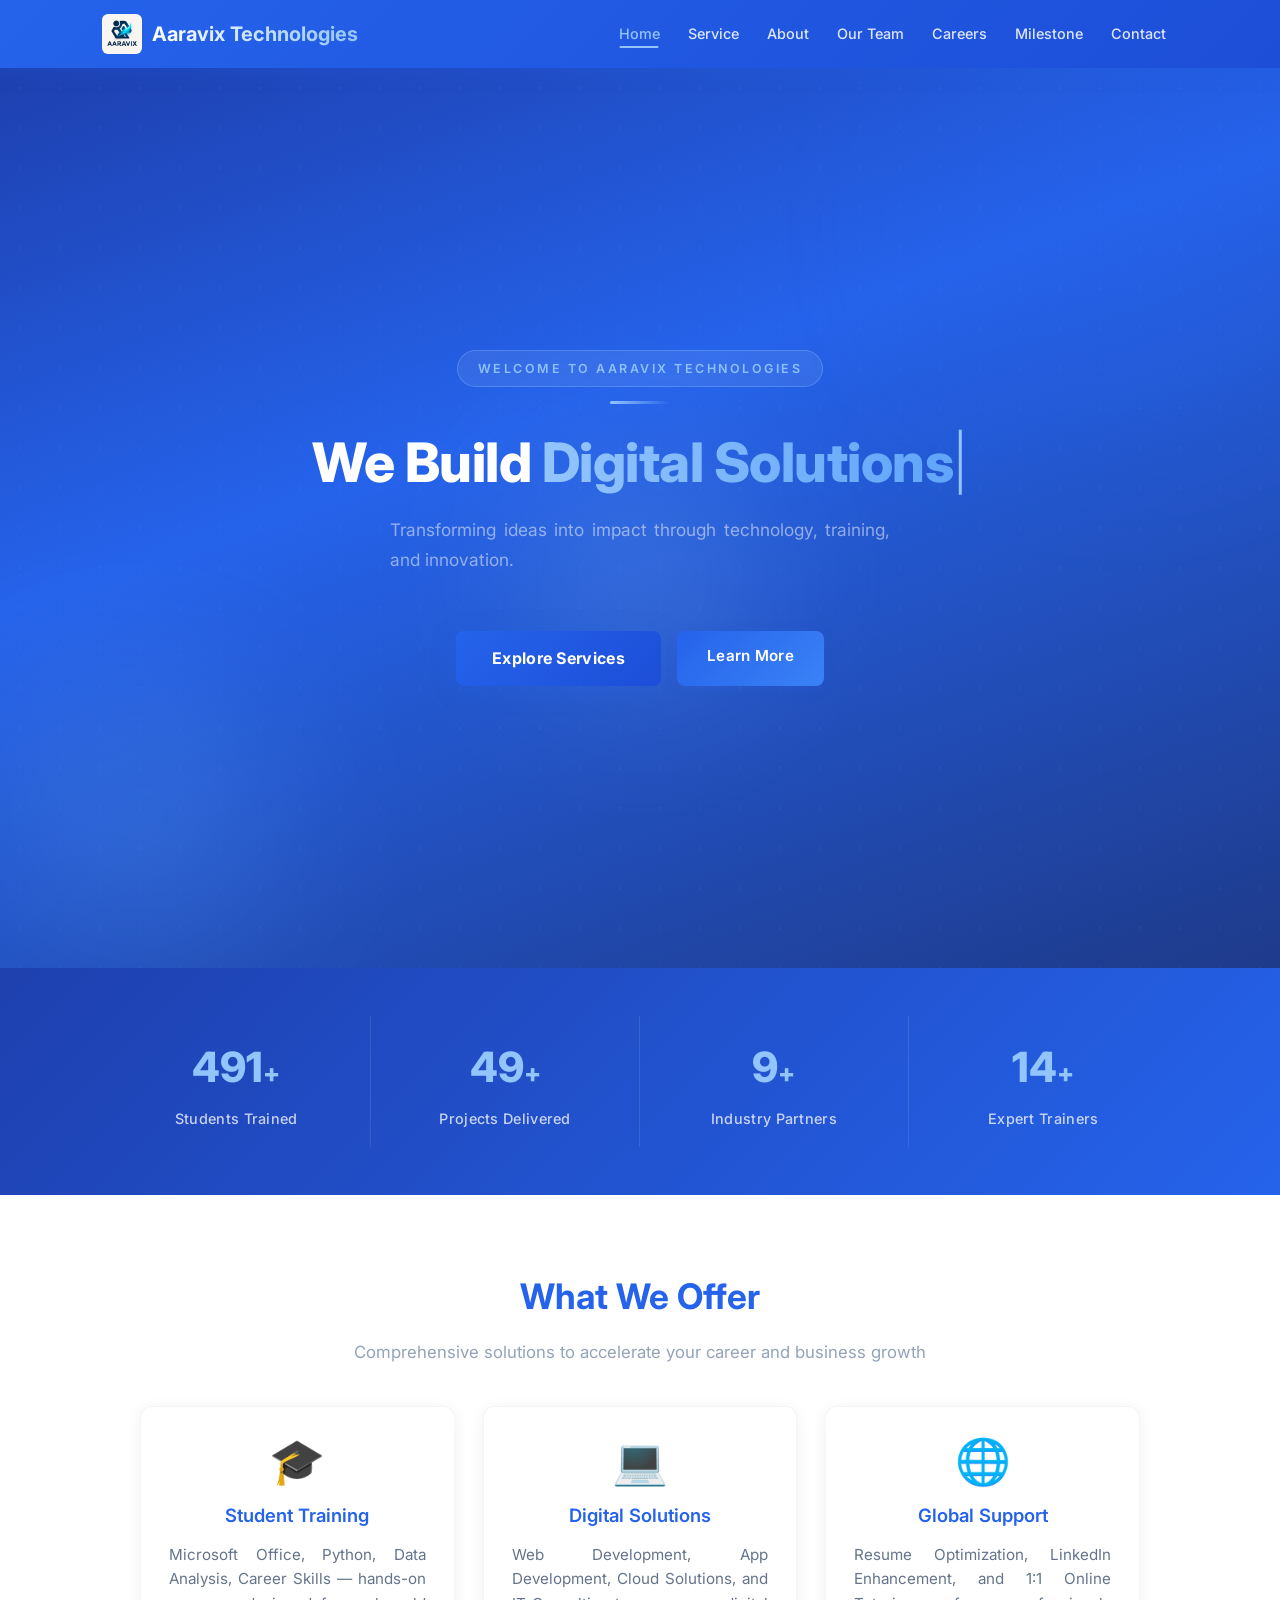
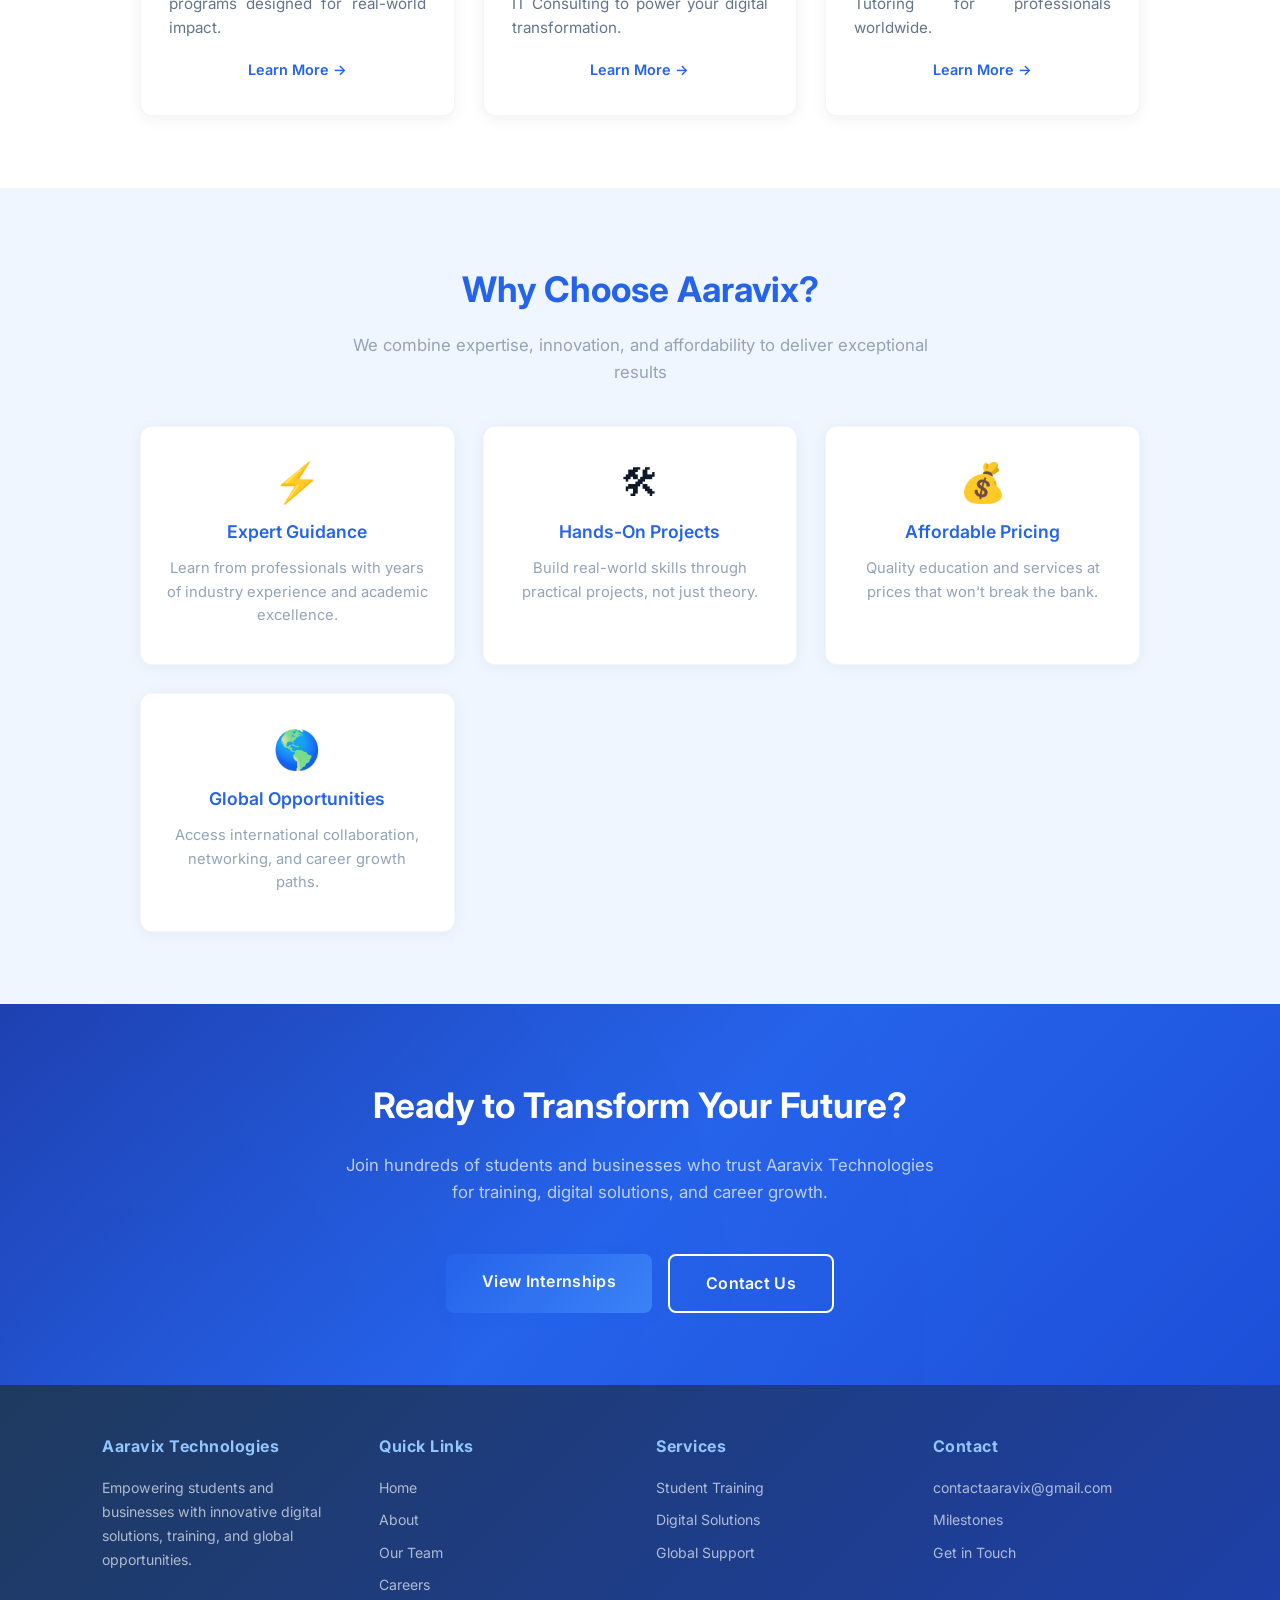
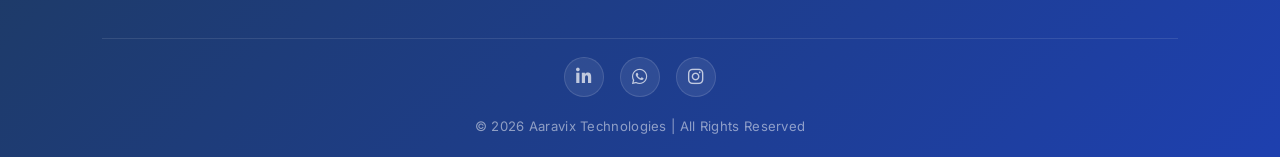
<file: index.html>
<!DOCTYPE html>
<html lang="en">
<head>
  <meta charset="UTF-8">
  <meta name="viewport" content="width=device-width, initial-scale=1.0">
  <title>Aaravix Technologies | AI, Data Science & Digital Solutions</title>
  <!-- SEO Meta Tags -->
  <meta name="description" content="Aaravix Technologies - Innovating the future with AI, Data Science, Digital Solutions, Training, Internships & Microsoft Courses.">
  <meta name="keywords" content="Aaravix Technologies, AI, Data Science, Digital Solutions, Internships, Microsoft Courses, Training">
  <meta name="author" content="Aaravix Technologies">
  <!-- Open Graph (Social Media Preview) -->
  <meta property="og:title" content="Aaravix Technologies">
  <meta property="og:description" content="Innovating the future with AI, Data Science, Digital Solutions & Training.">
  <meta property="og:image" content="logo.jpeg">
  <meta property="og:url" content="https://aaravix.com">
  <meta name="twitter:card" content="summary_large_image">
  <!-- PWA Manifest -->
  <link rel="manifest" href="manifest.json">
  <meta name="theme-color" content="#2563EB">
  <!-- Favicon -->
  <link rel="icon" href="logo.jpeg" type="image/png">
  <!-- CSS -->
  <link rel="stylesheet" href="style.css">
  <link rel="stylesheet" href="./FondStyles/all.min.css">
  <link rel="stylesheet" href="https://cdnjs.cloudflare.com/ajax/libs/font-awesome/6.5.0/css/all.min.css">
</head>
<body>
  <!-- Navbar -->
  <header>
    <nav class="navbar">
      <div class="logo">
        <img src="logo.jpeg" alt="Aaravix Logo">
        <h1>Aaravix Technologies</h1>
      </div>
      <ul class="nav-links">
        <li><a href="index.html" >Home</a></li>
        <li><a href="service.html">Service</a></li>
        <li><a href="about.html">About</a></li>
        <li><a href="ourteam.html">Our Team</a></li>
        <li><a href="careers.html">Careers</a></li>
        <li><a href="milestone.html">Milestone</a></li>
        <li><a href="contact.html">Contact</a></li>
      </ul>
      <!-- Mobile Hamburger -->
      <div class="hamburger">&#9776;</div>
    </nav>
  </header>

  <!-- Hero Section -->
  <section id="home" class="hero">
    <div class="hero-orb hero-orb-1"></div>
    <div class="hero-orb hero-orb-2"></div>
    <div class="hero-orb hero-orb-3"></div>
    <div class="hero-grid"></div>
    <div class="hero-text">
      <p class="hero-label">Welcome to Aaravix Technologies</p>
      <div class="hero-accent-line"></div>
      <h2>We Build <span class="typed-text"></span><span class="cursor-blink">|</span></h2>
      <p class="hero-desc">Transforming ideas into impact through technology, training, and innovation.</p>
      <div class="hero-buttons">
        <a href="service.html" class="btn btn-primary">Explore Services</a>
        <a href="about.html" class="btn btn-ghost">Learn More</a>
      </div>
    </div>
  </section>

  <!-- Stats Bar -->
  <section class="stats-bar">
    <div class="stat-item">
      <h3 class="stat-number" data-target="500">0</h3>
      <p>Students Trained</p>
    </div>
    <div class="stat-item">
      <h3 class="stat-number" data-target="50">0</h3>
      <p>Projects Delivered</p>
    </div>
    <div class="stat-item">
      <h3 class="stat-number" data-target="10">0</h3>
      <p>Industry Partners</p>
    </div>
    <div class="stat-item">
      <h3 class="stat-number" data-target="15">0</h3>
      <p>Expert Trainers</p>
    </div>
  </section>

  <!-- Services Preview -->
  <section class="home-services">
    <h2>What We Offer</h2>
    <p class="section-subtitle">Comprehensive solutions to accelerate your career and business growth</p>
    <div class="service-cards">
      <a href="studenttraining.html" class="card">
        <div class="card-icon">&#127891;</div>
        <h3>Student Training</h3>
        <p>Microsoft Office, Python, Data Analysis, Career Skills — hands-on programs designed for real-world impact.</p>
        <span class="learn-more">Learn More →</span>
      </a>
      <a href="digitalsolutions.html" class="card">
        <div class="card-icon">&#128187;</div>
        <h3>Digital Solutions</h3>
        <p>Web Development, App Development, Cloud Solutions, and IT Consulting to power your digital transformation.</p>
        <span class="learn-more">Learn More →</span>
      </a>
      <a href="globalservice.html" class="card">
        <div class="card-icon">&#127760;</div>
        <h3>Global Support</h3>
        <p>Resume Optimization, LinkedIn Enhancement, and 1:1 Online Tutoring for professionals worldwide.</p>
        <span class="learn-more">Learn More →</span>
      </a>
    </div>
  </section>

  <!-- Why Choose Us -->
  <section class="why-choose">
    <h2>Why Choose Aaravix?</h2>
    <p class="section-subtitle">We combine expertise, innovation, and affordability to deliver exceptional results</p>
    <div class="features-grid">
      <div class="feature-card">
        <div class="feature-icon">&#9889;</div>
        <h3>Expert Guidance</h3>
        <p>Learn from professionals with years of industry experience and academic excellence.</p>
      </div>
      <div class="feature-card">
        <div class="feature-icon">&#128736;</div>
        <h3>Hands-On Projects</h3>
        <p>Build real-world skills through practical projects, not just theory.</p>
      </div>
      <div class="feature-card">
        <div class="feature-icon">&#128176;</div>
        <h3>Affordable Pricing</h3>
        <p>Quality education and services at prices that won't break the bank.</p>
      </div>
      <div class="feature-card">
        <div class="feature-icon">&#127758;</div>
        <h3>Global Opportunities</h3>
        <p>Access international collaboration, networking, and career growth paths.</p>
      </div>
    </div>
  </section>

  <!-- CTA Section -->
  <section class="cta-section">
    <h2>Ready to Transform Your Future?</h2>
    <p>Join hundreds of students and businesses who trust Aaravix Technologies for training, digital solutions, and career growth.</p>
    <div class="cta-buttons">
      <a href="careers.html" class="btn btn-primary">View Internships</a>
      <a href="contact.html" class="btn btn-outline">Contact Us</a>
    </div>
  </section>

  <!-- Footer -->
  <footer>
    <div class="footer-grid">
      <div class="footer-col">
        <h4>Aaravix Technologies</h4>
        <p>Empowering students and businesses with innovative digital solutions, training, and global opportunities.</p>
      </div>
      <div class="footer-col">
        <h4>Quick Links</h4>
        <ul>
          <li><a href="index.html">Home</a></li>
          <li><a href="about.html">About</a></li>
          <li><a href="ourteam.html">Our Team</a></li>
          <li><a href="careers.html">Careers</a></li>
        </ul>
      </div>
      <div class="footer-col">
        <h4>Services</h4>
        <ul>
          <li><a href="studenttraining.html">Student Training</a></li>
          <li><a href="digitalsolutions.html">Digital Solutions</a></li>
          <li><a href="globalservice.html">Global Support</a></li>
        </ul>
      </div>
      <div class="footer-col">
        <h4>Contact</h4>
        <ul>
          <li><a href="mailto:contactaaravix@gmail.com">contactaaravix@gmail.com</a></li>
          <li><a href="milestone.html">Milestones</a></li>
          <li><a href="contact.html">Get in Touch</a></li>
        </ul>
      </div>
    </div>
    <div class="footer-bottom">
      <div class="footer-social-icons">
        <a href="https://www.linkedin.com/company/107547832/admin/dashboard/" target="_blank" rel="noopener noreferrer" aria-label="LinkedIn" class="social-linkedin"><i class="fa-brands fa-linkedin-in"></i></a>
        <a href="https://wa.me/916382928704" target="_blank" rel="noopener noreferrer" aria-label="WhatsApp" class="social-whatsapp"><i class="fa-brands fa-whatsapp"></i></a>
        <a href="https://www.instagram.com/aaravix_tech_official?igsh=MXdnOWgwZXdpa2Q3Zw==" target="_blank" rel="noopener noreferrer" aria-label="Instagram" class="social-instagram"><i class="fa-brands fa-instagram"></i></a>
      </div>
      <p>&copy; <script>document.write(new Date().getFullYear())</script> Aaravix Technologies | All Rights Reserved</p>
    </div>
  </footer>

  <script src="script.js" defer></script>
</body>
</html>
</file>
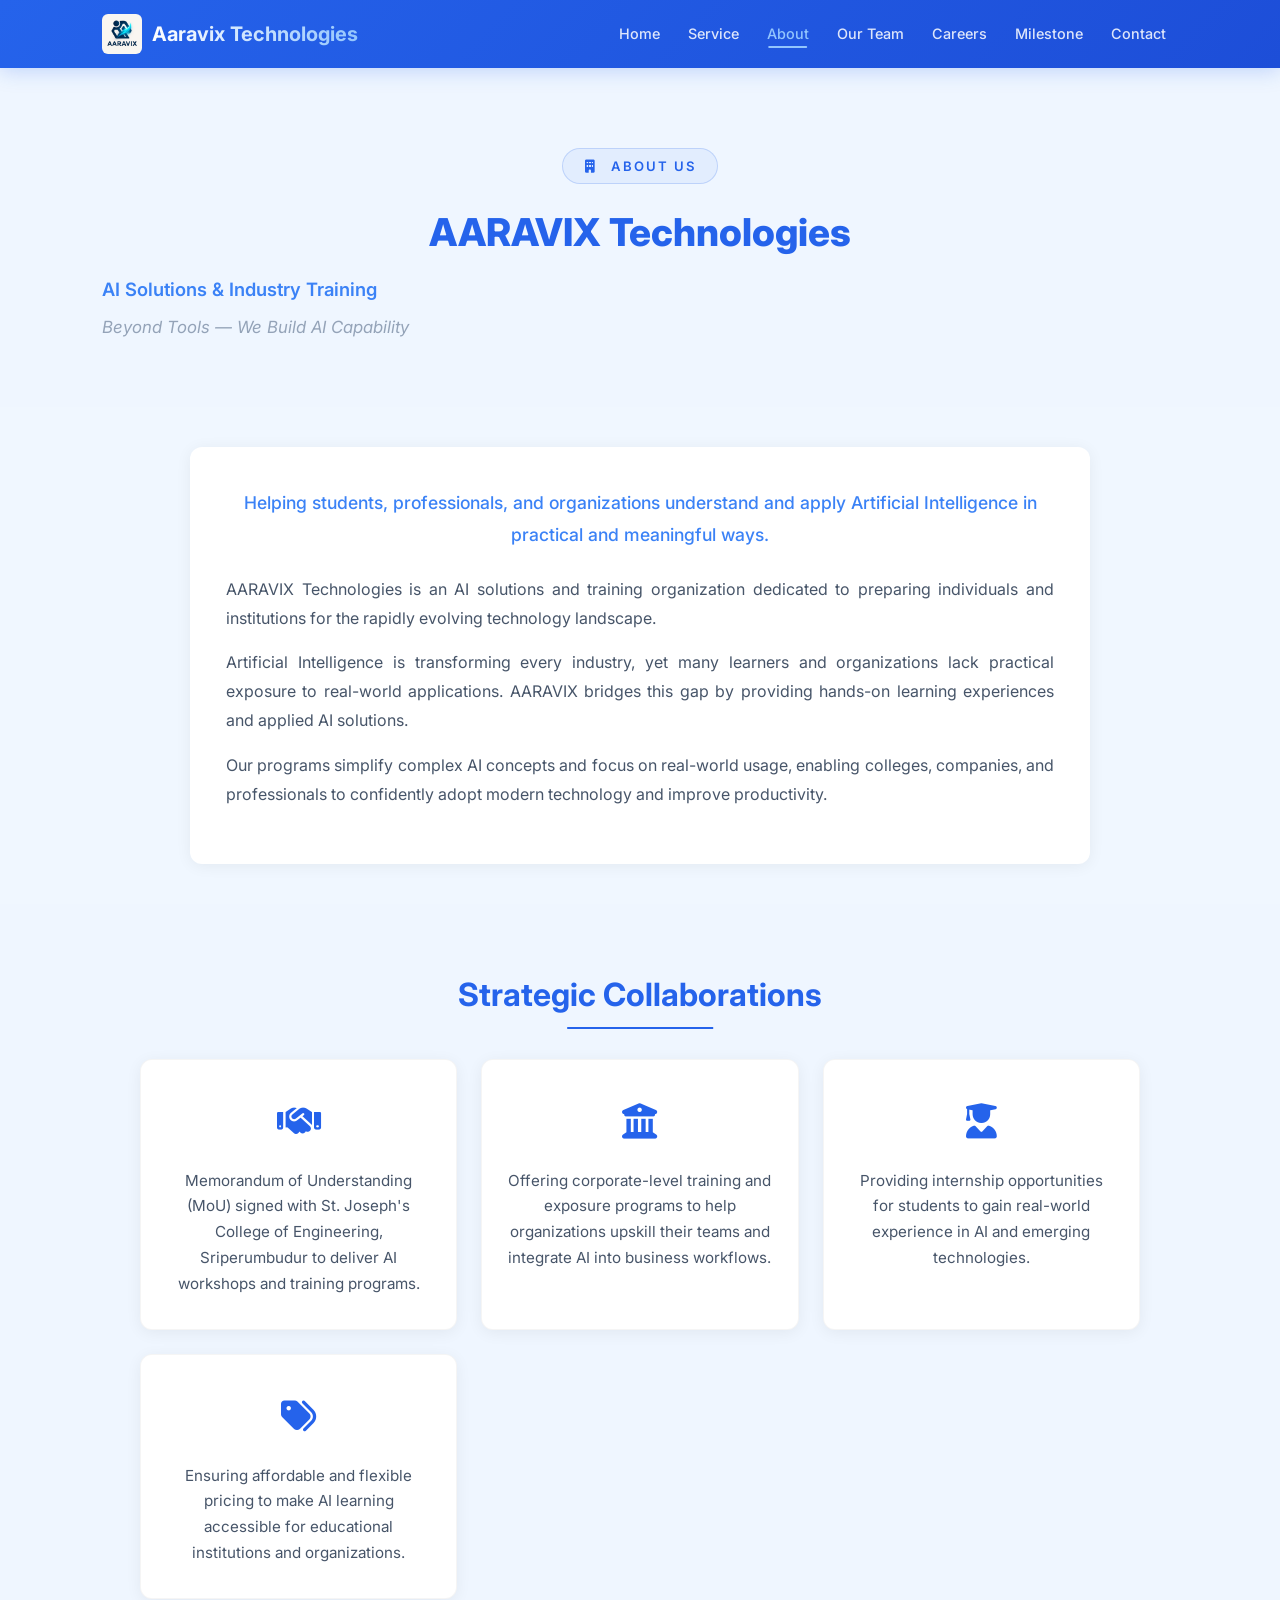
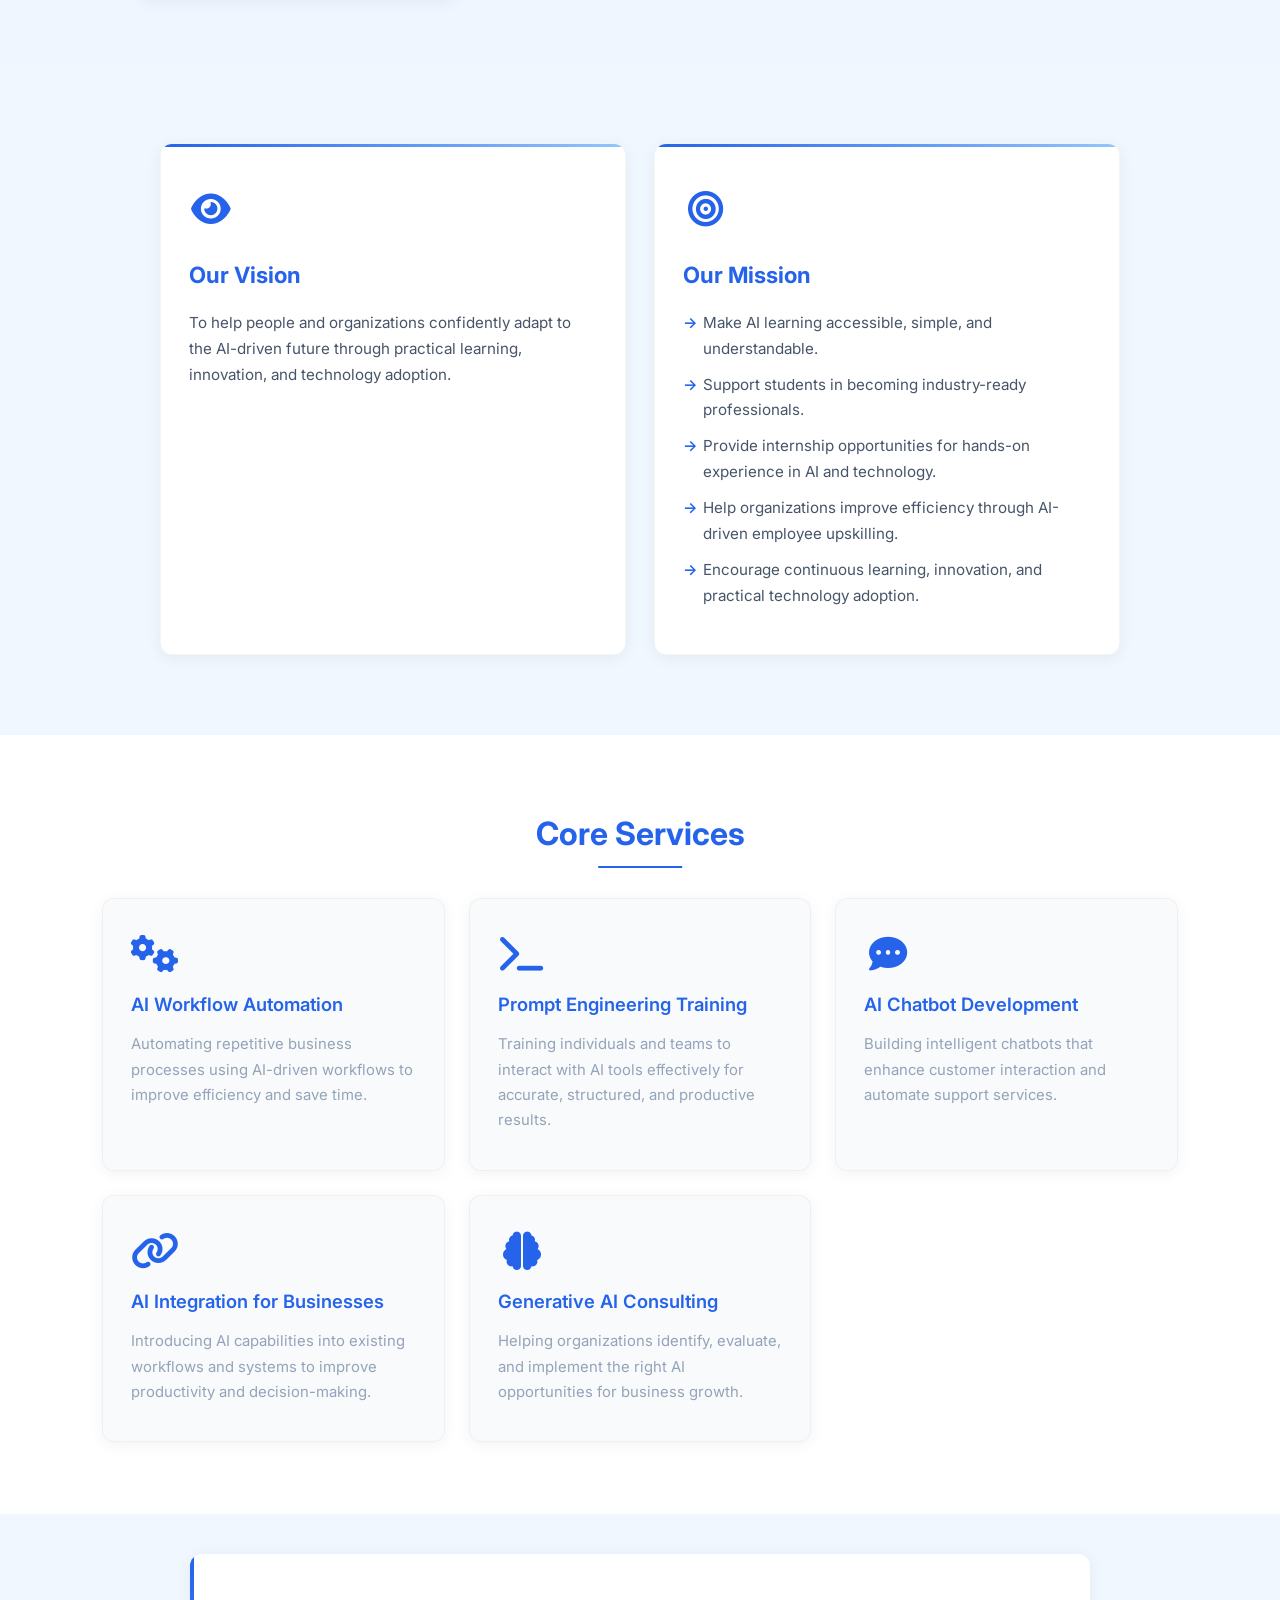
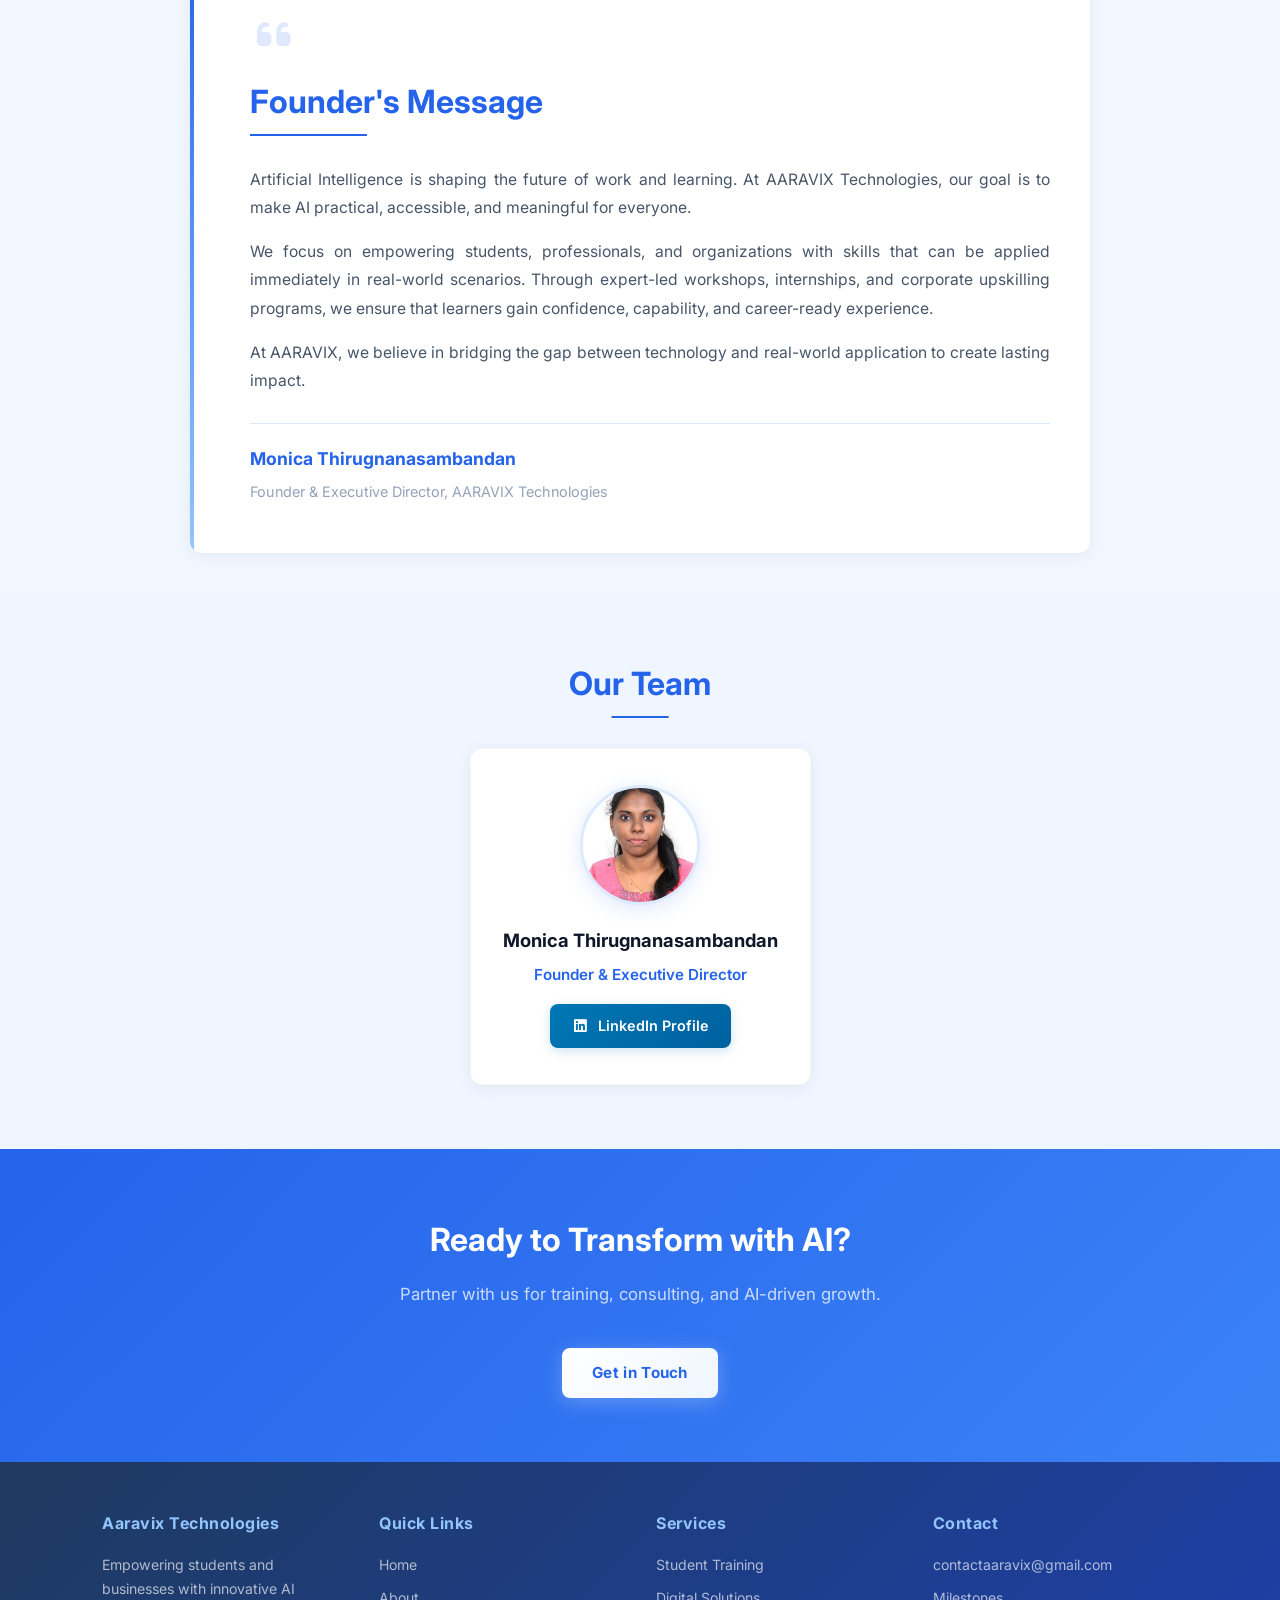
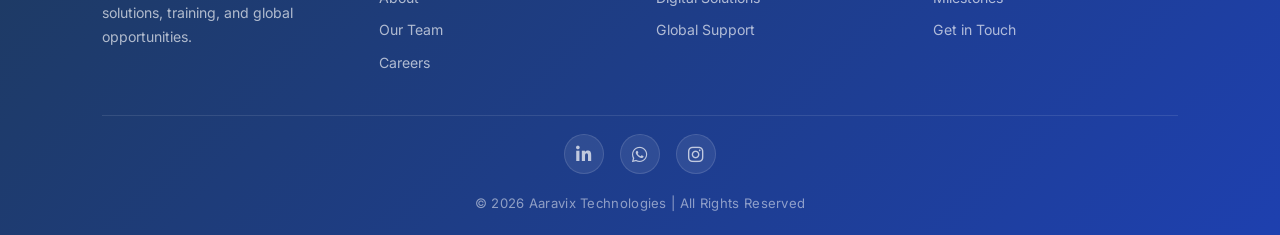
<file: about.html>
<!DOCTYPE html>
<html lang="en">
<head>
  <meta charset="UTF-8">
  <meta name="viewport" content="width=device-width, initial-scale=1.0">
  <title>AARAVIX Technologies | About — AI Solutions & Industry Training</title>
  <meta name="description" content="AARAVIX Technologies — AI solutions and training organization helping students, professionals, and organizations understand and apply Artificial Intelligence.">
  <link rel="stylesheet" href="style.css">
  <link rel="stylesheet" href="./FondStyles/all.min.css">
  <link rel="stylesheet" href="https://cdnjs.cloudflare.com/ajax/libs/font-awesome/6.5.0/css/all.min.css">
</head>
<body>
  <!-- Navbar -->
  <header>
    <nav class="navbar">
      <div class="logo">
        <img src="logo.jpeg" alt="Aaravix Logo">
        <h1>Aaravix Technologies</h1>
      </div>
      <ul class="nav-links">
        <li><a href="index.html">Home</a></li>
        <li><a href="service.html">Service</a></li>
        <li><a href="about.html" class="active">About</a></li>
        <li><a href="ourteam.html">Our Team</a></li>
        <li><a href="careers.html">Careers</a></li>
        <li><a href="milestone.html">Milestone</a></li>
        <li><a href="contact.html">Contact</a></li>
      </ul>
      <div class="hamburger">&#9776;</div>
    </nav>
  </header>

  <!-- About Hero Banner -->
  <section class="about-hero">
    <span class="about-label"><i class="fa-solid fa-building"></i> About Us</span>
    <h2>AARAVIX Technologies</h2>
    <p class="about-tagline">AI Solutions &amp; Industry Training</p>
    <p class="about-hero-desc">Beyond Tools — We Build AI Capability</p>
  </section>

  <!-- About Intro -->
  <section class="about-intro">
    <div class="about-intro-content">
      <p>Helping students, professionals, and organizations understand and apply Artificial Intelligence in practical and meaningful ways.</p>
      <p>AARAVIX Technologies is an AI solutions and training organization dedicated to preparing individuals and institutions for the rapidly evolving technology landscape.</p>
      <p>Artificial Intelligence is transforming every industry, yet many learners and organizations lack practical exposure to real-world applications. AARAVIX bridges this gap by providing hands-on learning experiences and applied AI solutions.</p>
      <p>Our programs simplify complex AI concepts and focus on real-world usage, enabling colleges, companies, and professionals to confidently adopt modern technology and improve productivity.</p>
    </div>
  </section>

  <!-- Strategic Collaborations -->
  <section class="about-collabs">
    <h2 class="about-section-title">Strategic Collaborations</h2>
    <div class="collab-grid">
      <div class="collab-item">
        <div class="collab-icon"><i class="fa-solid fa-handshake"></i></div>
        <p>Memorandum of Understanding (MoU) signed with St. Joseph's College of Engineering, Sriperumbudur to deliver AI workshops and training programs.</p>
      </div>
      <div class="collab-item">
        <div class="collab-icon"><i class="fa-solid fa-building-columns"></i></div>
        <p>Offering corporate-level training and exposure programs to help organizations upskill their teams and integrate AI into business workflows.</p>
      </div>
      <div class="collab-item">
        <div class="collab-icon"><i class="fa-solid fa-user-graduate"></i></div>
        <p>Providing internship opportunities for students to gain real-world experience in AI and emerging technologies.</p>
      </div>
      <div class="collab-item">
        <div class="collab-icon"><i class="fa-solid fa-tags"></i></div>
        <p>Ensuring affordable and flexible pricing to make AI learning accessible for educational institutions and organizations.</p>
      </div>
    </div>
  </section>

  <!-- Vision & Mission -->
  <section class="about-vm-section">
    <div class="vm-grid">
      <div class="vm-card vision-card">
        <div class="vm-icon"><i class="fa-solid fa-eye"></i></div>
        <h3>Our Vision</h3>
        <p>To help people and organizations confidently adapt to the AI-driven future through practical learning, innovation, and technology adoption.</p>
      </div>
      <div class="vm-card mission-card">
        <div class="vm-icon"><i class="fa-solid fa-bullseye"></i></div>
        <h3>Our Mission</h3>
        <ul>
          <li>Make AI learning accessible, simple, and understandable.</li>
          <li>Support students in becoming industry-ready professionals.</li>
          <li>Provide internship opportunities for hands-on experience in AI and technology.</li>
          <li>Help organizations improve efficiency through AI-driven employee upskilling.</li>
          <li>Encourage continuous learning, innovation, and practical technology adoption.</li>
        </ul>
      </div>
    </div>
  </section>

  <!-- Core Services -->
  <section class="about-services-section">
    <h2 class="about-section-title">Core Services</h2>
    <div class="about-services-grid">
      <div class="about-service-card">
        <div class="about-service-icon"><i class="fa-solid fa-gears"></i></div>
        <h3>AI Workflow Automation</h3>
        <p>Automating repetitive business processes using AI-driven workflows to improve efficiency and save time.</p>
      </div>
      <div class="about-service-card">
        <div class="about-service-icon"><i class="fa-solid fa-terminal"></i></div>
        <h3>Prompt Engineering Training</h3>
        <p>Training individuals and teams to interact with AI tools effectively for accurate, structured, and productive results.</p>
      </div>
      <div class="about-service-card">
        <div class="about-service-icon"><i class="fa-solid fa-comment-dots"></i></div>
        <h3>AI Chatbot Development</h3>
        <p>Building intelligent chatbots that enhance customer interaction and automate support services.</p>
      </div>
      <div class="about-service-card">
        <div class="about-service-icon"><i class="fa-solid fa-link"></i></div>
        <h3>AI Integration for Businesses</h3>
        <p>Introducing AI capabilities into existing workflows and systems to improve productivity and decision-making.</p>
      </div>
      <div class="about-service-card">
        <div class="about-service-icon"><i class="fa-solid fa-brain"></i></div>
        <h3>Generative AI Consulting</h3>
        <p>Helping organizations identify, evaluate, and implement the right AI opportunities for business growth.</p>
      </div>
    </div>
  </section>

  <!-- Founder's Message -->
  <section class="about-founder">
    <div class="founder-content">
      <div class="founder-icon"><i class="fa-solid fa-quote-left"></i></div>
      <h2 class="about-section-title">Founder's Message</h2>
      <p>Artificial Intelligence is shaping the future of work and learning. At AARAVIX Technologies, our goal is to make AI practical, accessible, and meaningful for everyone.</p>
      <p>We focus on empowering students, professionals, and organizations with skills that can be applied immediately in real-world scenarios. Through expert-led workshops, internships, and corporate upskilling programs, we ensure that learners gain confidence, capability, and career-ready experience.</p>
      <p>At AARAVIX, we believe in bridging the gap between technology and real-world application to create lasting impact.</p>
      <div class="founder-signature">
        <strong>Monica Thirugnanasambandan</strong>
        <span>Founder &amp; Executive Director, AARAVIX Technologies</span>
      </div>
    </div>
  </section>

  <!-- Our Team (Single member as specified) -->
  <section class="about-team-section">
    <h2 class="about-section-title">Our Team</h2>
    <div class="about-team-grid">
      <div class="about-team-card">
        <img src="Team/Monica.jpeg" alt="Monica Thirugnanasambandan" class="about-team-img">
        <h3>Monica Thirugnanasambandan</h3>
        <p class="about-team-role">Founder &amp; Executive Director</p>
        <div class="about-team-social">
          <a href="#" target="_blank" rel="noopener noreferrer" aria-label="LinkedIn Profile">
            <i class="fa-brands fa-linkedin"></i> LinkedIn Profile
          </a>
        </div>
      </div>
    </div>
  </section>

  <!-- CTA -->
  <section class="about-cta">
    <h2>Ready to Transform with AI?</h2>
    <p>Partner with us for training, consulting, and AI-driven growth.</p>
    <a href="contact.html" class="btn">Get in Touch</a>
  </section>

  <!-- Footer -->
  <footer>
    <div class="footer-grid">
      <div class="footer-col">
        <h4>Aaravix Technologies</h4>
        <p>Empowering students and businesses with innovative AI solutions, training, and global opportunities.</p>
      </div>
      <div class="footer-col">
        <h4>Quick Links</h4>
        <ul>
          <li><a href="index.html">Home</a></li>
          <li><a href="about.html">About</a></li>
          <li><a href="ourteam.html">Our Team</a></li>
          <li><a href="careers.html">Careers</a></li>
        </ul>
      </div>
      <div class="footer-col">
        <h4>Services</h4>
        <ul>
          <li><a href="studenttraining.html">Student Training</a></li>
          <li><a href="digitalsolutions.html">Digital Solutions</a></li>
          <li><a href="globalservice.html">Global Support</a></li>
        </ul>
      </div>
      <div class="footer-col">
        <h4>Contact</h4>
        <ul>
          <li><a href="mailto:contactaaravix@gmail.com">contactaaravix@gmail.com</a></li>
          <li><a href="milestone.html">Milestones</a></li>
          <li><a href="contact.html">Get in Touch</a></li>
        </ul>
      </div>
    </div>
    <div class="footer-bottom">
      <div class="footer-social-icons">
        <a href="https://www.linkedin.com/company/107547832/admin/dashboard/" target="_blank" rel="noopener noreferrer" aria-label="LinkedIn" class="social-linkedin"><i class="fa-brands fa-linkedin-in"></i></a>
        <a href="https://wa.me/916382928704" target="_blank" rel="noopener noreferrer" aria-label="WhatsApp" class="social-whatsapp"><i class="fa-brands fa-whatsapp"></i></a>
        <a href="https://www.instagram.com/aaravix_tech_official?igsh=MXdnOWgwZXdpa2Q3Zw==" target="_blank" rel="noopener noreferrer" aria-label="Instagram" class="social-instagram"><i class="fa-brands fa-instagram"></i></a>
      </div>
      <p>&copy; <script>document.write(new Date().getFullYear())</script> Aaravix Technologies | All Rights Reserved</p>
    </div>
  </footer>

  <script src="script.js" defer></script>
</body>
</html>
</file>
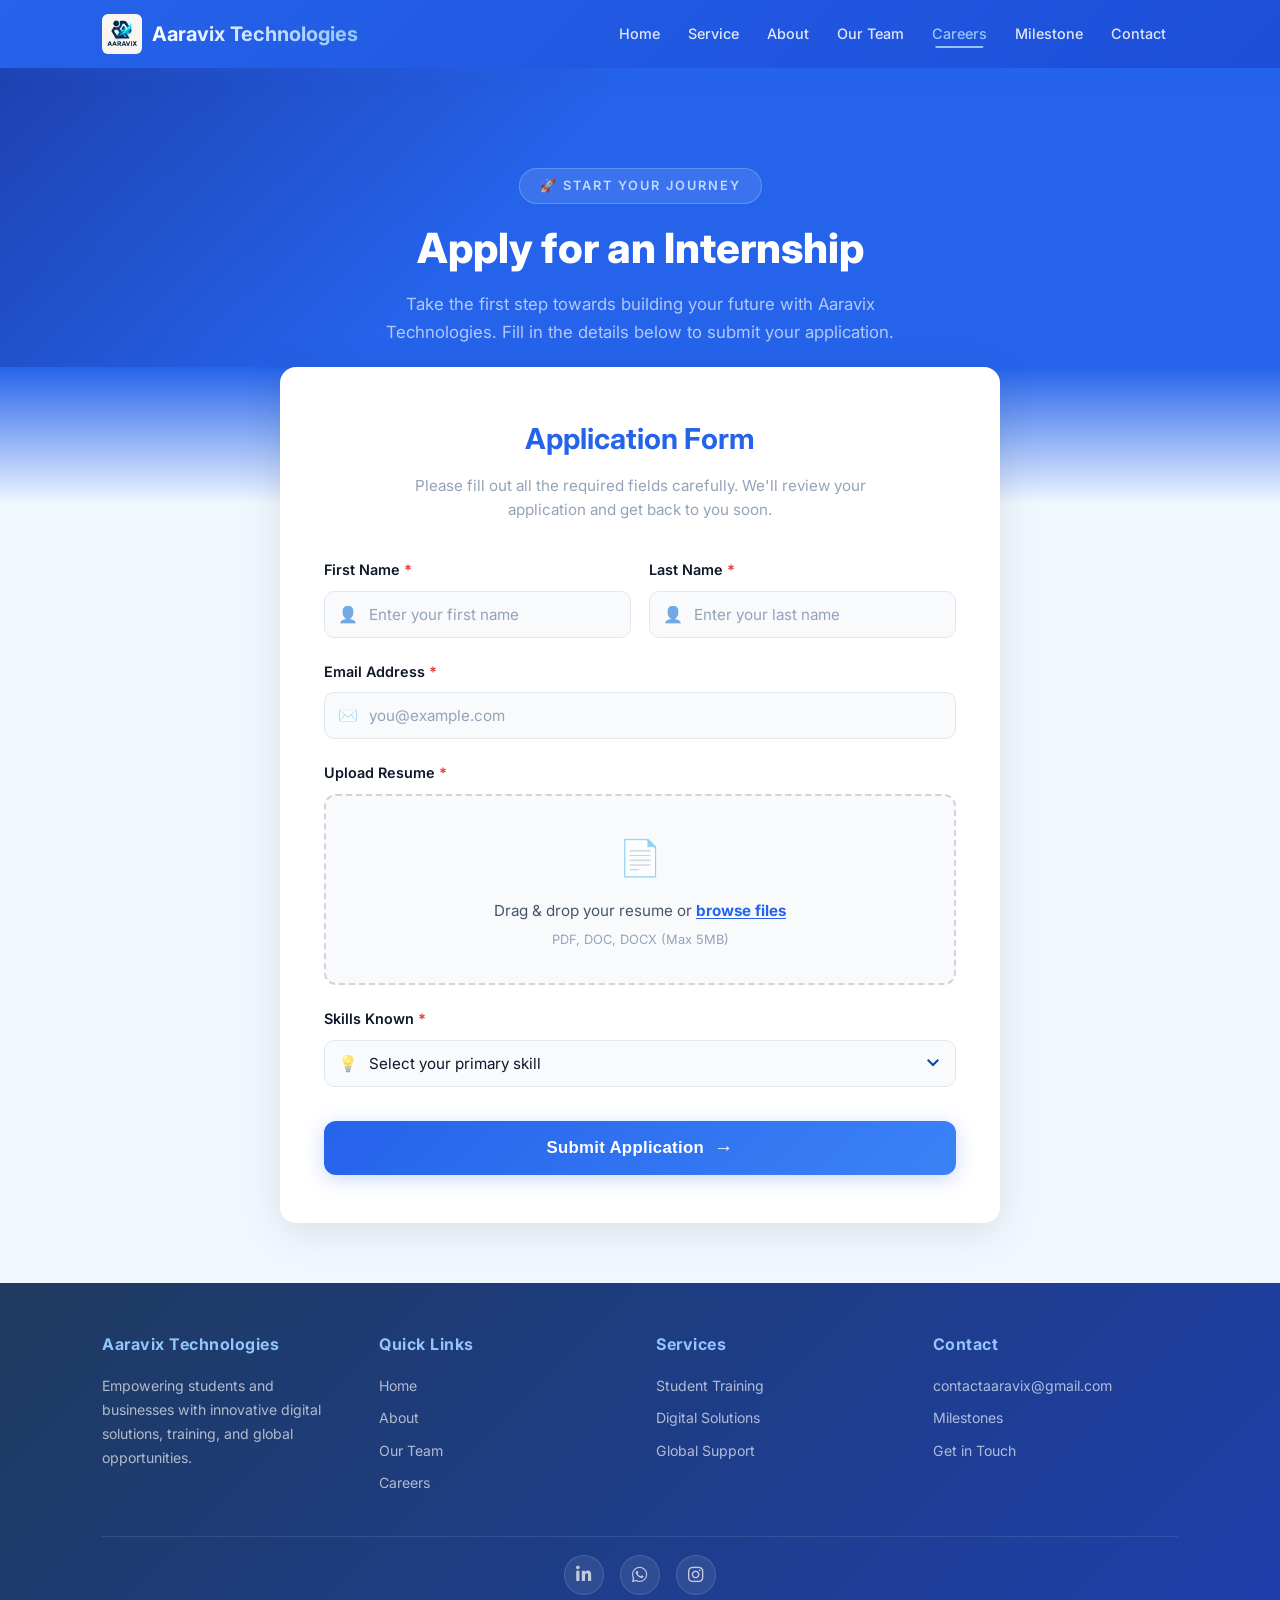
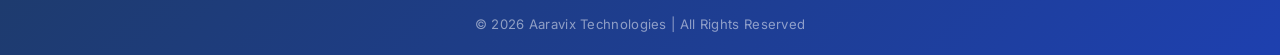
<file: apply.html>
<!DOCTYPE html>
<html lang="en">
<head>
  <meta charset="UTF-8">
  <meta name="viewport" content="width=device-width, initial-scale=1.0">
  <title>Apply Now | Aaravix Technologies</title>
  <meta name="description" content="Apply for internships and career opportunities at Aaravix Technologies. Submit your application today.">
  <link rel="stylesheet" href="style.css">
  <link rel="stylesheet" href="./FondStyles/all.min.css">
  <link rel="stylesheet" href="https://cdnjs.cloudflare.com/ajax/libs/font-awesome/6.5.0/css/all.min.css">
</head>
<body>

  <!-- Navbar -->
  <header>
    <nav class="navbar">
      <div class="logo">
        <img src="logo.jpeg" alt="Aaravix Logo">
        <h1>Aaravix Technologies</h1>
      </div>
      <ul class="nav-links">
        <li><a href="index.html">Home</a></li>
        <li><a href="service.html">Service</a></li>
        <li><a href="about.html">About</a></li>
        <li><a href="ourteam.html">Our Team</a></li>
        <li><a href="careers.html" class="active">Careers</a></li>
        <li><a href="milestone.html">Milestone</a></li>
        <li><a href="contact.html">Contact</a></li>
      </ul>
      <div class="hamburger">&#9776;</div>
    </nav>
  </header>

  <!-- Apply Hero Banner -->
  <section class="apply-hero">
    <div class="apply-hero-overlay"></div>
    <div class="apply-hero-content">
      <span class="apply-badge">🚀 Start Your Journey</span>
      <h2 id="hero-title">Apply for an Internship</h2>
      <p>Take the first step towards building your future with Aaravix Technologies. Fill in the details below to submit your application.</p>
    </div>
  </section>

  <!-- Application Form Section -->
  <section class="apply-section">
    <div class="apply-container">
      <!-- Internship Details Card (populated via JS from URL params) -->
      <div class="internship-detail-card" id="internship-detail-card" style="display:none;">
        <div class="detail-card-header">
          <span class="detail-card-icon">🎓</span>
          <h3 id="detail-title"></h3>
        </div>
        <p class="detail-description" id="detail-desc"></p>
      </div>

      <div class="apply-form-header">
        <h2>Application Form</h2>
        <p>Please fill out all the required fields carefully. We'll review your application and get back to you soon.</p>
      </div>

      <form id="apply-form" class="apply-form" enctype="multipart/form-data">
        <!-- Name Row -->
        <div class="form-row">
          <div class="form-group">
            <label for="first-name">First Name <span class="required">*</span></label>
            <div class="input-wrapper">
              <span class="input-icon">👤</span>
              <input type="text" id="first-name" name="first_name" placeholder="Enter your first name" required>
            </div>
          </div>
          <div class="form-group">
            <label for="last-name">Last Name <span class="required">*</span></label>
            <div class="input-wrapper">
              <span class="input-icon">👤</span>
              <input type="text" id="last-name" name="last_name" placeholder="Enter your last name" required>
            </div>
          </div>
        </div>

        <!-- Email -->
        <div class="form-group">
          <label for="apply-email">Email Address <span class="required">*</span></label>
          <div class="input-wrapper">
            <span class="input-icon">✉️</span>
            <input type="email" id="apply-email" name="email" placeholder="you@example.com" required>
          </div>
        </div>

        <!-- Resume Upload -->
        <div class="form-group">
          <label for="resume">Upload Resume <span class="required">*</span></label>
          <div class="file-upload-wrapper" id="file-upload-wrapper">
            <input type="file" id="resume" name="resume" accept=".pdf,.doc,.docx" required>
            <div class="file-upload-label">
              <span class="upload-icon">📄</span>
              <span class="upload-text">Drag & drop your resume or <strong>browse files</strong></span>
              <span class="upload-hint">PDF, DOC, DOCX (Max 5MB)</span>
            </div>
            <div class="file-chosen" id="file-chosen" style="display:none;">
              <span class="file-icon">✅</span>
              <span class="file-name" id="file-name"></span>
              <button type="button" class="file-remove" id="file-remove">✕</button>
            </div>
          </div>
        </div>

        <!-- Skills Known Dropdown -->
        <div class="form-group">
          <label for="skills">Skills Known <span class="required">*</span></label>
          <div class="input-wrapper select-wrapper">
            <span class="input-icon">💡</span>
            <select id="skills" name="skills" required>
              <option value="" disabled selected>Select your primary skill</option>
              <option value="HTML & CSS">HTML & CSS</option>
              <option value="JavaScript">JavaScript</option>
              <option value="React.js">React.js</option>
              <option value="Node.js">Node.js</option>
              <option value="Python">Python</option>
              <option value="Data Analytics">Data Analytics</option>
              <option value="Machine Learning">Machine Learning</option>
              <option value="SQL">SQL</option>
              <option value="Power BI">Power BI</option>
              <option value="Cloud Computing (AWS)">Cloud Computing (AWS)</option>
              <option value="Microsoft Office">Microsoft Office</option>
              <option value="Java">Java</option>
              <option value="C / C++">C / C++</option>
              <option value="Other">Other</option>
            </select>
          </div>
        </div>

        <!-- Submit Button -->
        <button type="submit" class="btn apply-submit-btn" id="apply-submit-btn">
          <span class="btn-text">Submit Application</span>
          <span class="btn-icon">→</span>
        </button>
      </form>

      <!-- Success Message (hidden by default) -->
      <div class="apply-success" id="apply-success" style="display:none;">
        <div class="success-icon">🎉</div>
        <h3>Application Submitted!</h3>
        <p>Thank you for applying. Our team will review your application and reach out to you soon.</p>
        <a href="careers.html" class="btn">Back to Careers</a>
      </div>
    </div>
  </section>

  <!-- Footer -->
  <footer>
    <div class="footer-grid">
      <div class="footer-col">
        <h4>Aaravix Technologies</h4>
        <p>Empowering students and businesses with innovative digital solutions, training, and global opportunities.</p>
      </div>
      <div class="footer-col">
        <h4>Quick Links</h4>
        <ul>
          <li><a href="index.html">Home</a></li>
          <li><a href="about.html">About</a></li>
          <li><a href="ourteam.html">Our Team</a></li>
          <li><a href="careers.html">Careers</a></li>
        </ul>
      </div>
      <div class="footer-col">
        <h4>Services</h4>
        <ul>
          <li><a href="studenttraining.html">Student Training</a></li>
          <li><a href="digitalsolutions.html">Digital Solutions</a></li>
          <li><a href="globalservice.html">Global Support</a></li>
        </ul>
      </div>
      <div class="footer-col">
        <h4>Contact</h4>
        <ul>
          <li><a href="mailto:contactaaravix@gmail.com">contactaaravix@gmail.com</a></li>
          <li><a href="milestone.html">Milestones</a></li>
          <li><a href="contact.html">Get in Touch</a></li>
        </ul>
      </div>
    </div>
    <div class="footer-bottom">
      <div class="footer-social-icons">
        <a href="https://www.linkedin.com/company/107547832/admin/dashboard/" target="_blank" rel="noopener noreferrer" aria-label="LinkedIn" class="social-linkedin"><i class="fa-brands fa-linkedin-in"></i></a>
        <a href="https://wa.me/916382928704" target="_blank" rel="noopener noreferrer" aria-label="WhatsApp" class="social-whatsapp"><i class="fa-brands fa-whatsapp"></i></a>
        <a href="https://www.instagram.com/aaravix_tech_official?igsh=MXdnOWgwZXdpa2Q3Zw==" target="_blank" rel="noopener noreferrer" aria-label="Instagram" class="social-instagram"><i class="fa-brands fa-instagram"></i></a>
      </div>
      <p>&copy; <script>document.write(new Date().getFullYear())</script> Aaravix Technologies | All Rights Reserved</p>
    </div>
  </footer>

  <script src="script.js" defer></script>
  <script>
    // ===== Read URL parameters and populate internship details =====
    const urlParams = new URLSearchParams(window.location.search);
    const internTitle = urlParams.get('title');
    const internDesc = urlParams.get('desc');

    if (internTitle) {
      // Update hero title
      const heroTitle = document.getElementById('hero-title');
      if (heroTitle) heroTitle.textContent = 'Apply for ' + internTitle;

      // Update page title
      document.title = internTitle + ' — Apply | Aaravix Technologies';

      // Show and populate internship detail card
      const detailCard = document.getElementById('internship-detail-card');
      document.getElementById('detail-title').textContent = internTitle;
      document.getElementById('detail-desc').textContent = internDesc || '';
      detailCard.style.display = 'block';
    }

    // ===== File upload display logic =====
    const fileInput = document.getElementById('resume');
    const fileUploadWrapper = document.getElementById('file-upload-wrapper');
    const fileChosen = document.getElementById('file-chosen');
    const fileName = document.getElementById('file-name');
    const fileRemove = document.getElementById('file-remove');

    if (fileInput) {
      fileInput.addEventListener('change', function () {
        if (this.files && this.files.length > 0) {
          fileName.textContent = this.files[0].name;
          fileChosen.style.display = 'flex';
          fileUploadWrapper.classList.add('has-file');
        }
      });

      fileRemove.addEventListener('click', function () {
        fileInput.value = '';
        fileChosen.style.display = 'none';
        fileUploadWrapper.classList.remove('has-file');
      });

      // Drag and drop visual effect
      fileUploadWrapper.addEventListener('dragover', (e) => {
        e.preventDefault();
        fileUploadWrapper.classList.add('drag-over');
      });

      fileUploadWrapper.addEventListener('dragleave', () => {
        fileUploadWrapper.classList.remove('drag-over');
      });

      fileUploadWrapper.addEventListener('drop', (e) => {
        e.preventDefault();
        fileUploadWrapper.classList.remove('drag-over');
        if (e.dataTransfer.files.length > 0) {
          fileInput.files = e.dataTransfer.files;
          fileName.textContent = e.dataTransfer.files[0].name;
          fileChosen.style.display = 'flex';
          fileUploadWrapper.classList.add('has-file');
        }
      });
    }

    // ===== Form submission feedback =====
    const applyForm = document.getElementById('apply-form');
    const applySuccess = document.getElementById('apply-success');
    
    // Dynamically detect API BASE URL
    const IS_LOCAL_DEV = window.location.protocol === 'file:' || 
        (window.location.protocol === 'http:' && window.location.port !== '8000' && (window.location.hostname === 'localhost' || window.location.hostname === '127.0.0.1'));
    const API_BASE = IS_LOCAL_DEV ? 'http://localhost:8000/api' : '/api';

    if (applyForm) {
      applyForm.addEventListener('submit', async function (e) {
        e.preventDefault();
        
        const submitBtn = document.getElementById('apply-submit-btn');
        const originalText = submitBtn.innerHTML;
        submitBtn.innerHTML = 'Submitting...';
        submitBtn.disabled = true;

        try {
            const formData = new FormData(applyForm);
            
            const response = await fetch(`${API_BASE}/applications/`, {
                method: 'POST',
                body: formData
            });

            if (!response.ok) {
                const errorData = await response.json().catch(() => ({}));
                throw new Error(errorData.detail || 'Failed to submit application');
            }

            // Animate out form
            applyForm.style.opacity = '0';
            applyForm.style.transform = 'translateY(-20px)';
            setTimeout(() => {
              applyForm.style.display = 'none';
              applySuccess.style.display = 'block';
              applySuccess.style.animation = 'fadeSlideUp 0.6s ease forwards';
            }, 400);

        } catch (error) {
            console.error('Submission error:', error);
            alert('There was an error submitting your application: ' + error.message);
            submitBtn.innerHTML = originalText;
            submitBtn.disabled = false;
        }
      });
    }
  </script>
</body>
</html>
</file>
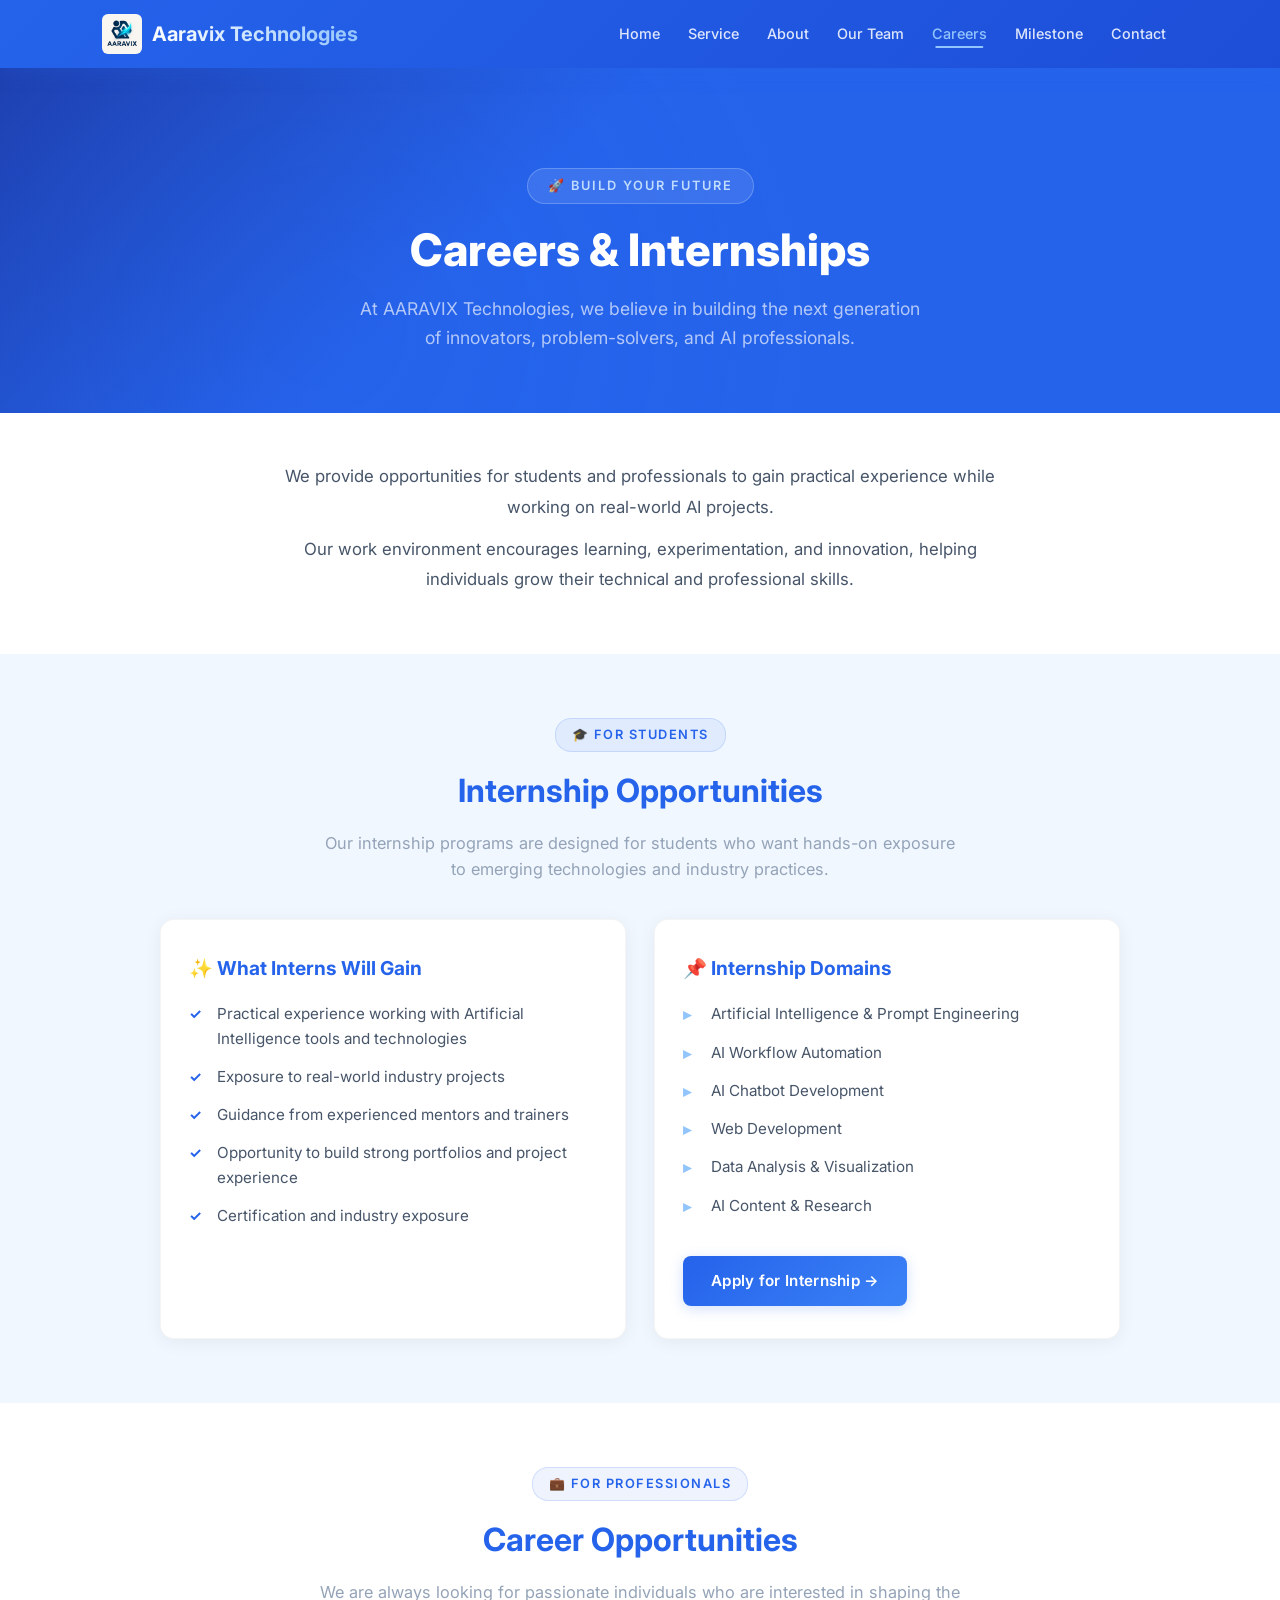
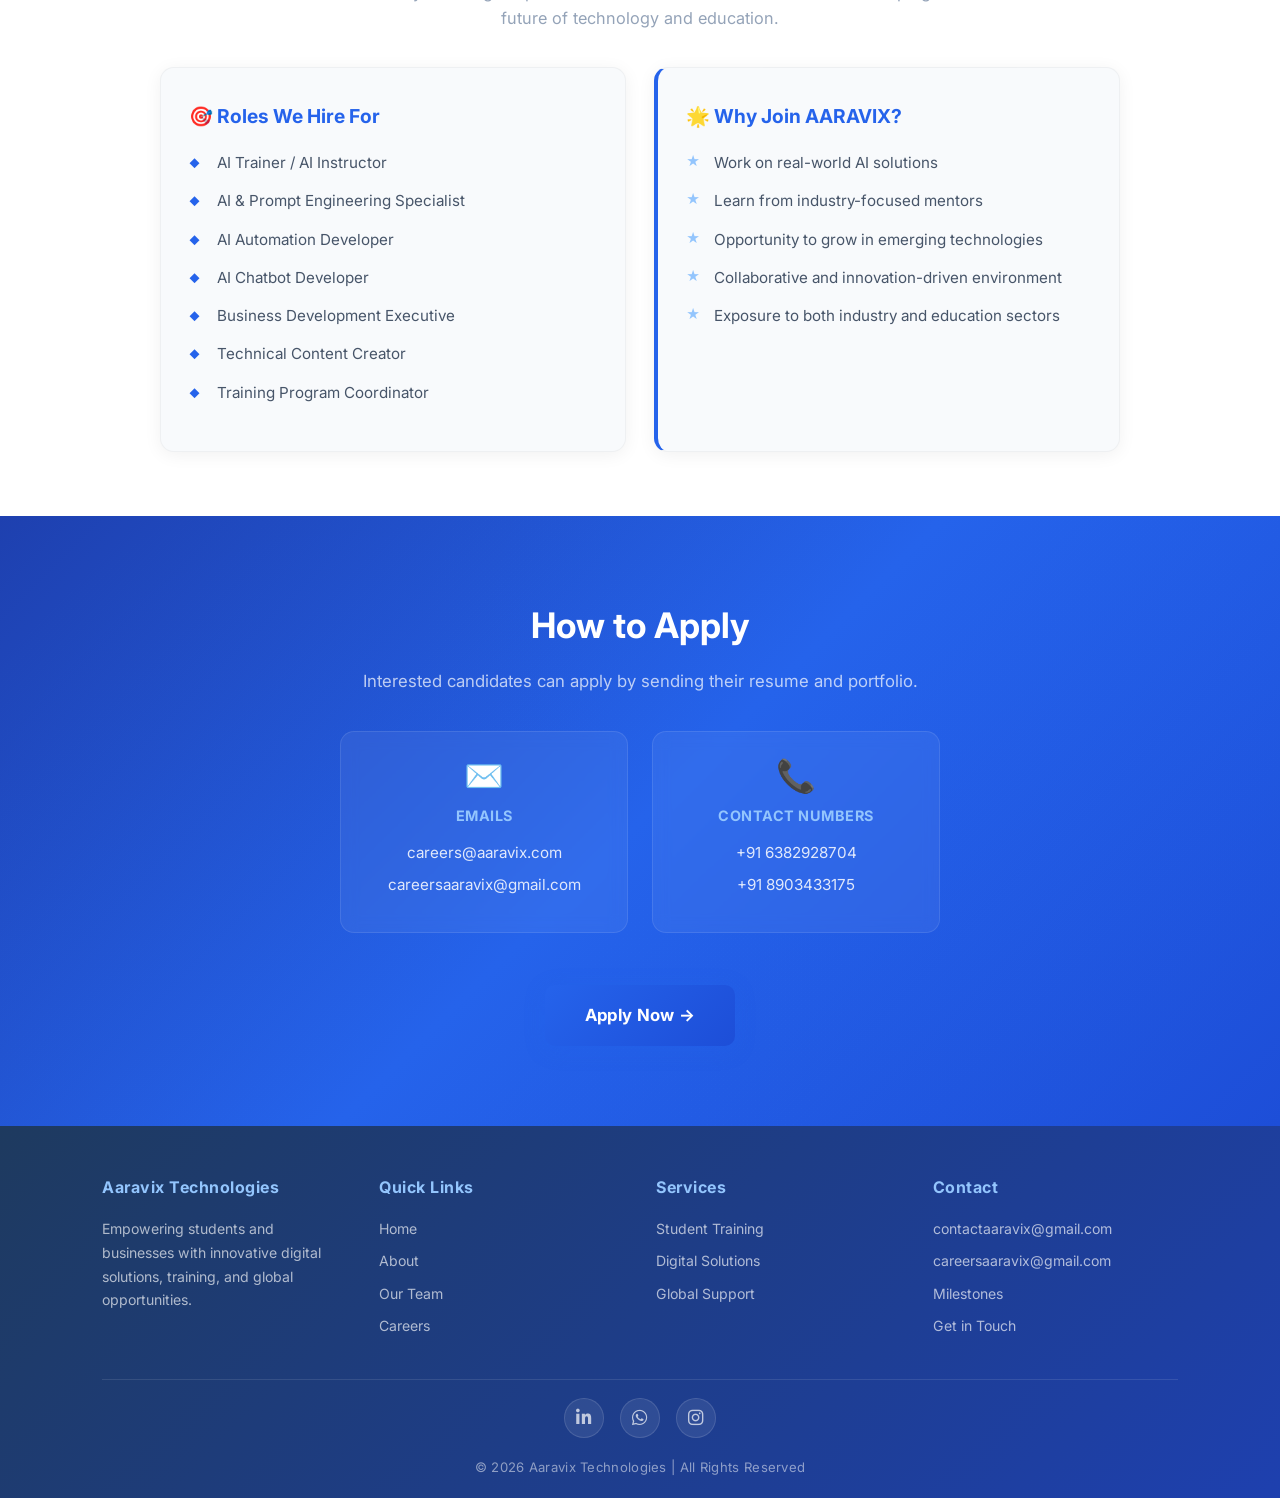
<file: careers.html>
<!DOCTYPE html>
<html lang="en">
<head>
  <meta charset="UTF-8">
  <meta name="viewport" content="width=device-width, initial-scale=1.0">
  <title>Careers & Internships | Aaravix Technologies</title>
  <meta name="description" content="Explore career and internship opportunities at Aaravix Technologies in AI, Prompt Engineering, Automation, and more.">
  <link rel="stylesheet" href="style.css">
  <link rel="stylesheet" href="./FondStyles/all.min.css">
  <link rel="stylesheet" href="https://cdnjs.cloudflare.com/ajax/libs/font-awesome/6.5.0/css/all.min.css">
</head>
<body>

  <!-- Navbar -->
  <header>
    <nav class="navbar">
      <div class="logo">
        <img src="logo.jpeg" alt="Aaravix Logo">
        <h1>Aaravix Technologies</h1>
      </div>
      <ul class="nav-links">
        <li><a href="index.html">Home</a></li>
        <li><a href="service.html">Service</a></li>
        <li><a href="about.html">About</a></li>
        <li><a href="ourteam.html">Our Team</a></li>
        <li><a href="careers.html" class="active">Careers</a></li>
        <li><a href="milestone.html">Milestone</a></li>
        <li><a href="contact.html">Contact</a></li>
      </ul>
      <div class="hamburger">&#9776;</div>
    </nav>
  </header>

  <!-- Hero Banner -->
  <section class="careers-hero">
    <div class="careers-hero-overlay"></div>
    <div class="careers-hero-content">
      <span class="careers-badge">🚀 Build Your Future</span>
      <h2>Careers & Internships</h2>
      <p>At AARAVIX Technologies, we believe in building the next generation of innovators, problem-solvers, and AI professionals.</p>
    </div>
  </section>

  <!-- Introduction -->
  <section class="careers-intro">
    <div class="careers-container">
      <p>We provide opportunities for students and professionals to gain practical experience while working on real-world AI projects.</p>
      <p>Our work environment encourages learning, experimentation, and innovation, helping individuals grow their technical and professional skills.</p>
    </div>
  </section>

  <!-- Internship Opportunities -->
  <section class="careers-section">
    <div class="careers-container">
      <div class="section-label">
        <span class="section-tag">🎓 For Students</span>
      </div>
      <h2>Internship Opportunities</h2>
      <p class="section-desc">Our internship programs are designed for students who want hands-on exposure to emerging technologies and industry practices.</p>

      <div class="careers-two-col">
        <!-- What Interns Will Gain -->
        <div class="careers-card">
          <h3>✨ What Interns Will Gain</h3>
          <ul class="careers-list">
            <li>Practical experience working with Artificial Intelligence tools and technologies</li>
            <li>Exposure to real-world industry projects</li>
            <li>Guidance from experienced mentors and trainers</li>
            <li>Opportunity to build strong portfolios and project experience</li>
            <li>Certification and industry exposure</li>
          </ul>
        </div>

        <!-- Internship Domains -->
        <div class="careers-card">
          <h3>📌 Internship Domains</h3>
          <ul class="careers-list domain-list">
            <li>Artificial Intelligence & Prompt Engineering</li>
            <li>AI Workflow Automation</li>
            <li>AI Chatbot Development</li>
            <li>Web Development</li>
            <li>Data Analysis & Visualization</li>
            <li>AI Content & Research</li>
          </ul>
          <a href="jobopenings.html" class="btn careers-apply-btn">Apply for Internship →</a>
        </div>
      </div>
    </div>
  </section>

  <!-- Career Opportunities -->
  <section class="careers-section careers-section-alt">
    <div class="careers-container">
      <div class="section-label">
        <span class="section-tag">💼 For Professionals</span>
      </div>
      <h2>Career Opportunities</h2>
      <p class="section-desc">We are always looking for passionate individuals who are interested in shaping the future of technology and education.</p>

      <div class="careers-two-col">
        <!-- Roles We Hire For -->
        <div class="careers-card">
          <h3>🎯 Roles We Hire For</h3>
          <ul class="careers-list roles-list">
            <li>AI Trainer / AI Instructor</li>
            <li>AI & Prompt Engineering Specialist</li>
            <li>AI Automation Developer</li>
            <li>AI Chatbot Developer</li>
            <li>Business Development Executive</li>
            <li>Technical Content Creator</li>
            <li>Training Program Coordinator</li>
          </ul>
        </div>

        <!-- Why Join AARAVIX -->
        <div class="careers-card highlight-card">
          <h3>🌟 Why Join AARAVIX?</h3>
          <ul class="careers-list why-list">
            <li>Work on real-world AI solutions</li>
            <li>Learn from industry-focused mentors</li>
            <li>Opportunity to grow in emerging technologies</li>
            <li>Collaborative and innovation-driven environment</li>
            <li>Exposure to both industry and education sectors</li>
          </ul>
        </div>
      </div>
    </div>
  </section>

  <!-- How to Apply -->
  <section class="careers-cta">
    <div class="careers-cta-overlay"></div>
    <div class="careers-cta-content">
      <h2>How to Apply</h2>
      <p>Interested candidates can apply by sending their resume and portfolio.</p>

      <div class="cta-contact-grid">
        <div class="cta-contact-card">
          <span class="cta-icon">✉️</span>
          <h4>Emails</h4>
          <a href="mailto:careers@aaravix.com">careers@aaravix.com</a>
          <a href="mailto:careersaaravix@gmail.com">careersaaravix@gmail.com</a>
        </div>
        <div class="cta-contact-card">
          <span class="cta-icon">📞</span>
          <h4>Contact Numbers</h4>
          <a href="tel:+916382928704">+91 6382928704</a>
          <a href="tel:+918903433175">+91 8903433175</a>
        </div>
      </div>

      <a href="jobopenings.html" class="btn btn-primary careers-cta-btn">Apply Now →</a>
    </div>
  </section>

  <!-- Footer -->
  <footer>
    <div class="footer-grid">
      <div class="footer-col">
        <h4>Aaravix Technologies</h4>
        <p>Empowering students and businesses with innovative digital solutions, training, and global opportunities.</p>
      </div>
      <div class="footer-col">
        <h4>Quick Links</h4>
        <ul>
          <li><a href="index.html">Home</a></li>
          <li><a href="about.html">About</a></li>
          <li><a href="ourteam.html">Our Team</a></li>
          <li><a href="careers.html">Careers</a></li>
        </ul>
      </div>
      <div class="footer-col">
        <h4>Services</h4>
        <ul>
          <li><a href="studenttraining.html">Student Training</a></li>
          <li><a href="digitalsolutions.html">Digital Solutions</a></li>
          <li><a href="globalservice.html">Global Support</a></li>
        </ul>
      </div>
      <div class="footer-col">
        <h4>Contact</h4>
        <ul>
          <li><a href="mailto:contactaaravix@gmail.com">contactaaravix@gmail.com</a></li>
          <li><a href="mailto:careersaaravix@gmail.com">careersaaravix@gmail.com</a></li>
          <li><a href="milestone.html">Milestones</a></li>
          <li><a href="contact.html">Get in Touch</a></li>
        </ul>
      </div>
    </div>
    <div class="footer-bottom">
      <div class="footer-social-icons">
        <a href="https://www.linkedin.com/company/107547832/admin/dashboard/" target="_blank" rel="noopener noreferrer" aria-label="LinkedIn" class="social-linkedin"><i class="fa-brands fa-linkedin-in"></i></a>
        <a href="https://wa.me/916382928704" target="_blank" rel="noopener noreferrer" aria-label="WhatsApp" class="social-whatsapp"><i class="fa-brands fa-whatsapp"></i></a>
        <a href="https://www.instagram.com/aaravix_tech_official?igsh=MXdnOWgwZXdpa2Q3Zw==" target="_blank" rel="noopener noreferrer" aria-label="Instagram" class="social-instagram"><i class="fa-brands fa-instagram"></i></a>
      </div>
      <p>&copy; <script>document.write(new Date().getFullYear())</script> Aaravix Technologies | All Rights Reserved</p>
    </div>
  </footer>

  <script src="script.js" defer></script>
</body>
</html>
</file>
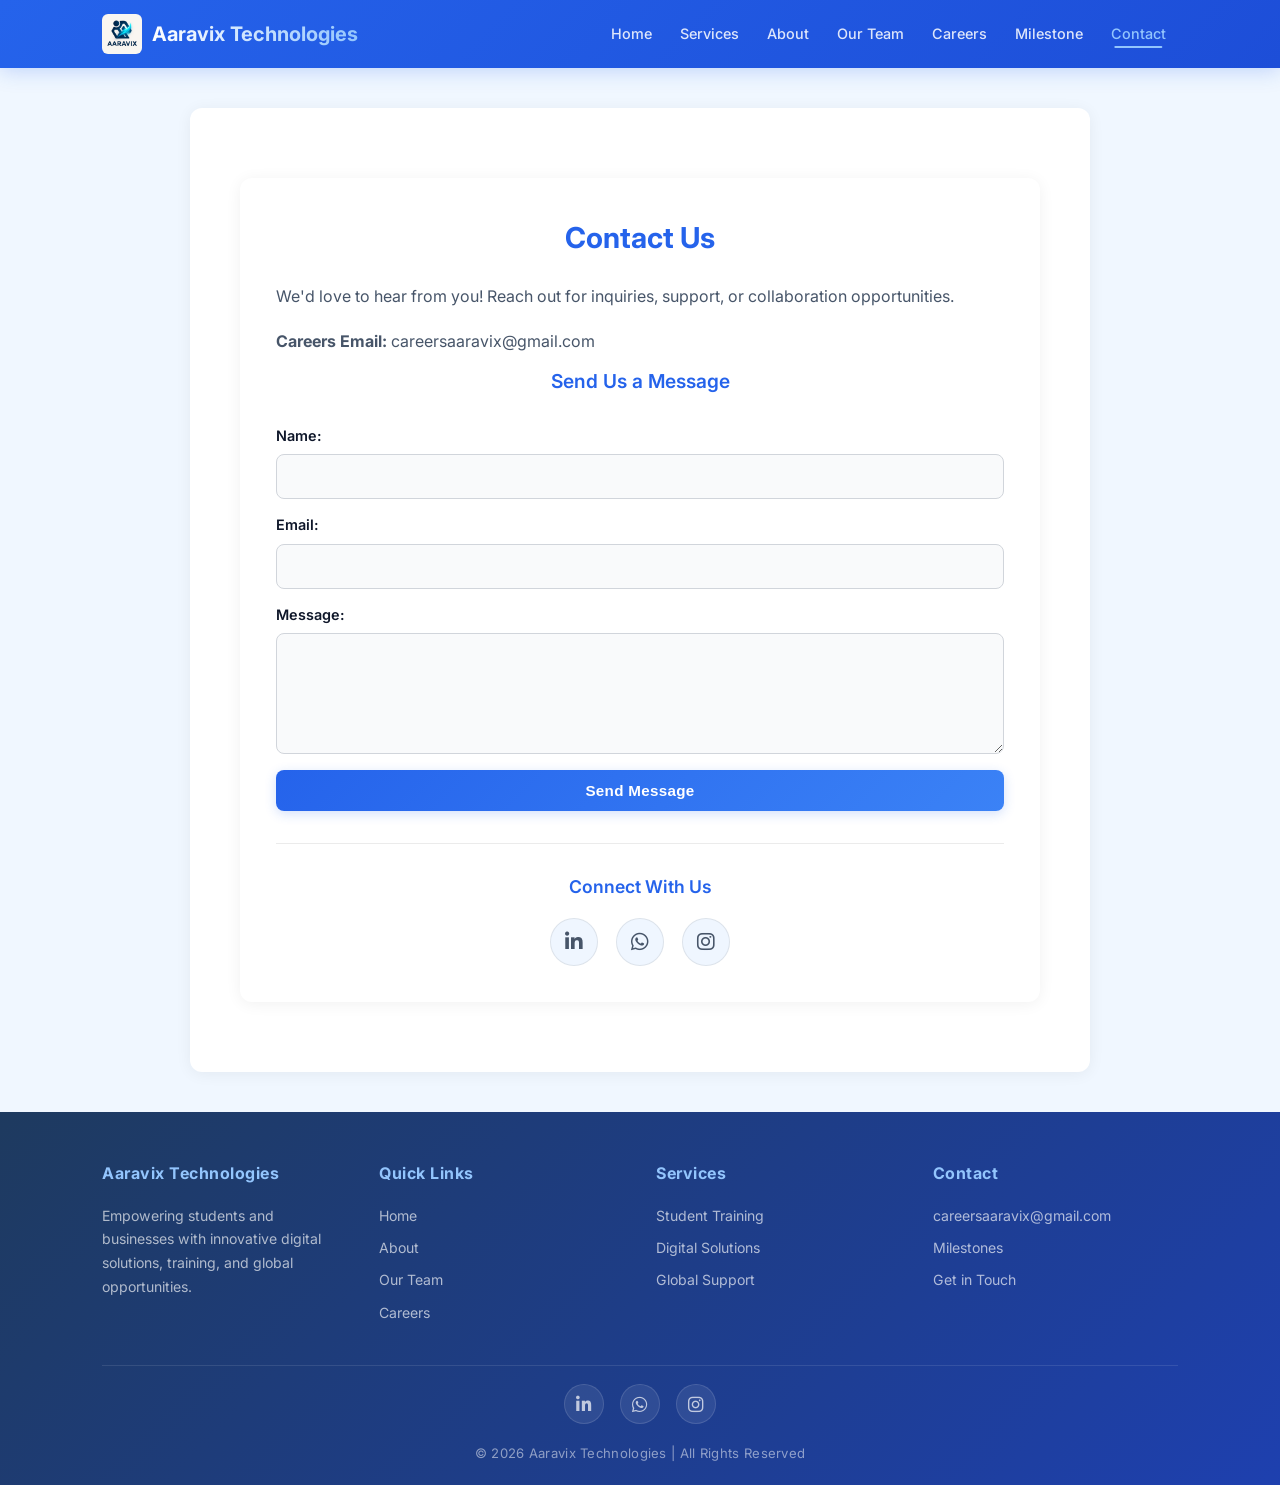
<file: contact.html>
<!DOCTYPE html>
<html lang="en">
<head>
  <meta charset="UTF-8">
  <meta name="viewport" content="width=device-width, initial-scale=1.0">
  <title>Contact | Aaravix Technologies</title>
  <link rel="stylesheet" href="style.css">
  <link rel="stylesheet" href="./FondStyles/all.min.css">
  <link rel="stylesheet" href="https://cdnjs.cloudflare.com/ajax/libs/font-awesome/6.5.0/css/all.min.css">
</head>
<body>

  <!-- Navbar -->
  <header>
    <nav class="navbar">
      <div class="logo">
        <img src="logo.jpeg" alt="Aaravix Logo">
        <h1>Aaravix Technologies</h1>
      </div>
      <ul class="nav-links">
        <li><a href="index.html">Home</a></li>
        <li><a href="service.html">Services</a></li>
        <li><a href="about.html">About</a></li>
        <li><a href="ourteam.html">Our Team</a></li>
        <li><a href="careers.html">Careers</a></li>
        <li><a href="milestone.html">Milestone</a></li>
        <li><a href="contact.html" class="active">Contact</a></li>
      </ul>
      <div class="hamburger">&#9776;</div>
    </nav>
  </header>

  <!-- Contact Section -->
  <section class="contact-page">
    <div class="container">
      <h2>Contact Us</h2>
      <p>We'd love to hear from you! Reach out for inquiries, support, or collaboration opportunities.</p>

      <div class="contact-info">
        <p><strong>Careers Email:</strong> careersaaravix@gmail.com</p>
      </div>

      <h3>Send Us a Message</h3>
      <form id="contact-form">
        <label for="name">Name:</label>
        <input type="text" id="name" name="name" required>

        <label for="email">Email:</label>
        <input type="email" id="email" name="email" required>

        <label for="message">Message:</label>
        <textarea id="message" name="message" rows="5" required></textarea>

        <button type="submit" id="contact-submit-btn" class="btn">Send Message</button>
      </form>

      <!-- Success Message (hidden by default) -->
      <div id="contact-success" style="display:none; text-align:center; padding: 20px; background: rgba(16,185,129,0.1); border: 1px solid var(--color-success); border-radius: 8px; margin-top: 20px;">
        <span style="font-size: 2rem;">✅</span>
        <h3 style="color: var(--color-success); margin-bottom: 10px;">Message Sent!</h3>
        <p>Thank you for reaching out. We will get back to you shortly.</p>
      </div>

      <div class="contact-social-section">
        <h3>Connect With Us</h3>
        <div class="contact-social-icons">
          <a href="https://www.linkedin.com/company/107547832/admin/dashboard/" target="_blank" rel="noopener noreferrer" aria-label="LinkedIn" class="social-linkedin"><i class="fa-brands fa-linkedin-in"></i></a>
          <a href="https://wa.me/916382928704" target="_blank" rel="noopener noreferrer" aria-label="WhatsApp" class="social-whatsapp"><i class="fa-brands fa-whatsapp"></i></a>
          <a href="https://www.instagram.com/aaravix_tech_official?igsh=MXdnOWgwZXdpa2Q3Zw==" target="_blank" rel="noopener noreferrer" aria-label="Instagram" class="social-instagram"><i class="fa-brands fa-instagram"></i></a>
        </div>
      </div>
    </div>
  </section>

  <!-- Footer -->
  <footer>
    <div class="footer-grid">
      <div class="footer-col">
        <h4>Aaravix Technologies</h4>
        <p>Empowering students and businesses with innovative digital solutions, training, and global opportunities.</p>
      </div>
      <div class="footer-col">
        <h4>Quick Links</h4>
        <ul>
          <li><a href="index.html">Home</a></li>
          <li><a href="about.html">About</a></li>
          <li><a href="ourteam.html">Our Team</a></li>
          <li><a href="careers.html">Careers</a></li>
        </ul>
      </div>
      <div class="footer-col">
        <h4>Services</h4>
        <ul>
          <li><a href="studenttraining.html">Student Training</a></li>
          <li><a href="digitalsolutions.html">Digital Solutions</a></li>
          <li><a href="globalservice.html">Global Support</a></li>
        </ul>
      </div>
      <div class="footer-col">
        <h4>Contact</h4>
        <ul>
          <li><a href="mailto:careersaaravix@gmail.com">careersaaravix@gmail.com</a></li>
          <li><a href="milestone.html">Milestones</a></li>
          <li><a href="contact.html">Get in Touch</a></li>
        </ul>
      </div>
    </div>
    <div class="footer-bottom">
      <div class="footer-social-icons">
        <a href="https://www.linkedin.com/company/107547832/admin/dashboard/" target="_blank" rel="noopener noreferrer" aria-label="LinkedIn" class="social-linkedin"><i class="fa-brands fa-linkedin-in"></i></a>
        <a href="https://wa.me/916382928704" target="_blank" rel="noopener noreferrer" aria-label="WhatsApp" class="social-whatsapp"><i class="fa-brands fa-whatsapp"></i></a>
        <a href="https://www.instagram.com/aaravix_tech_official?igsh=MXdnOWgwZXdpa2Q3Zw==" target="_blank" rel="noopener noreferrer" aria-label="Instagram" class="social-instagram"><i class="fa-brands fa-instagram"></i></a>
      </div>
      <p>&copy; <script>document.write(new Date().getFullYear())</script> Aaravix Technologies | All Rights Reserved</p>
    </div>
  </footer>

  <script src="script.js" defer></script>
  <script>
    // Dynamically detect API BASE URL
    const IS_LOCAL_DEV = window.location.protocol === 'file:' || 
        (window.location.protocol === 'http:' && window.location.port !== '8000' && (window.location.hostname === 'localhost' || window.location.hostname === '127.0.0.1'));
    const API_BASE = IS_LOCAL_DEV ? 'http://localhost:8000/api' : '/api';

    const contactForm = document.getElementById('contact-form');
    if (contactForm) {
      contactForm.addEventListener('submit', async function (e) {
        e.preventDefault();

        const submitBtn = document.getElementById('contact-submit-btn');
        const originalText = submitBtn.innerHTML;
        submitBtn.innerHTML = 'Sending...';
        submitBtn.disabled = true;

        const name = document.getElementById('name').value;
        const email = document.getElementById('email').value;
        const message = document.getElementById('message').value;

        try {
            const response = await fetch(`${API_BASE}/contact/`, {
                method: 'POST',
                headers: {
                    'Content-Type': 'application/json'
                },
                body: JSON.stringify({ name, email, message })
            });

            if (!response.ok) {
                const errorData = await response.json().catch(() => ({}));
                throw new Error(errorData.detail || 'Failed to send message');
            }

            contactForm.style.display = 'none';
            const successDiv = document.getElementById('contact-success');
            successDiv.style.display = 'block';

        } catch (error) {
            console.error('Submission error:', error);
            alert('There was an error sending your message: ' + error.message);
            submitBtn.innerHTML = originalText;
            submitBtn.disabled = false;
        }
      });
    }
  </script>
</body>
</html>
</file>
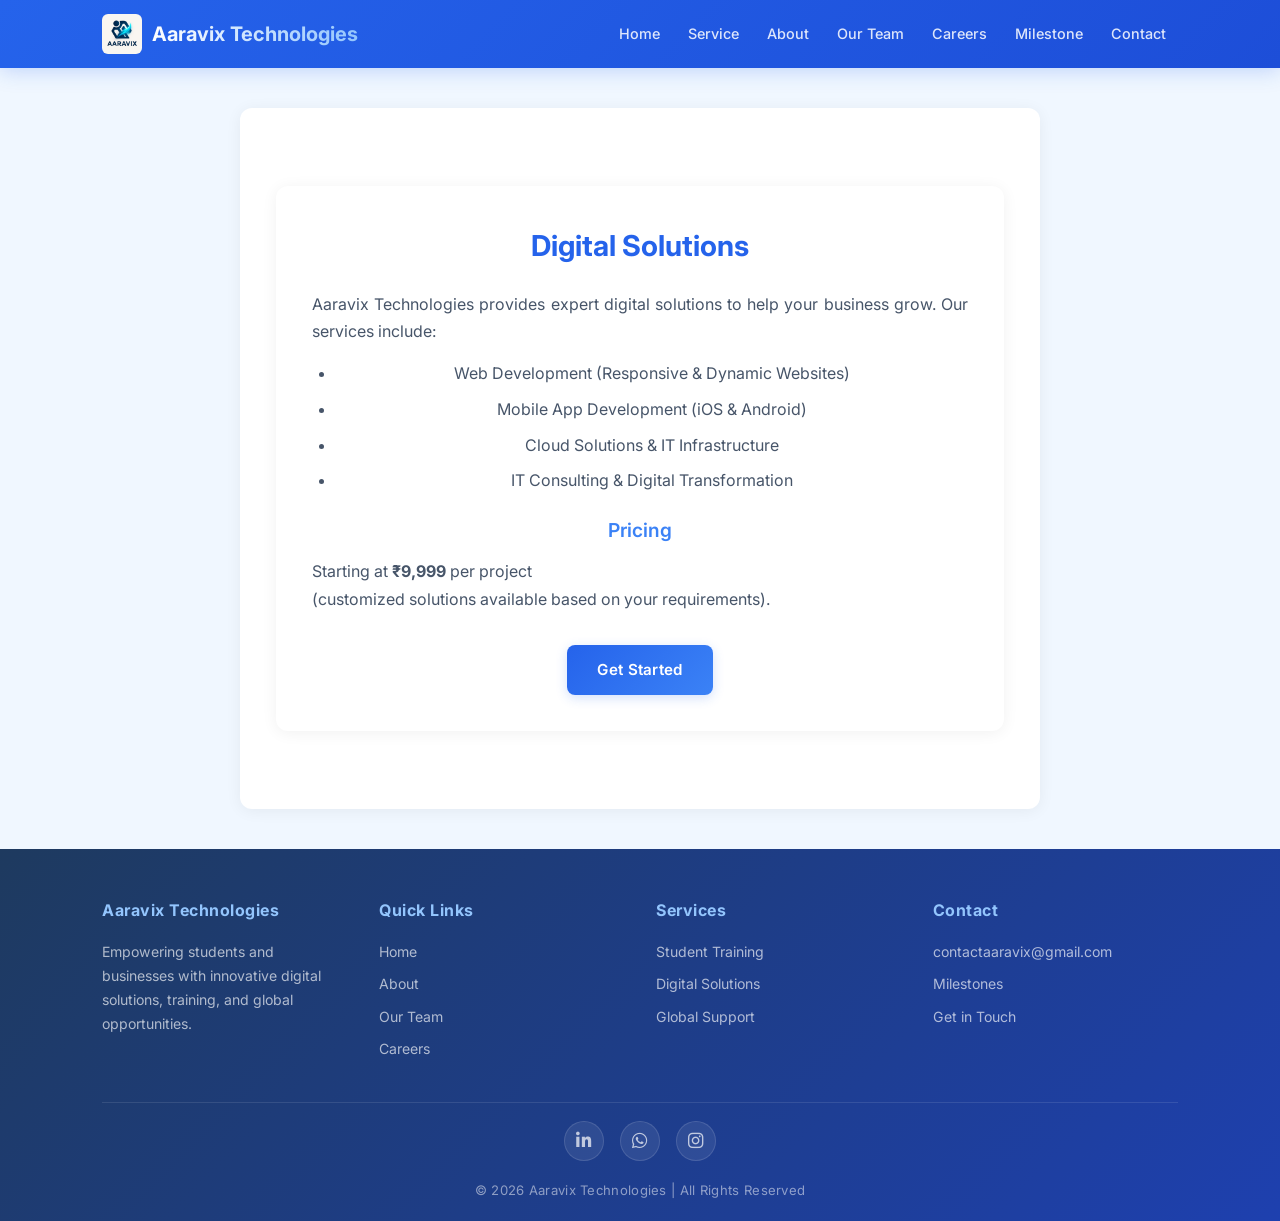
<file: digitalsolutions.html>
<!DOCTYPE html>
<html lang="en">
<head>
  <meta charset="UTF-8">
  <meta name="viewport" content="width=device-width, initial-scale=1.0">
  <title>Digital Solutions | Aaravix Technologies</title>
  <link rel="stylesheet" href="style.css">
  <link rel="stylesheet" href="./FondStyles/all.min.css">
  <link rel="stylesheet" href="https://cdnjs.cloudflare.com/ajax/libs/font-awesome/6.5.0/css/all.min.css">
  <!-- SEO Meta -->
  <meta name="description" content="Aaravix Digital Solutions: Expert services in Web Development, App Development, Cloud Solutions, and IT Consulting.">
  <meta name="keywords" content="Digital Solutions, Web Development, App Development, Cloud Solutions, IT Consulting, Aaravix">
  <meta name="author" content="Aaravix Technologies">
  <!-- Social Media Preview -->
  <meta property="og:title" content="Digital Solutions | Aaravix Technologies">
  <meta property="og:description" content="Professional Digital Solutions in Web & App Development, Cloud Computing & IT Consulting.">
  <meta property="og:image" content="C:\Users\Deshu\Downloads\LOGO.png">
  <meta property="og:url" content="https://aaravix.com/digitalsolutions.html">
  <meta name="twitter:card" content="summary_large_image">
</head>
<body>
  <!-- Navbar -->
  <header>
    <nav class="navbar">
      <div class="logo">
        <img src="logo.jpeg" alt="Aaravix Logo">
        <h1>Aaravix Technologies</h1>
      </div>
      <ul class="nav-links">
        <li><a href="index.html">Home</a></li>
        <li><a href="service.html">Service</a></li>
        <li><a href="about.html">About</a></li>
        <li><a href="ourteam.html">Our Team</a></li>
        <li><a href="careers.html">Careers</a></li>
        <li><a href="milestone.html">Milestone</a></li>
        <li><a href="contact.html">Contact</a></li>
      </ul>
      <div class="hamburger">&#9776;</div>
    </nav>
  </header>

  <!-- Digital Solutions Details -->
  <section class="service-detail">
    <div class="container">
      <h2>Digital Solutions</h2>
      <p>
        Aaravix Technologies provides expert digital solutions to help your business grow. Our services include:
      </p>
      <ul>
        <li>Web Development (Responsive & Dynamic Websites)</li>
        <li>Mobile App Development (iOS & Android)</li>
        <li>Cloud Solutions & IT Infrastructure</li>
        <li>IT Consulting & Digital Transformation</li>
      </ul>
      
      <h3>Pricing</h3>
      <p>
        Starting at <strong>₹9,999</strong> per project 
        <br>(customized solutions available based on your requirements).
      </p>

      <a href="contact.html" class="btn">Get Started</a>
    </div>
  </section>

  <!-- Footer -->
  <footer>
    <div class="footer-grid">
      <div class="footer-col">
        <h4>Aaravix Technologies</h4>
        <p>Empowering students and businesses with innovative digital solutions, training, and global opportunities.</p>
      </div>
      <div class="footer-col">
        <h4>Quick Links</h4>
        <ul>
          <li><a href="index.html">Home</a></li>
          <li><a href="about.html">About</a></li>
          <li><a href="ourteam.html">Our Team</a></li>
          <li><a href="careers.html">Careers</a></li>
        </ul>
      </div>
      <div class="footer-col">
        <h4>Services</h4>
        <ul>
          <li><a href="studenttraining.html">Student Training</a></li>
          <li><a href="digitalsolutions.html">Digital Solutions</a></li>
          <li><a href="globalservice.html">Global Support</a></li>
        </ul>
      </div>
      <div class="footer-col">
        <h4>Contact</h4>
        <ul>
          <li><a href="mailto:contactaaravix@gmail.com">contactaaravix@gmail.com</a></li>
          <li><a href="milestone.html">Milestones</a></li>
          <li><a href="contact.html">Get in Touch</a></li>
        </ul>
      </div>
    </div>
    <div class="footer-bottom">
      <div class="footer-social-icons">
        <a href="https://www.linkedin.com/company/107547832/admin/dashboard/" target="_blank" rel="noopener noreferrer" aria-label="LinkedIn" class="social-linkedin"><i class="fa-brands fa-linkedin-in"></i></a>
        <a href="https://wa.me/916382928704" target="_blank" rel="noopener noreferrer" aria-label="WhatsApp" class="social-whatsapp"><i class="fa-brands fa-whatsapp"></i></a>
        <a href="https://www.instagram.com/aaravix_tech_official?igsh=MXdnOWgwZXdpa2Q3Zw==" target="_blank" rel="noopener noreferrer" aria-label="Instagram" class="social-instagram"><i class="fa-brands fa-instagram"></i></a>
      </div>
      <p>&copy; <script>document.write(new Date().getFullYear())</script> Aaravix Technologies | All Rights Reserved</p>
    </div>
  </footer>

  <script src="script.js" defer></script>
</body>
</html>
</file>
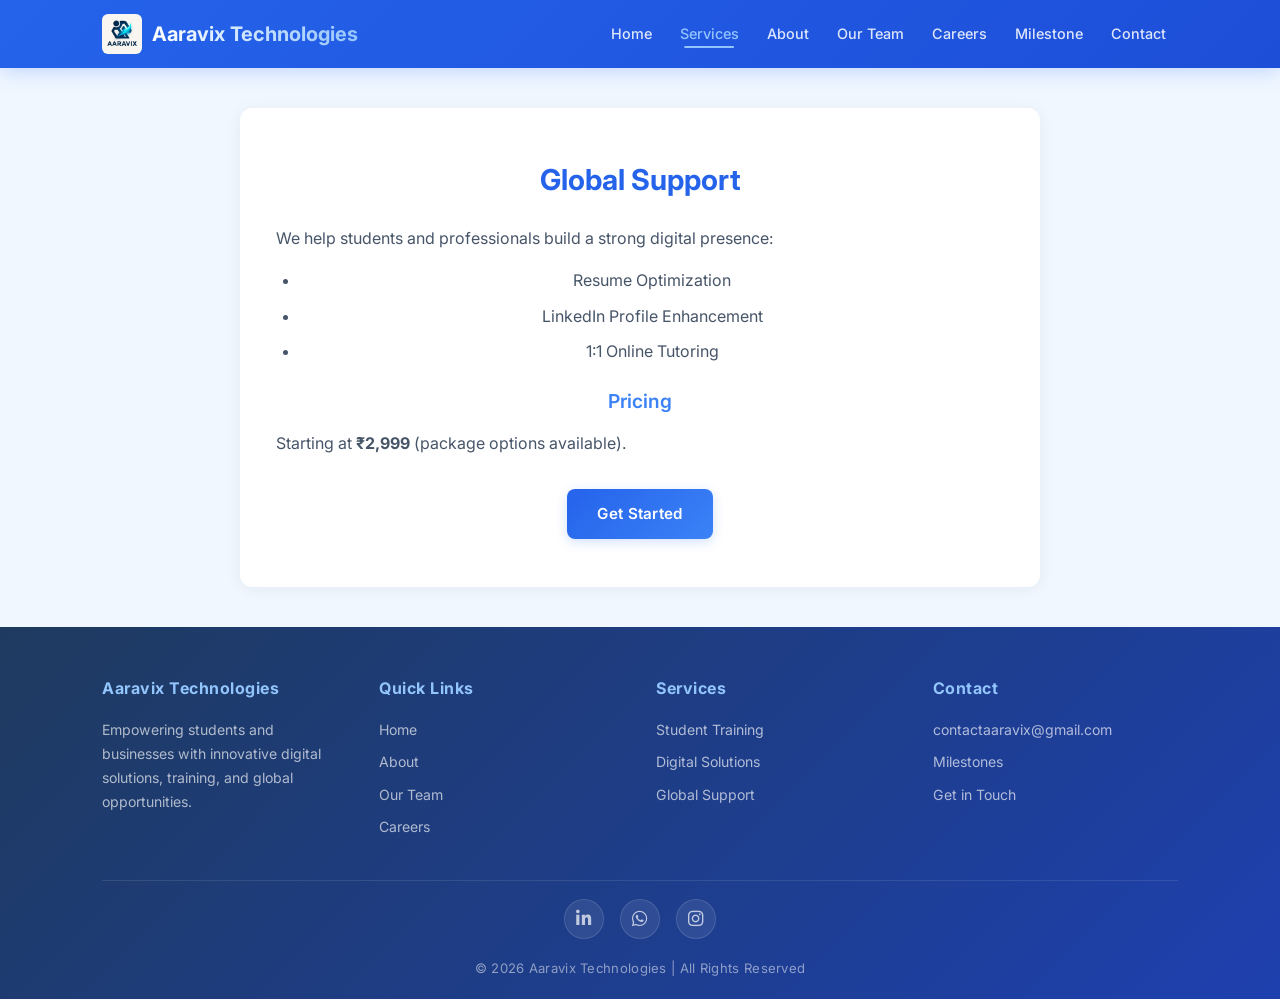
<file: globalservice.html>
<!DOCTYPE html>
<html lang="en">
<head>
  <meta charset="UTF-8">
  <meta name="viewport" content="width=device-width, initial-scale=1.0">
  <title>Global Support | Aaravix Technologies</title>
  <link rel="stylesheet" href="style.css">
  <link rel="stylesheet" href="./FondStyles/all.min.css">
  <link rel="stylesheet" href="https://cdnjs.cloudflare.com/ajax/libs/font-awesome/6.5.0/css/all.min.css">
</head>
<body>
  <!-- Navbar -->
  <header>
    <nav class="navbar">
      <div class="logo">
        <img src="logo.jpeg" alt="Logo">
        <h1>Aaravix Technologies</h1>
      </div>
      <ul class="nav-links">
        <li><a href="index.html">Home</a></li>
        <li><a href="service.html" class="active">Services</a></li>
        <li><a href="about.html">About</a></li>
        <li><a href="ourteam.html">Our Team</a></li>
        <li><a href="careers.html">Careers</a></li>
        <li><a href="milestone.html">Milestone</a></li>
        <li><a href="contact.html">Contact</a></li>
      </ul>
      <div class="hamburger">&#9776;</div>
    </nav>
  </header>

  <!-- Global Support Details -->
  <section class="service-detail">
    <h2>Global Support</h2>
    <p>We help students and professionals build a strong digital presence:</p>
    <ul>
      <li>Resume Optimization</li>
      <li>LinkedIn Profile Enhancement</li>
      <li>1:1 Online Tutoring</li>
    </ul>
    <h3>Pricing</h3>
    <p>Starting at <strong>₹2,999</strong> (package options available).</p>

    <a href="contact.html" class="btn">Get Started</a>
  </section>

  <!-- Footer -->
  <footer>
    <div class="footer-grid">
      <div class="footer-col">
        <h4>Aaravix Technologies</h4>
        <p>Empowering students and businesses with innovative digital solutions, training, and global opportunities.</p>
      </div>
      <div class="footer-col">
        <h4>Quick Links</h4>
        <ul>
          <li><a href="index.html">Home</a></li>
          <li><a href="about.html">About</a></li>
          <li><a href="ourteam.html">Our Team</a></li>
          <li><a href="careers.html">Careers</a></li>
        </ul>
      </div>
      <div class="footer-col">
        <h4>Services</h4>
        <ul>
          <li><a href="studenttraining.html">Student Training</a></li>
          <li><a href="digitalsolutions.html">Digital Solutions</a></li>
          <li><a href="globalservice.html">Global Support</a></li>
        </ul>
      </div>
      <div class="footer-col">
        <h4>Contact</h4>
        <ul>
          <li><a href="mailto:contactaaravix@gmail.com">contactaaravix@gmail.com</a></li>
          <li><a href="milestone.html">Milestones</a></li>
          <li><a href="contact.html">Get in Touch</a></li>
        </ul>
      </div>
    </div>
    <div class="footer-bottom">
      <div class="footer-social-icons">
        <a href="https://www.linkedin.com/company/107547832/admin/dashboard/" target="_blank" rel="noopener noreferrer" aria-label="LinkedIn" class="social-linkedin"><i class="fa-brands fa-linkedin-in"></i></a>
        <a href="https://wa.me/916382928704" target="_blank" rel="noopener noreferrer" aria-label="WhatsApp" class="social-whatsapp"><i class="fa-brands fa-whatsapp"></i></a>
        <a href="https://www.instagram.com/aaravix_tech_official?igsh=MXdnOWgwZXdpa2Q3Zw==" target="_blank" rel="noopener noreferrer" aria-label="Instagram" class="social-instagram"><i class="fa-brands fa-instagram"></i></a>
      </div>
      <p>&copy; <script>document.write(new Date().getFullYear())</script> Aaravix Technologies | All Rights Reserved</p>
    </div>
  </footer>

  <script src="script.js" defer></script>
</body>
</html>
</file>
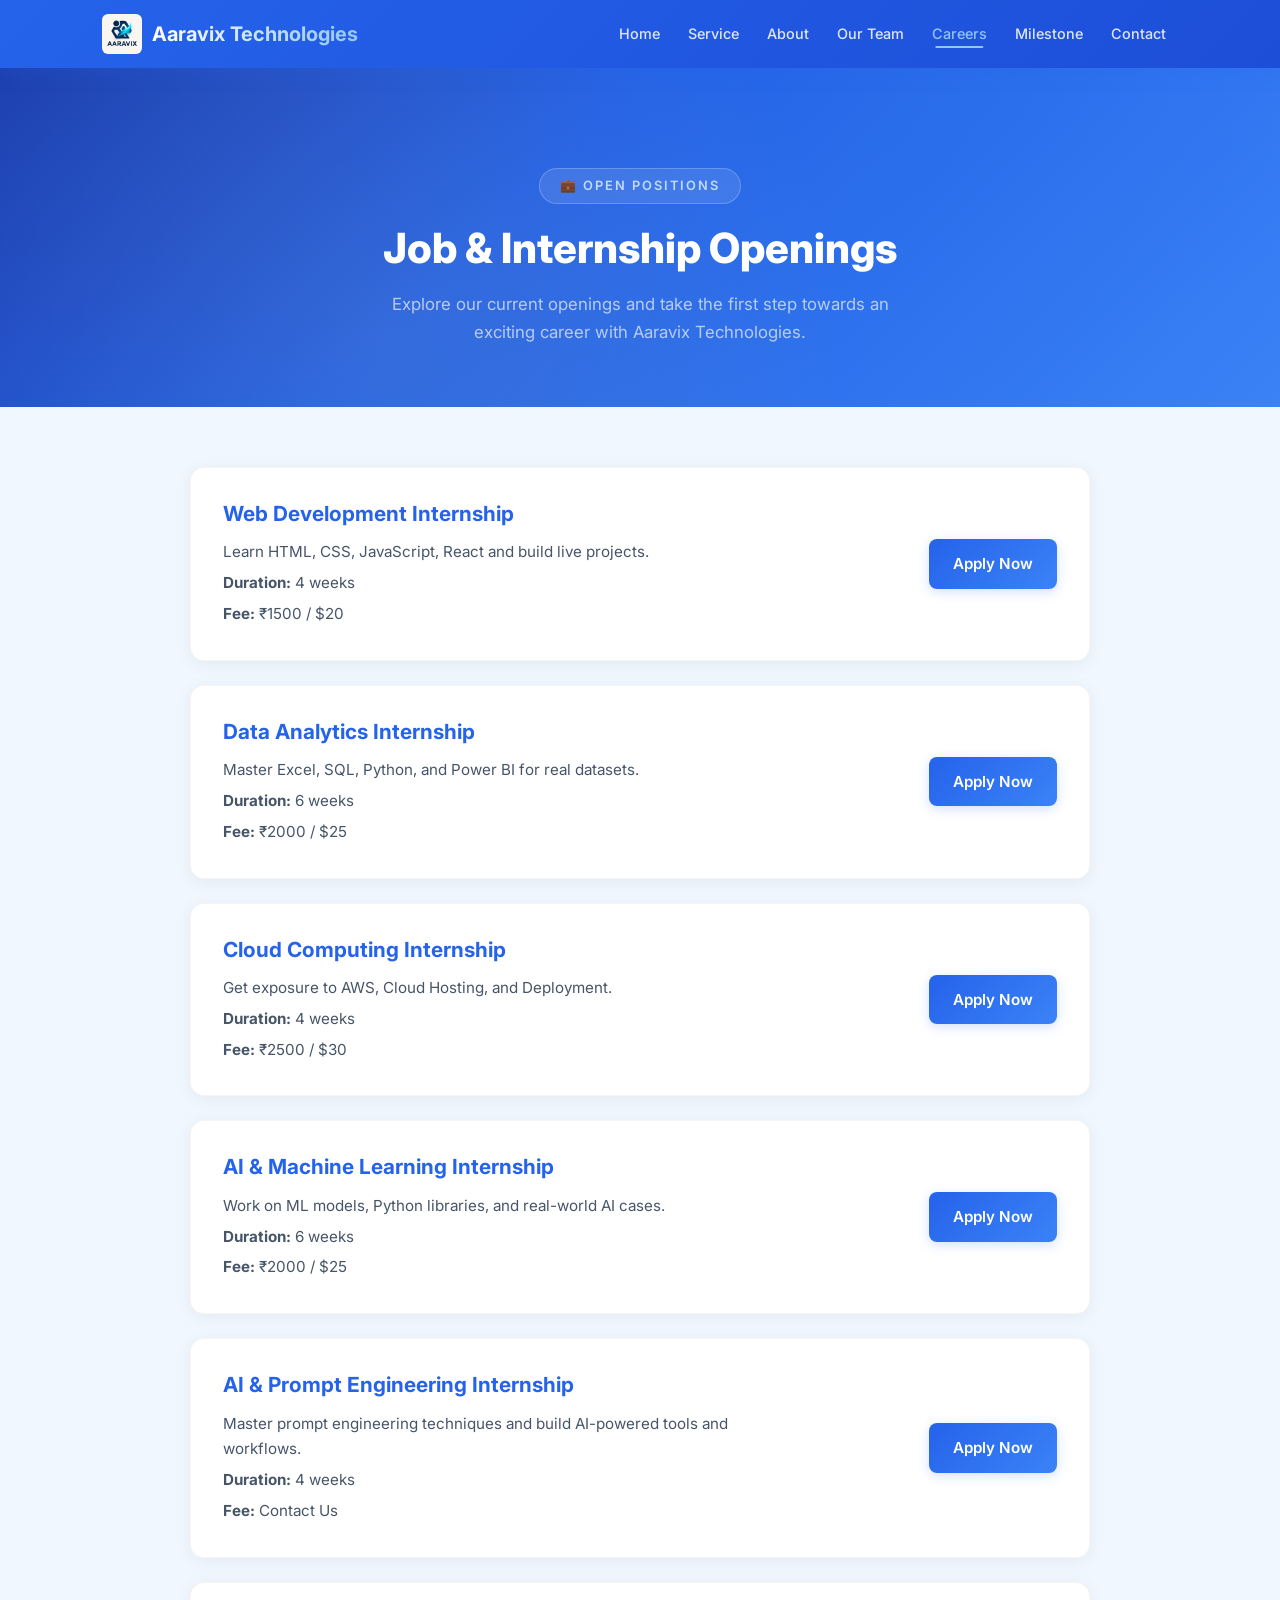
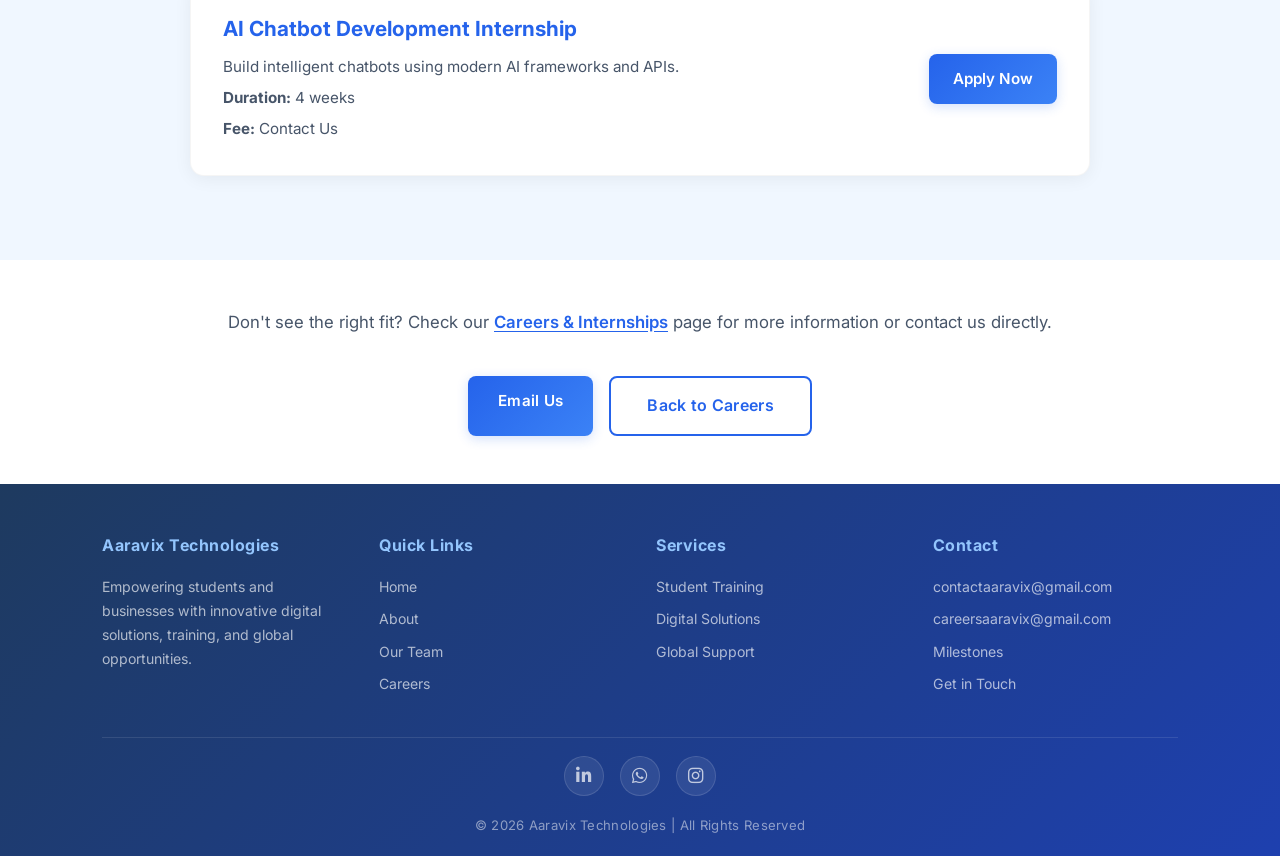
<file: jobopenings.html>
<!DOCTYPE html>
<html lang="en">
<head>
  <meta charset="UTF-8">
  <meta name="viewport" content="width=device-width, initial-scale=1.0">
  <title>Job Openings | Aaravix Technologies</title>
  <meta name="description" content="Browse current internship and job openings at Aaravix Technologies. Apply now for Web Development, Data Analytics, Cloud Computing, and AI roles.">
  <link rel="stylesheet" href="style.css">
  <link rel="stylesheet" href="./FondStyles/all.min.css">
  <link rel="stylesheet" href="https://cdnjs.cloudflare.com/ajax/libs/font-awesome/6.5.0/css/all.min.css">
</head>
<body>

  <!-- Navbar -->
  <header>
    <nav class="navbar">
      <div class="logo">
        <img src="logo.jpeg" alt="Aaravix Logo">
        <h1>Aaravix Technologies</h1>
      </div>
      <ul class="nav-links">
        <li><a href="index.html">Home</a></li>
        <li><a href="service.html">Service</a></li>
        <li><a href="about.html">About</a></li>
        <li><a href="ourteam.html">Our Team</a></li>
        <li><a href="careers.html" class="active">Careers</a></li>
        <li><a href="milestone.html">Milestone</a></li>
        <li><a href="contact.html">Contact</a></li>
      </ul>
      <div class="hamburger">&#9776;</div>
    </nav>
  </header>

  <!-- Hero Banner -->
  <section class="openings-hero">
    <div class="openings-hero-overlay"></div>
    <div class="openings-hero-content">
      <span class="openings-badge">💼 Open Positions</span>
      <h2>Job & Internship Openings</h2>
      <p>Explore our current openings and take the first step towards an exciting career with Aaravix Technologies.</p>
    </div>
  </section>

  <!-- Job Openings List -->
  <section class="openings-section">
    <div class="container">

      <div class="internship-card">
        <div class="internship-info">
          <h2>Web Development Internship</h2>
          <p>Learn HTML, CSS, JavaScript, React and build live projects.</p>
          <p><strong>Duration:</strong> 4 weeks</p>
          <p><strong>Fee:</strong> ₹1500 / $20</p>
        </div>
        <a href="apply.html?title=Web%20Development%20Internship&desc=Learn%20HTML%2C%20CSS%2C%20JavaScript%2C%20React%20and%20build%20live%20projects.&duration=4%20weeks&fee=%E2%82%B91500%20%2F%20%2420" class="apply-btn">Apply Now</a>
      </div>

      <div class="internship-card">
        <div class="internship-info">
          <h2>Data Analytics Internship</h2>
          <p>Master Excel, SQL, Python, and Power BI for real datasets.</p>
          <p><strong>Duration:</strong> 6 weeks</p>
          <p><strong>Fee:</strong> ₹2000 / $25</p>
        </div>
        <a href="apply.html?title=Data%20Analytics%20Internship&desc=Master%20Excel%2C%20SQL%2C%20Python%2C%20and%20Power%20BI%20for%20real%20datasets.&duration=6%20weeks&fee=%E2%82%B92000%20%2F%20%2425" class="apply-btn">Apply Now</a>
      </div>

      <div class="internship-card">
        <div class="internship-info">
          <h2>Cloud Computing Internship</h2>
          <p>Get exposure to AWS, Cloud Hosting, and Deployment.</p>
          <p><strong>Duration:</strong> 4 weeks</p>
          <p><strong>Fee:</strong> ₹2500 / $30</p>
        </div>
        <a href="apply.html?title=Cloud%20Computing%20Internship&desc=Get%20exposure%20to%20AWS%2C%20Cloud%20Hosting%2C%20and%20Deployment.&duration=4%20weeks&fee=%E2%82%B92500%20%2F%20%2430" class="apply-btn">Apply Now</a>
      </div>

      <div class="internship-card">
        <div class="internship-info">
          <h2>AI & Machine Learning Internship</h2>
          <p>Work on ML models, Python libraries, and real-world AI cases.</p>
          <p><strong>Duration:</strong> 6 weeks</p>
          <p><strong>Fee:</strong> ₹2000 / $25</p>
        </div>
        <a href="apply.html?title=AI%20%26%20Machine%20Learning%20Internship&desc=Work%20on%20ML%20models%2C%20Python%20libraries%2C%20and%20real-world%20AI%20cases.&duration=6%20weeks&fee=%E2%82%B92000%20%2F%20%2425" class="apply-btn">Apply Now</a>
      </div>

      <div class="internship-card">
        <div class="internship-info">
          <h2>AI & Prompt Engineering Internship</h2>
          <p>Master prompt engineering techniques and build AI-powered tools and workflows.</p>
          <p><strong>Duration:</strong> 4 weeks</p>
          <p><strong>Fee:</strong> Contact Us</p>
        </div>
        <a href="apply.html?title=AI%20%26%20Prompt%20Engineering%20Internship&desc=Master%20prompt%20engineering%20techniques%20and%20build%20AI-powered%20tools%20and%20workflows.&duration=4%20weeks&fee=Contact%20Us" class="apply-btn">Apply Now</a>
      </div>

      <div class="internship-card">
        <div class="internship-info">
          <h2>AI Chatbot Development Internship</h2>
          <p>Build intelligent chatbots using modern AI frameworks and APIs.</p>
          <p><strong>Duration:</strong> 4 weeks</p>
          <p><strong>Fee:</strong> Contact Us</p>
        </div>
        <a href="apply.html?title=AI%20Chatbot%20Development%20Internship&desc=Build%20intelligent%20chatbots%20using%20modern%20AI%20frameworks%20and%20APIs.&duration=4%20weeks&fee=Contact%20Us" class="apply-btn">Apply Now</a>
      </div>

    </div>
  </section>

  <!-- Back to Careers CTA -->
  <section class="openings-cta">
    <p>Don't see the right fit? Check our <a href="careers.html">Careers & Internships</a> page for more information or contact us directly.</p>
    <div class="openings-cta-links">
      <a href="mailto:careersaaravix@gmail.com" class="btn">Email Us</a>
      <a href="careers.html" class="btn btn-outline">Back to Careers</a>
    </div>
  </section>

  <!-- Footer -->
  <footer>
    <div class="footer-grid">
      <div class="footer-col">
        <h4>Aaravix Technologies</h4>
        <p>Empowering students and businesses with innovative digital solutions, training, and global opportunities.</p>
      </div>
      <div class="footer-col">
        <h4>Quick Links</h4>
        <ul>
          <li><a href="index.html">Home</a></li>
          <li><a href="about.html">About</a></li>
          <li><a href="ourteam.html">Our Team</a></li>
          <li><a href="careers.html">Careers</a></li>
        </ul>
      </div>
      <div class="footer-col">
        <h4>Services</h4>
        <ul>
          <li><a href="studenttraining.html">Student Training</a></li>
          <li><a href="digitalsolutions.html">Digital Solutions</a></li>
          <li><a href="globalservice.html">Global Support</a></li>
        </ul>
      </div>
      <div class="footer-col">
        <h4>Contact</h4>
        <ul>
          <li><a href="mailto:contactaaravix@gmail.com">contactaaravix@gmail.com</a></li>
          <li><a href="mailto:careersaaravix@gmail.com">careersaaravix@gmail.com</a></li>
          <li><a href="milestone.html">Milestones</a></li>
          <li><a href="contact.html">Get in Touch</a></li>
        </ul>
      </div>
    </div>
    <div class="footer-bottom">
      <div class="footer-social-icons">
        <a href="https://www.linkedin.com/company/107547832/admin/dashboard/" target="_blank" rel="noopener noreferrer" aria-label="LinkedIn" class="social-linkedin"><i class="fa-brands fa-linkedin-in"></i></a>
        <a href="https://wa.me/916382928704" target="_blank" rel="noopener noreferrer" aria-label="WhatsApp" class="social-whatsapp"><i class="fa-brands fa-whatsapp"></i></a>
        <a href="https://www.instagram.com/aaravix_tech_official?igsh=MXdnOWgwZXdpa2Q3Zw==" target="_blank" rel="noopener noreferrer" aria-label="Instagram" class="social-instagram"><i class="fa-brands fa-instagram"></i></a>
      </div>
      <p>&copy; <script>document.write(new Date().getFullYear())</script> Aaravix Technologies | All Rights Reserved</p>
    </div>
  </footer>

  <script src="script.js" defer></script>
</body>
</html>
</file>
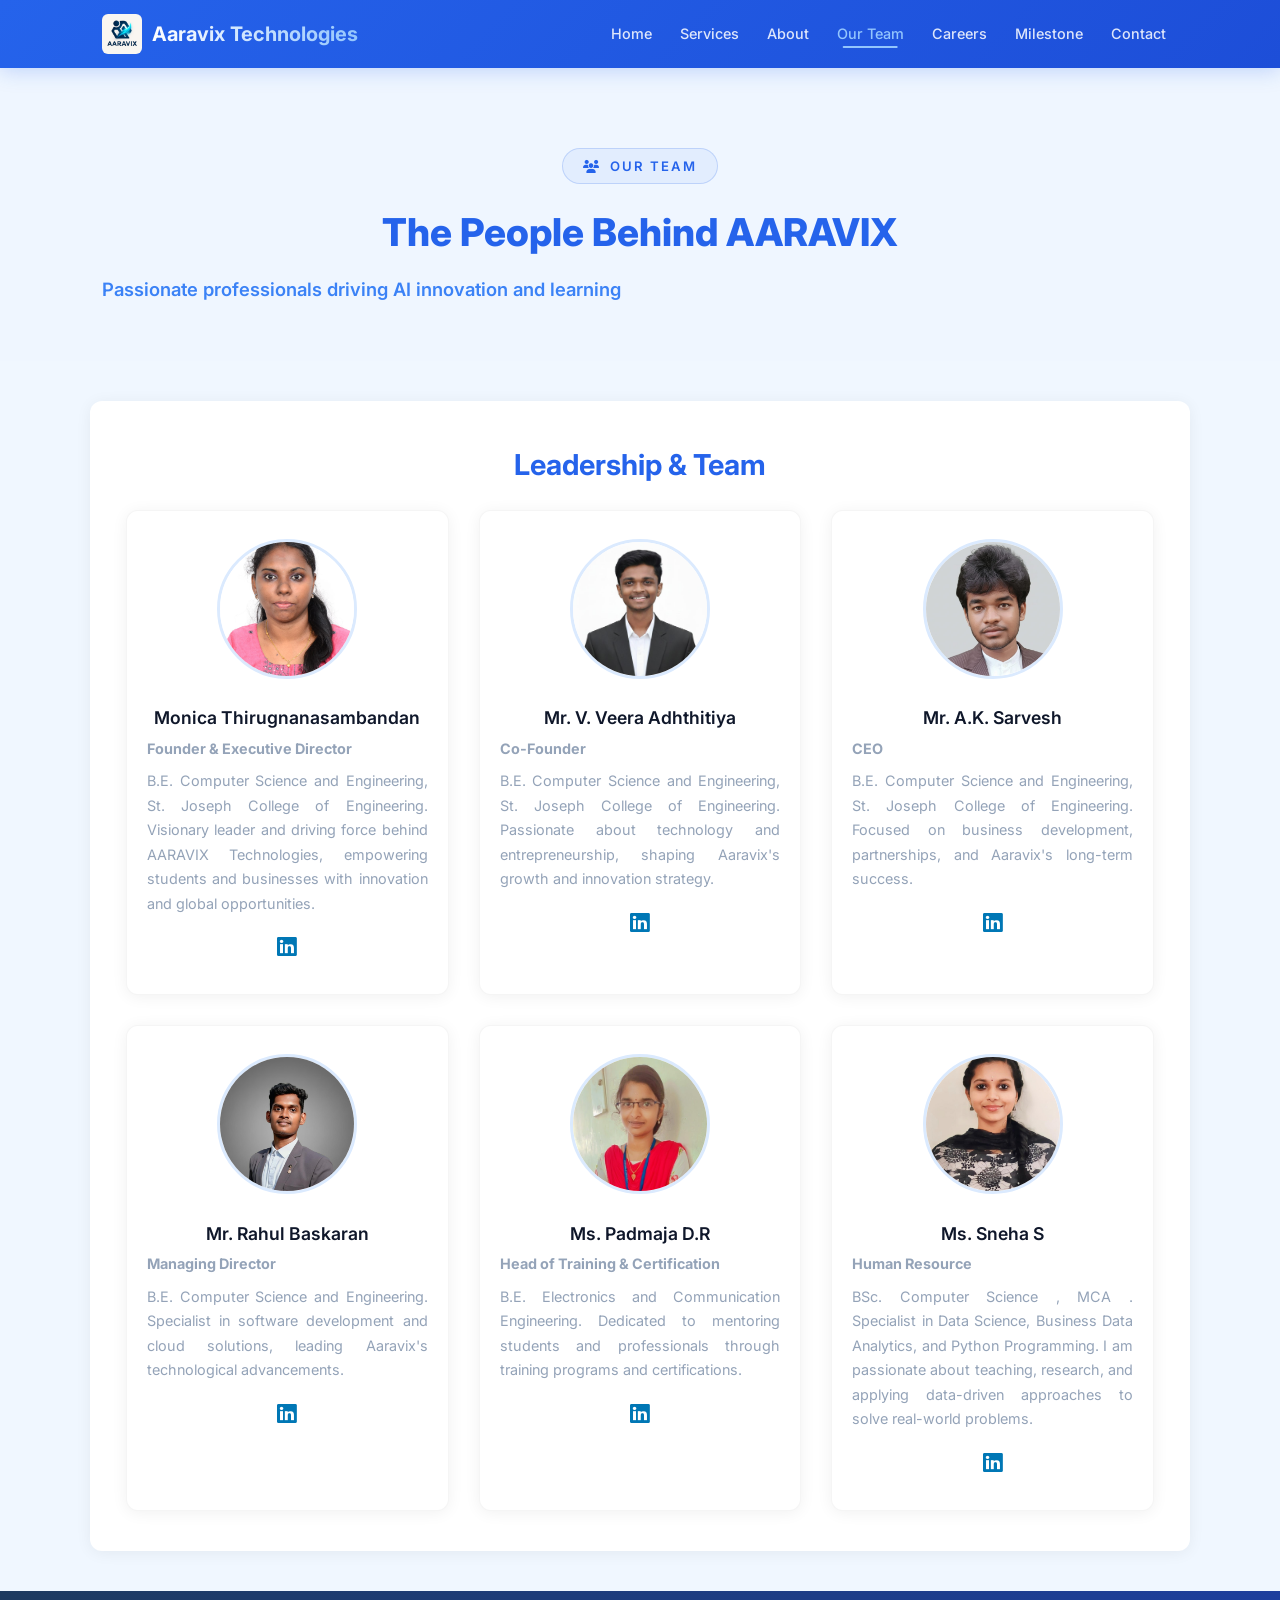
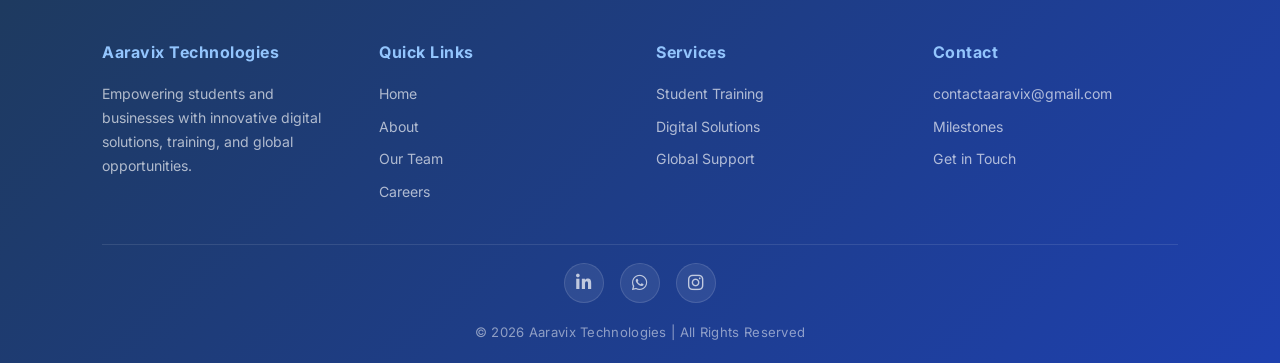
<file: ourteam.html>
<!DOCTYPE html>
<html lang="en">
<head>
  <meta charset="UTF-8">
  <meta name="viewport" content="width=device-width, initial-scale=1.0">
  <title>Aaravix Technologies | Our Team</title>
  <meta name="description" content="Meet the team behind AARAVIX Technologies — dedicated professionals driving AI solutions, training, and innovation.">
  <link rel="stylesheet" href="style.css">
  <link rel="stylesheet" href="./FondStyles/all.min.css">
  <link rel="stylesheet" href="https://cdnjs.cloudflare.com/ajax/libs/font-awesome/6.5.0/css/all.min.css">
</head>
<body>

  <!-- Navbar -->
  <header>
    <nav class="navbar">
      <div class="logo">
        <img src="logo.jpeg" alt="Aaravix Logo">
        <h1>Aaravix Technologies</h1>
      </div>
      <ul class="nav-links">
        <li><a href="index.html">Home</a></li>
        <li><a href="service.html">Services</a></li>
        <li><a href="about.html">About</a></li>
        <li><a href="ourteam.html" class="active">Our Team</a></li>
        <li><a href="careers.html">Careers</a></li>
        <li><a href="milestone.html">Milestone</a></li>
        <li><a href="contact.html">Contact</a></li>
      </ul>
      <div class="hamburger">&#9776;</div>
    </nav>
  </header>

  <!-- Team Hero -->
  <section class="about-hero">
    <span class="about-label"><i class="fa-solid fa-users"></i> Our Team</span>
    <h2>The People Behind AARAVIX</h2>
    <p class="about-tagline">Passionate professionals driving AI innovation and learning</p>
  </section>

  <!-- Our Team -->
  <section id="our-team">
    <h2>Leadership &amp; Team</h2>
    <div class="board-grid">

      <div class="board-card">
        <img src="Team/Monica.jpeg" alt="Founder Monica T.S">
        <h3>Monica Thirugnanasambandan</h3>
        <p><strong>Founder &amp; Executive Director</strong></p>
        <p>B.E. Computer Science and Engineering, St. Joseph College of Engineering. Visionary leader and driving force behind AARAVIX Technologies, empowering students and businesses with innovation and global opportunities.</p>
        <div class="social-icons">
          <a href="https://www.linkedin.com/in/monicathiru/" target="_blank" rel="noopener noreferrer" aria-label="Monica's LinkedIn"><i class="fa-brands fa-linkedin"></i></a>
        </div>
      </div>

      <div class="board-card">
        <img src="Team/ADTHI.jpeg" alt="Co-Founder V. Veera Adhthitiya">
        <h3>Mr. V. Veera Adhthitiya</h3>
        <p><strong>Co-Founder</strong></p>
        <p>B.E. Computer Science and Engineering, St. Joseph College of Engineering. Passionate about technology and entrepreneurship, shaping Aaravix's growth and innovation strategy.</p>
        <div class="social-icons">
          <a href="#" target="_blank" rel="noopener noreferrer" aria-label="Veera's LinkedIn"><i class="fa-brands fa-linkedin"></i></a>
        </div>
      </div>

      <div class="board-card">
        <img src="Team/SARVESH (2).jpeg" alt="CEO A.K. Sarvesh">
        <h3>Mr. A.K. Sarvesh</h3>
        <p><strong>CEO</strong></p>
        <p>B.E. Computer Science and Engineering, St. Joseph College of Engineering. Focused on business development, partnerships, and Aaravix's long-term success.</p>
        <div class="social-icons">
          <a href="https://www.linkedin.com/in/a-k-sarvesh-2285402a0?utm_source=share&utm_campaign=share_via&utm_content=profile&utm_medium=android_app" target="_blank" rel="noopener noreferrer" aria-label="Sarvesh's LinkedIn"><i class="fa-brands fa-linkedin"></i></a>
        </div>
      </div>

      <div class="board-card">
        <img src="Team/RAHUL (2).jpeg" alt="MD Rahul Baskaran">
        <h3>Mr. Rahul Baskaran</h3>
        <p><strong>Managing Director</strong></p>
        <p>B.E. Computer Science and Engineering. Specialist in software development and cloud solutions, leading Aaravix's technological advancements.</p>
        <div class="social-icons">
          <a href="https://www.linkedin.com/in/rahul-baskaran-657b99270?utm_source=share&utm_campaign=share_via&utm_content=profile&utm_medium=android_app" target="_blank" rel="noopener noreferrer" aria-label="Rahul's LinkedIn"><i class="fa-brands fa-linkedin"></i></a>
        </div>
      </div>

      <div class="board-card">
        <img src="Team/padmaja.jpeg" alt="Head of Training Padmaja">
        <h3>Ms. Padmaja D.R</h3>
        <p><strong>Head of Training &amp; Certification</strong></p>
        <p>B.E. Electronics and Communication Engineering. Dedicated to mentoring students and professionals through training programs and certifications.</p>
        <div class="social-icons">
          <a href="#" target="_blank" rel="noopener noreferrer" aria-label="Padmaja's LinkedIn"><i class="fa-brands fa-linkedin"></i></a>
        </div>
      </div>

      <div class="board-card">
        <img src="Team/Sneha.jpeg" alt="HR Sneha S">
        <h3>Ms. Sneha S</h3>
        <p><strong>Human Resource</strong></p>
        <p>BSc. Computer Science , MCA . Specialist in Data Science, Business Data Analytics, and Python Programming. I am passionate about teaching, research, and applying data-driven approaches to solve real-world problems.</p>
        <div class="social-icons">
          <a href="https://www.linkedin.com/in/sneha-s-64781227a" target="_blank" rel="noopener noreferrer" aria-label="Rahul's LinkedIn"><i class="fa-brands fa-linkedin"></i></a>
        </div>
      </div>


    </div>
  </section>

  <!-- Footer -->
  <footer>
    <div class="footer-grid">
      <div class="footer-col">
        <h4>Aaravix Technologies</h4>
        <p>Empowering students and businesses with innovative digital solutions, training, and global opportunities.</p>
      </div>
      <div class="footer-col">
        <h4>Quick Links</h4>
        <ul>
          <li><a href="index.html">Home</a></li>
          <li><a href="about.html">About</a></li>
          <li><a href="ourteam.html">Our Team</a></li>
          <li><a href="careers.html">Careers</a></li>
        </ul>
      </div>
      <div class="footer-col">
        <h4>Services</h4>
        <ul>
          <li><a href="studenttraining.html">Student Training</a></li>
          <li><a href="digitalsolutions.html">Digital Solutions</a></li>
          <li><a href="globalservice.html">Global Support</a></li>
        </ul>
      </div>
      <div class="footer-col">
        <h4>Contact</h4>
        <ul>
          <li><a href="mailto:contactaaravix@gmail.com">contactaaravix@gmail.com</a></li>
          <li><a href="milestone.html">Milestones</a></li>
          <li><a href="contact.html">Get in Touch</a></li>
        </ul>
      </div>
    </div>
    <div class="footer-bottom">
      <div class="footer-social-icons">
        <a href="https://www.linkedin.com/company/107547832/admin/dashboard/" target="_blank" rel="noopener noreferrer" aria-label="LinkedIn" class="social-linkedin"><i class="fa-brands fa-linkedin-in"></i></a>
        <a href="https://wa.me/916382928704" target="_blank" rel="noopener noreferrer" aria-label="WhatsApp" class="social-whatsapp"><i class="fa-brands fa-whatsapp"></i></a>
        <a href="https://www.instagram.com/aaravix_tech_official?igsh=MXdnOWgwZXdpa2Q3Zw==" target="_blank" rel="noopener noreferrer" aria-label="Instagram" class="social-instagram"><i class="fa-brands fa-instagram"></i></a>
      </div>
      <p>&copy; <script>document.write(new Date().getFullYear())</script> Aaravix Technologies | All Rights Reserved</p>
    </div>
  </footer>

  <script src="script.js" defer></script>
</body>
</html>
</file>
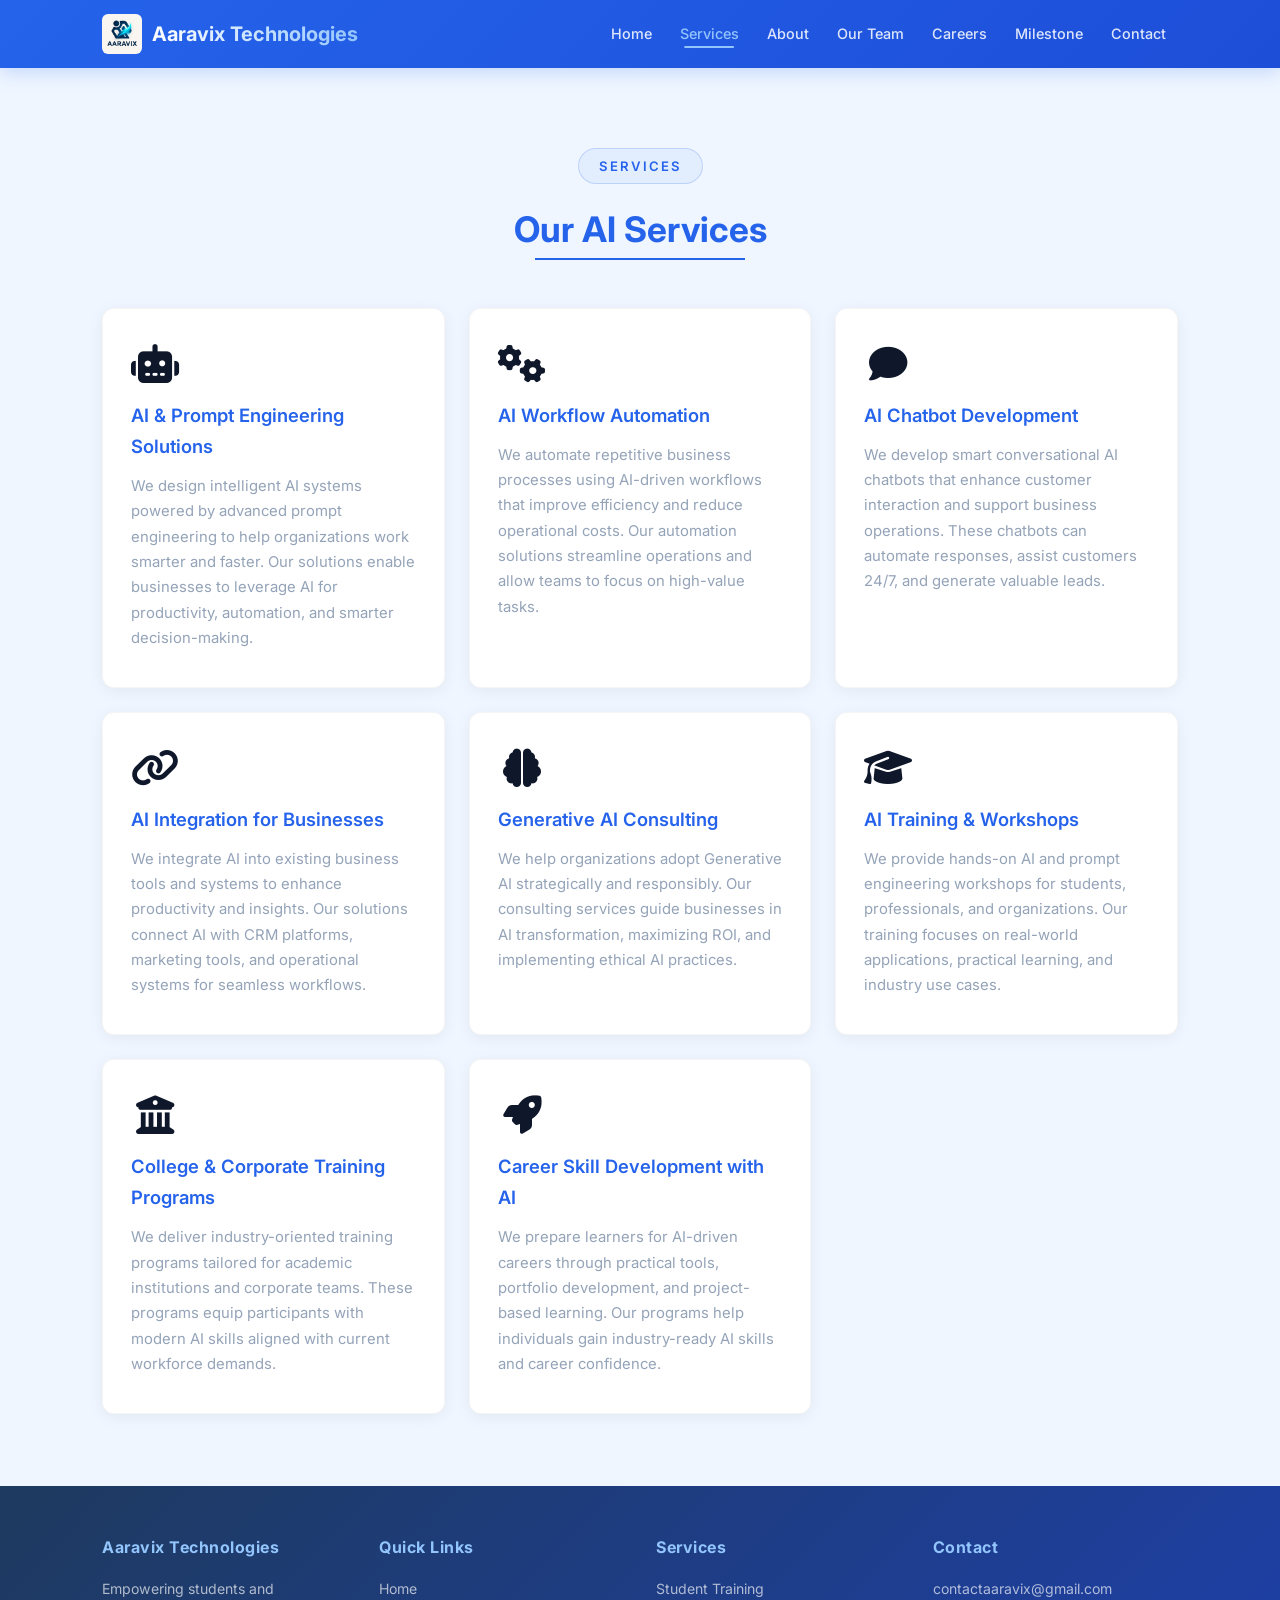
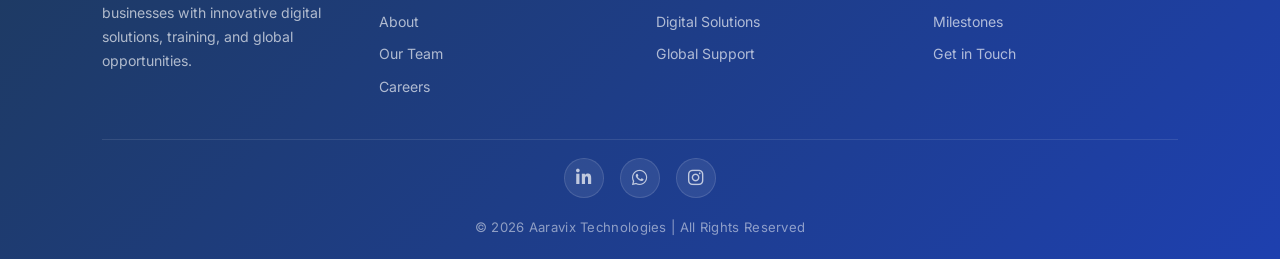
<file: service.html>
<!DOCTYPE html>
<html lang="en">
<head>
  <meta charset="UTF-8">
  <meta name="viewport" content="width=device-width, initial-scale=1.0">
  <title>Aaravix Technologies | Services</title>
  <link rel="stylesheet" href="style.css">
  <link rel="stylesheet" href="./FondStyles/all.min.css">
  <link rel="stylesheet" href="https://cdnjs.cloudflare.com/ajax/libs/font-awesome/6.5.0/css/all.min.css">
</head>
<body>
  <!-- Navbar -->
  <header>
    <nav class="navbar">
      <div class="logo">
        <img src="logo.jpeg" alt="Aaravix Logo">
        <h1>Aaravix Technologies</h1>
      </div>
      <ul class="nav-links">
        <li><a href="index.html">Home</a></li>
        <li><a href="service.html" class="active">Services</a></li>
        <li><a href="about.html">About</a></li>
        <li><a href="ourteam.html">Our Team</a></li>
        <li><a href="careers.html">Careers</a></li>
        <li><a href="milestone.html">Milestone</a></li>
        <li><a href="contact.html">Contact</a></li>
      </ul>
      <div class="hamburger">☰</div>
    </nav>
  </header>

  <!-- Services Section -->
  <!-- <section class="services full-page">
    <h2>Our Services</h2>
    <p class="subtitle">We empower students, businesses, and professionals with training, digital solutions, and global support.</p>
    
    <div class="service-cards">
      <a href="studenttraining.html" class="card">
        <h3>Student Training</h3>
        <p>Microsoft Office, Python, Data Analysis, Career Skills</p>
        <span class="learn-more">Learn More →</span>
      </a>

      <a href="digitalsolutions.html" class="card">
        <h3>Digital Solutions</h3>
        <p>Data Cleaning, Power BI Dashboards, Web Development</p>
        <span class="learn-more">Learn More →</span>
      </a>

      <a href="globalservice.html" class="card">
        <h3>Global Support</h3>
        <p>Resume & LinkedIn Optimization, Online Tutoring</p>
        <span class="learn-more">Learn More →</span>
      </a>
    </div>
  </section> -->

  <!-- AI Services Section -->
  <section class="ai-services-section">
    <div class="ai-services-header">
      <span class="ai-label"> Services</span>
      <h2 class="our__ai_service__title">Our AI Services</h2>
     
    </div>

    <div class="ai-services-grid">

      <div class="ai-card">
        <div class="ai-card-icon"><i class="fa-solid fa-robot"></i> </div>
        <h3>AI & Prompt Engineering Solutions</h3>
        <p>We design intelligent AI systems powered by advanced prompt engineering to help organizations work smarter and faster. Our solutions enable businesses to leverage AI for productivity, automation, and smarter decision-making.</p>
      </div>

      <div class="ai-card">
        <div class="ai-card-icon"><i class="fa-solid fa-gears"></i></div>
        <h3>AI Workflow Automation</h3>
        <p>We automate repetitive business processes using AI-driven workflows that improve efficiency and reduce operational costs. Our automation solutions streamline operations and allow teams to focus on high-value tasks.</p>
      </div>

      <div class="ai-card">
        <div class="ai-card-icon"><i class="fa-solid fa-comment"></i></div>
        <h3>AI Chatbot Development</h3>
        <p>We develop smart conversational AI chatbots that enhance customer interaction and support business operations. These chatbots can automate responses, assist customers 24/7, and generate valuable leads.</p>
      </div>

      <div class="ai-card">
        <div class="ai-card-icon"><i class="fa-solid fa-link"></i></div>
        <h3>AI Integration for Businesses</h3>
        <p>We integrate AI into existing business tools and systems to enhance productivity and insights. Our solutions connect AI with CRM platforms, marketing tools, and operational systems for seamless workflows.</p>
      </div>

      <div class="ai-card">
        <div class="ai-card-icon"><i class="fa-solid fa-brain"></i></div>
        <h3>Generative AI Consulting</h3>
        <p>We help organizations adopt Generative AI strategically and responsibly. Our consulting services guide businesses in AI transformation, maximizing ROI, and implementing ethical AI practices.</p>
      </div>

      <div class="ai-card">
        <div class="ai-card-icon"><i class="fa-solid fa-graduation-cap"></i></div>
        <h3>AI Training & Workshops</h3>
        <p>We provide hands-on AI and prompt engineering workshops for students, professionals, and organizations. Our training focuses on real-world applications, practical learning, and industry use cases.</p>
      </div>

      <div class="ai-card">
        <div class="ai-card-icon"><i class="fa-solid fa-building-columns"></i></div>
        <h3>College & Corporate Training Programs</h3>
        <p>We deliver industry-oriented training programs tailored for academic institutions and corporate teams. These programs equip participants with modern AI skills aligned with current workforce demands.</p>
      </div>

      <div class="ai-card">
        <div class="ai-card-icon"><i class="fa-solid fa-rocket"></i></div>
        <h3>Career Skill Development with AI</h3>
        <p>We prepare learners for AI-driven careers through practical tools, portfolio development, and project-based learning. Our programs help individuals gain industry-ready AI skills and career confidence.</p>
      </div>

    </div>
  </section>

  <!-- Footer -->
  <footer>
    <div class="footer-grid">
      <div class="footer-col">
        <h4>Aaravix Technologies</h4>
        <p>Empowering students and businesses with innovative digital solutions, training, and global opportunities.</p>
      </div>
      <div class="footer-col">
        <h4>Quick Links</h4>
        <ul>
          <li><a href="index.html">Home</a></li>
          <li><a href="about.html">About</a></li>
          <li><a href="ourteam.html">Our Team</a></li>
          <li><a href="careers.html">Careers</a></li>
        </ul>
      </div>
      <div class="footer-col">
        <h4>Services</h4>
        <ul>
          <li><a href="studenttraining.html">Student Training</a></li>
          <li><a href="digitalsolutions.html">Digital Solutions</a></li>
          <li><a href="globalservice.html">Global Support</a></li>
        </ul>
      </div>
      <div class="footer-col">
        <h4>Contact</h4>
        <ul>
          <li><a href="mailto:contactaaravix@gmail.com">contactaaravix@gmail.com</a></li>
          <li><a href="milestone.html">Milestones</a></li>
          <li><a href="contact.html">Get in Touch</a></li>
        </ul>
      </div>
    </div>
    <div class="footer-bottom">
      <div class="footer-social-icons">
        <a href="https://www.linkedin.com/company/107547832/admin/dashboard/" target="_blank" rel="noopener noreferrer" aria-label="LinkedIn" class="social-linkedin"><i class="fa-brands fa-linkedin-in"></i></a>
        <a href="https://wa.me/916382928704" target="_blank" rel="noopener noreferrer" aria-label="WhatsApp" class="social-whatsapp"><i class="fa-brands fa-whatsapp"></i></a>
        <a href="https://www.instagram.com/aaravix_tech_official?igsh=MXdnOWgwZXdpa2Q3Zw==" target="_blank" rel="noopener noreferrer" aria-label="Instagram" class="social-instagram"><i class="fa-brands fa-instagram"></i></a>
      </div>
      <p>&copy; <script>document.write(new Date().getFullYear())</script> Aaravix Technologies | All Rights Reserved</p>
    </div>
  </footer>

  <script src="script.js" defer></script>
</body>
</html>
</file>
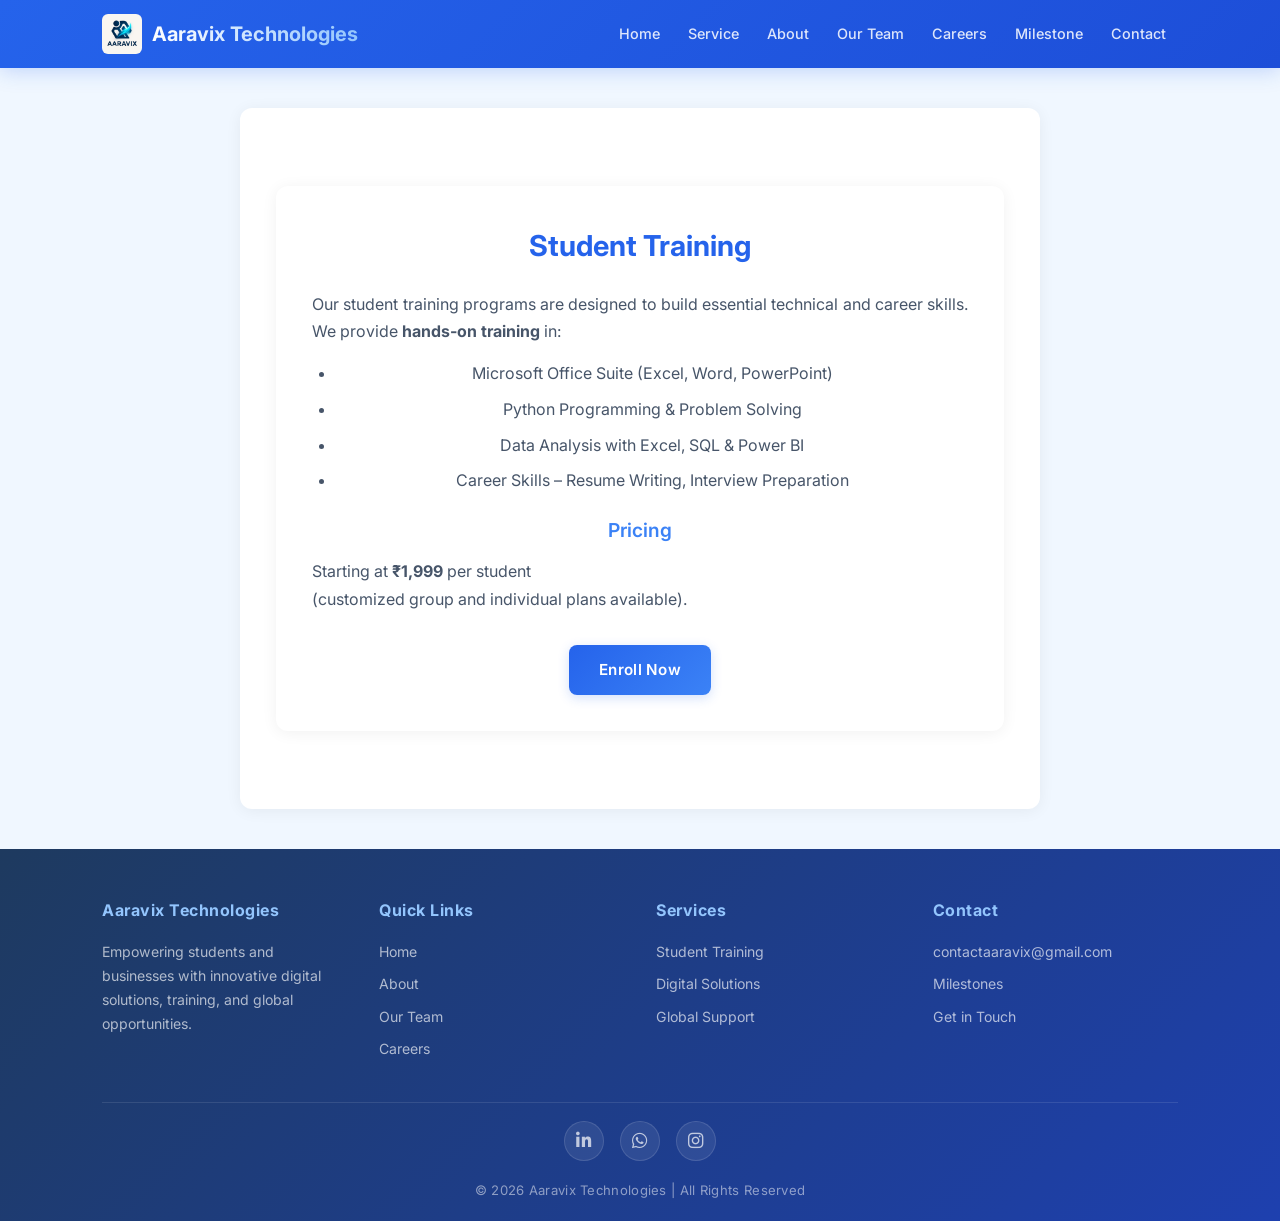
<file: studenttraining.html>
<!DOCTYPE html>
<html lang="en">
<head>
  <meta charset="UTF-8">
  <meta name="viewport" content="width=device-width, initial-scale=1.0">
  <title>Student Training | Aaravix Technologies</title>
  <link rel="stylesheet" href="style.css">
  <link rel="stylesheet" href="./FondStyles/all.min.css">
  <link rel="stylesheet" href="https://cdnjs.cloudflare.com/ajax/libs/font-awesome/6.5.0/css/all.min.css">
  <!-- SEO Meta -->
  <meta name="description" content="Aaravix Student Training: Hands-on learning in Microsoft Office, Python, Data Analysis, SQL, Power BI, and Career Skills for students.">
  <meta name="keywords" content="Student Training, Microsoft Office, Python, Data Analysis, SQL, Power BI, Resume Writing, Interview Preparation, Aaravix">
  <meta name="author" content="Aaravix Technologies">
  <!-- Social Media Preview -->
  <meta property="og:title" content="Student Training | Aaravix Technologies">
  <meta property="og:description" content="Hands-on Student Training programs in Python, Data Analysis, Microsoft Office, Power BI & Career Skills.">
  <meta property="og:image" content="C:\Users\Deshu\Downloads\LOGO.png">
  <meta property="og:url" content="https://aaravix.com/studenttraining.html">
  <meta name="twitter:card" content="summary_large_image">
</head>
<body>
  <!-- Navbar -->
  <header>
    <nav class="navbar">
      <div class="logo">
        <img src="logo.jpeg" alt="Aaravix Logo">
        <h1>Aaravix Technologies</h1>
      </div>
      <ul class="nav-links">
        <li><a href="index.html">Home</a></li>
        <li><a href="service.html">Service</a></li>
        <li><a href="about.html">About</a></li>
        <li><a href="ourteam.html">Our Team</a></li>
        <li><a href="careers.html">Careers</a></li>
        <li><a href="milestone.html">Milestone</a></li>
        <li><a href="contact.html">Contact</a></li>
      </ul>
      <div class="hamburger">&#9776;</div>
    </nav>
  </header>

  <!-- Service Details -->
  <section class="service-detail">
    <div class="container">
      <h2>Student Training</h2>
      <p>
        Our student training programs are designed to build essential technical and career skills. 
        We provide <strong>hands-on training</strong> in:
      </p>
      <ul>
        <li>Microsoft Office Suite (Excel, Word, PowerPoint)</li>
        <li>Python Programming & Problem Solving</li>
        <li>Data Analysis with Excel, SQL & Power BI</li>
        <li>Career Skills – Resume Writing, Interview Preparation</li>
      </ul>
      
      <h3>Pricing</h3>
      <p>
        Starting at <strong>₹1,999</strong> per student 
        <br>(customized group and individual plans available).
      </p>

      <a href="contact.html" class="btn">Enroll Now</a>
    </div>
  </section>

  <!-- Footer -->
  <footer>
    <div class="footer-grid">
      <div class="footer-col">
        <h4>Aaravix Technologies</h4>
        <p>Empowering students and businesses with innovative digital solutions, training, and global opportunities.</p>
      </div>
      <div class="footer-col">
        <h4>Quick Links</h4>
        <ul>
          <li><a href="index.html">Home</a></li>
          <li><a href="about.html">About</a></li>
          <li><a href="ourteam.html">Our Team</a></li>
          <li><a href="careers.html">Careers</a></li>
        </ul>
      </div>
      <div class="footer-col">
        <h4>Services</h4>
        <ul>
          <li><a href="studenttraining.html">Student Training</a></li>
          <li><a href="digitalsolutions.html">Digital Solutions</a></li>
          <li><a href="globalservice.html">Global Support</a></li>
        </ul>
      </div>
      <div class="footer-col">
        <h4>Contact</h4>
        <ul>
          <li><a href="mailto:contactaaravix@gmail.com">contactaaravix@gmail.com</a></li>
          <li><a href="milestone.html">Milestones</a></li>
          <li><a href="contact.html">Get in Touch</a></li>
        </ul>
      </div>
    </div>
    <div class="footer-bottom">
      <div class="footer-social-icons">
        <a href="https://www.linkedin.com/company/107547832/admin/dashboard/" target="_blank" rel="noopener noreferrer" aria-label="LinkedIn" class="social-linkedin"><i class="fa-brands fa-linkedin-in"></i></a>
        <a href="https://wa.me/916382928704" target="_blank" rel="noopener noreferrer" aria-label="WhatsApp" class="social-whatsapp"><i class="fa-brands fa-whatsapp"></i></a>
        <a href="https://www.instagram.com/aaravix_tech_official?igsh=MXdnOWgwZXdpa2Q3Zw==" target="_blank" rel="noopener noreferrer" aria-label="Instagram" class="social-instagram"><i class="fa-brands fa-instagram"></i></a>
      </div>
      <p>&copy; <script>document.write(new Date().getFullYear())</script> Aaravix Technologies | All Rights Reserved</p>
    </div>
  </footer>

  <script src="script.js" defer></script>
</body>
</html>
</file>
<file: style.css>
/* ==========================================
   Aaravix Technologies — Global Stylesheet
   Clean, Professional, Responsive
   ========================================== */

/* ===== Reset & Base ===== */
@import url('https://fonts.googleapis.com/css2?family=Inter:wght@400;500;600;700;800&display=swap');

* {
  margin: 0;
  padding: 0;
  box-sizing: border-box;
}

html {
  scroll-behavior: smooth;
}

body {
  font-family: 'Inter', 'Segoe UI', sans-serif;
  line-height: 1.7;
  background: #F0F7FF;
  color: #0F172A;
  overflow-x: hidden;
}

a {
  text-decoration: none;
  color: inherit;
}

ul {
  list-style: none;
}

img {
  max-width: 100%;
  height: auto;
}

/* ===== Navbar ===== */
header {
  position: sticky;
  top: 0;
  z-index: 999;
}

.navbar {
  display: flex;
  justify-content: space-between;
  align-items: center;
  padding: 14px 8%;
  background: linear-gradient(135deg, #2563EB 0%, #1D4ED8 100%);
  color: #fff;
  z-index: 999;
  box-shadow: 0 2px 20px rgba(37, 99, 235, 0.25);
  transition: box-shadow 0.3s ease, backdrop-filter 0.3s ease;
  flex-wrap: nowrap;
  gap: 12px;
}

.logo {
  display: flex;
  align-items: center;
  gap: 10px;
}

.logo img {
  height: 40px;
  width: 40px;
  object-fit: contain;
  border-radius: 6px;
  transition: transform 0.3s ease;
}

.logo:hover img {
  transform: rotate(-5deg) scale(1.05);
}

.logo h1 {
  font-size: 1.25rem;
  font-weight: 700;
  background: linear-gradient(90deg, #fff, #93C5FD);
  -webkit-background-clip: text;
  -webkit-text-fill-color: transparent;
  background-clip: text;
  white-space: nowrap;
  overflow: hidden;
  text-overflow: ellipsis;
  max-width: 220px;
}

.nav-links {
  display: flex;
  list-style: none;
  gap: 4px;
  flex-shrink: 0;
}

.nav-links li {
  margin: 0;
}

.nav-links a {
  text-decoration: none;
  color: rgba(255, 255, 255, 0.85);
  font-weight: 500;
  font-size: 0.9rem;
  padding: 6px 12px;
  border-radius: 6px;
  transition: color 0.3s ease, background 0.3s ease;
  position: relative;
}

.nav-links a::after {
  content: '';
  position: absolute;
  bottom: 0;
  left: 50%;
  transform: translateX(-50%);
  width: 0;
  height: 2px;
  background: #93C5FD;
  transition: width 0.3s ease;
  border-radius: 2px;
}

.nav-links a:hover::after,
.nav-links a.active::after {
  width: 60%;
}

.nav-links a:hover,
.nav-links a.active {
  color: #93C5FD;
}

/* Hamburger */
.hamburger {
  display: none;
  font-size: 26px;
  cursor: pointer;
  color: #fff;
  user-select: none;
  transition: transform 0.3s ease;
  padding: 4px 8px;
  border-radius: 4px;
}

.hamburger:hover {
  transform: scale(1.15);
  background: rgba(255, 255, 255, 0.1);
}

/* ===== Hero Section ===== */
.hero {
  display: flex;
  justify-content: center;
  align-items: center;
  min-height: 100vh;
  max-width: 100%;
  margin: 0;
  border-radius: 0;
  box-shadow: none;
  background: linear-gradient(160deg, #1E40AF 0%, #2563EB 40%, #1E3A8A 100%);
  color: white;
  text-align: center;
  padding: 80px 20px;
  position: relative;
  overflow: hidden;
}

/* Floating gradient orbs */
.hero-orb {
  position: absolute;
  border-radius: 50%;
  filter: blur(80px);
  opacity: 0.35;
  pointer-events: none;
  z-index: 0;
}

.hero-orb-1 {
  width: 500px;
  height: 500px;
  background: radial-gradient(circle, #2563EB 0%, transparent 70%);
  top: -10%;
  right: -8%;
  animation: orbFloat1 14s ease-in-out infinite;
}

.hero-orb-2 {
  width: 400px;
  height: 400px;
  background: radial-gradient(circle, #60A5FA 0%, transparent 70%);
  bottom: -5%;
  left: -5%;
  animation: orbFloat2 18s ease-in-out infinite;
}

.hero-orb-3 {
  width: 300px;
  height: 300px;
  background: radial-gradient(circle, #93C5FD 0%, transparent 70%);
  top: 40%;
  left: 50%;
  transform: translateX(-50%);
  animation: orbFloat3 12s ease-in-out infinite;
}

@keyframes orbFloat1 {
  0%, 100% { transform: translate(0, 0) scale(1); }
  33% { transform: translate(-40px, 30px) scale(1.08); }
  66% { transform: translate(20px, -20px) scale(0.95); }
}

@keyframes orbFloat2 {
  0%, 100% { transform: translate(0, 0) scale(1); }
  33% { transform: translate(30px, -25px) scale(0.92); }
  66% { transform: translate(-20px, 15px) scale(1.06); }
}

@keyframes orbFloat3 {
  0%, 100% { transform: translateX(-50%) translate(0, 0) scale(1); }
  50% { transform: translateX(-50%) translate(15px, -30px) scale(1.1); }
}

/* Subtle dot grid overlay */
.hero-grid {
  position: absolute;
  inset: 0;
  z-index: 0;
  background-image: radial-gradient(rgba(255, 255, 255, 0.04) 1px, transparent 1px);
  background-size: 40px 40px;
  pointer-events: none;
}

.hero-text {
  position: relative;
  z-index: 2;
  max-width: 740px;
}

/* Animated accent line */
.hero-accent-line {
  width: 60px;
  height: 3px;
  margin: 0 auto 28px;
  border-radius: 3px;
  background: linear-gradient(90deg, #93C5FD, #2563EB, #93C5FD);
  background-size: 200% 100%;
  animation: accentShift 4s ease-in-out infinite;
}

@keyframes accentShift {
  0%, 100% { background-position: 0% 50%; }
  50% { background-position: 100% 50%; }
}

.hero-label {
  display: inline-block;
  font-size: 0.78rem;
  font-weight: 600;
  letter-spacing: 2.5px;
  text-transform: uppercase;
  color: rgba(147, 197, 253, 0.95);
  margin-bottom: 14px;
  padding: 7px 20px;
  border: 1px solid rgba(147, 197, 253, 0.3);
  border-radius: 20px;
  background: rgba(255, 255, 255, 0.08);
  animation: heroFadeUp 0.7s ease-out both;
}

.hero h2 {
  font-size: 3.4rem;
  margin-bottom: 22px;
  font-weight: 800;
  line-height: 1.12;
  color: #fff;
  letter-spacing: -0.5px;
  animation: heroFadeUp 0.7s ease-out 0.2s both;
}

.typed-text {
  background: linear-gradient(90deg, #93C5FD, #60A5FA);
  -webkit-background-clip: text;
  -webkit-text-fill-color: transparent;
  background-clip: text;
}

.cursor-blink {
  font-weight: 300;
  color: #93C5FD;
  animation: blink 0.8s infinite;
}

@keyframes blink {
  0%, 100% { opacity: 1; }
  50% { opacity: 0; }
}

.hero-desc {
  font-size: 1.08rem;
  color: rgba(255, 255, 255, 0.5);
  margin-bottom: 40px;
  max-width: 500px;
  margin-left: auto;
  margin-right: auto;
  line-height: 1.75;
  animation: heroFadeUp 0.7s ease-out 0.35s both;
}

.hero-buttons {
  display: flex;
  justify-content: center;
  gap: 16px;
  flex-wrap: wrap;
  animation: heroFadeUp 0.7s ease-out 0.5s both;
}

.hero .btn-primary {
  background: linear-gradient(135deg, #2563EB, #1D4ED8);
  color: #fff;
  border-radius: 8px;
  font-weight: 700;
  box-shadow: 0 4px 24px rgba(37, 99, 235, 0.25);
}

.hero .btn-primary:hover {
  transform: translateY(-2px);
  box-shadow: 0 8px 32px rgba(37, 99, 235, 0.35);
  background: linear-gradient(135deg, #3B82F6, #2563EB);
}

.btn-ghost {
  background: transparent;
  border: 1px solid rgba(255, 255, 255, 0.2);
  color: rgba(255, 255, 255, 0.75);
  border-radius: 8px;
  box-shadow: none;
}

.btn-ghost:hover {
  background: rgba(255, 255, 255, 0.06);
  border-color: rgba(255, 255, 255, 0.35);
  color: #fff;
  transform: translateY(-2px);
  box-shadow: none;
}

@keyframes heroFadeUp {
  from { opacity: 0; transform: translateY(20px); }
  to { opacity: 1; transform: translateY(0); }
}

@keyframes slideUp {
  from { opacity: 0; transform: translateY(24px); }
  to { opacity: 1; transform: translateY(0); }
}

/* ===== Page Content Sections (About, etc.) ===== */
section {
  max-width: 900px;
  margin: 40px auto;
  padding: 40px 36px;
  background: #fff;
  border-radius: 12px;
  box-shadow: 0 2px 16px rgba(0, 0, 0, 0.06);
}

section h2 {
  color: #2563EB;
  margin-bottom: 20px;
  text-align: center;
  font-size: 1.8rem;
  font-weight: 700;
}

section h3 {
  color: #3B82F6;
  margin-bottom: 12px;
  font-size: 1.2rem;
  font-weight: 600;
}

section p {
  margin-bottom: 18px;
  line-height: 1.7;
  color: #475569;
  text-align: justify;
}

section ul {
  margin-bottom: 20px;
  padding-left: 24px;
  list-style: disc;
}

section li {
  margin-bottom: 10px;
  color: #475569;
  line-height: 1.6;
}

/* ===== Services Page ===== */
.services, .service-detail {
  padding: 60px 8%;
  text-align: center;
}

.services {
  background: #fff;
}

.services h2 {
  font-size: 2.2rem;
  margin-bottom: 10px;
  color: #2563EB;
}

.services .subtitle {
  margin-bottom: 40px;
  color: #94A3B8;
  text-align: center;
  max-width: 700px;
  font-size: 1.05rem;
  margin-left: auto;
  margin-right: auto;
}

.service-cards {
  display: grid;
  grid-template-columns: repeat(auto-fit, minmax(280px, 1fr));
  gap: 28px;
  width: 100%;
  max-width: 1000px;
  margin: 0 auto;
}

.card, .service-card {
  background: #fff;
  padding: 32px 28px;
  border-radius: 12px;
  text-align: center;
  text-decoration: none;
  color: inherit;
  box-shadow: 0 3px 16px rgba(0, 0, 0, 0.06);
  transition: transform 0.4s ease, box-shadow 0.4s ease;
  border: 1px solid rgba(0, 0, 0, 0.04);
  position: relative;
  overflow: hidden;
}

.card::before {
  content: '';
  position: absolute;
  top: 0;
  left: 0;
  width: 100%;
  height: 3px;
  background: linear-gradient(90deg, #2563EB, #93C5FD);
  transform: scaleX(0);
  transform-origin: left;
  transition: transform 0.4s ease;
}

.card:hover::before {
  transform: scaleX(1);
}

.card:hover, .service-card:hover {
  transform: translateY(-8px);
  box-shadow: 0 12px 36px rgba(37, 99, 235, 0.12);
}

.card h3 {
  margin-bottom: 12px;
  color: #2563EB;
  font-size: 1.15rem;
}

.card p {
  font-size: 0.95rem;
  margin-bottom: 16px;
  color: #64748B;
  line-height: 1.6;
}

.learn-more {
  color: #2563EB;
  font-weight: 600;
  font-size: 0.9rem;
  transition: letter-spacing 0.3s ease;
}

.card:hover .learn-more {
  letter-spacing: 1px;
}

/* ===== Service Detail Pages ===== */
.service-detail {
  background: #fff;
  max-width: 800px;
  margin: 40px auto;
  padding: 48px 36px;
  border-radius: 12px;
  box-shadow: 0 2px 16px rgba(0, 0, 0, 0.06);
}

.service-detail h2 {
  color: #2563EB;
  text-align: center;
  margin-bottom: 20px;
  font-size: 1.8rem;
}

.service-detail h3 {
  color: #3B82F6;
  margin-bottom: 12px;
}

.service-detail p {
  color: #475569;
  line-height: 1.7;
  margin-bottom: 16px;
}

.service-detail ul {
  margin-top: 16px;
  margin-bottom: 20px;
  padding-left: 24px;
  list-style: disc;
}

.service-detail li {
  margin-bottom: 10px;
  color: #475569;
}

/* ===== Container (used in contact, careers, milestone) ===== */
.container {
  max-width: 900px;
  margin: 30px auto;
  padding: 36px;
  background: #fff;
  border-radius: 12px;
  box-shadow: 0 2px 16px rgba(0, 0, 0, 0.06);
}

/* ===== Shared Button ===== */
.btn {
  display: inline-block;
  margin-top: 16px;
  padding: 12px 30px;
  background: linear-gradient(135deg, #2563EB, #3B82F6);
  color: #fff;
  border-radius: 8px;
  text-decoration: none;
  font-weight: 600;
  font-size: 0.95rem;
  letter-spacing: 0.3px;
  box-shadow: 0 3px 12px rgba(37, 99, 235, 0.2);
  transition: all 0.3s ease;
  border: none;
  cursor: pointer;
}

.btn:hover {
  transform: translateY(-2px);
  box-shadow: 0 6px 20px rgba(37, 99, 235, 0.35);
  background: linear-gradient(135deg, #3B82F6, #60A5FA);
}

.btn-primary {
  padding: 14px 36px;
  font-size: 1rem;
}

.btn-outline {
  background: transparent;
  border: 2px solid #fff;
  color: #fff;
  padding: 14px 36px;
  font-size: 1rem;
  box-shadow: none;
}

.btn-outline:hover {
  background: rgba(255, 255, 255, 0.15);
  transform: translateY(-2px);
  box-shadow: 0 4px 16px rgba(255, 255, 255, 0.15);
}

/* ===== Section Subtitle ===== */
.section-subtitle {
  text-align: center;
  color: #94A3B8;
  max-width: 600px;
  margin: 0 auto 40px;
  font-size: 1.05rem;
  line-height: 1.6;
}

/* ===== Stats Bar ===== */
.stats-bar {
  display: grid;
  grid-template-columns: repeat(4, 1fr);
  gap: 0;
  max-width: 100%;
  margin: 0;
  padding: 48px 8%;
  background: linear-gradient(135deg, #1E40AF, #2563EB);
  border-radius: 0;
  box-shadow: none;
  text-align: center;
}

.stat-item {
  padding: 16px 8px;
  border-right: 1px solid rgba(255, 255, 255, 0.1);
}

.stat-item:last-child {
  border-right: none;
}

.stat-number {
  font-size: 2.6rem;
  font-weight: 800;
  color: #93C5FD;
  margin-bottom: 4px;
}

.stat-number::after {
  content: '+';
  font-size: 1.6rem;
}

.stat-item p {
  color: rgba(255, 255, 255, 0.75);
  font-size: 0.9rem;
  font-weight: 500;
  letter-spacing: 0.3px;
  text-align: center;
  margin: 0;
}

/* ===== Home Services Section ===== */
.home-services {
  max-width: 100%;
  margin: 0;
  padding: 72px 8%;
  background: #fff;
  border-radius: 0;
  box-shadow: none;
  text-align: center;
}

.home-services h2 {
  font-size: 2.2rem;
  color: #2563EB;
  margin-bottom: 12px;
}

.card-icon {
  font-size: 2.8rem;
  margin-bottom: 16px;
  line-height: 1;
}

/* ===== Why Choose Us ===== */
.why-choose {
  max-width: 100%;
  margin: 0;
  padding: 72px 8%;
  background: #EFF6FF;
  border-radius: 0;
  box-shadow: none;
  text-align: center;
}

.why-choose h2 {
  font-size: 2.2rem;
  color: #2563EB;
  margin-bottom: 12px;
}

.features-grid {
  display: grid;
  grid-template-columns: repeat(auto-fit, minmax(240px, 1fr));
  gap: 28px;
  max-width: 1000px;
  margin: 0 auto;
}

.feature-card {
  background: #fff;
  padding: 36px 24px;
  border-radius: 12px;
  text-align: center;
  box-shadow: 0 2px 16px rgba(0, 0, 0, 0.05);
  transition: transform 0.3s ease, box-shadow 0.3s ease;
  border: 1px solid rgba(0, 0, 0, 0.04);
}

.feature-card:hover {
  transform: translateY(-6px);
  box-shadow: 0 10px 30px rgba(0, 0, 0, 0.1);
}

.feature-icon {
  font-size: 2.4rem;
  margin-bottom: 16px;
  line-height: 1;
}

.feature-card h3 {
  color: #2563EB;
  font-size: 1.1rem;
  margin-bottom: 10px;
}

.feature-card p {
  color: #94A3B8;
  font-size: 0.92rem;
  line-height: 1.6;
  margin: 0;
  text-align: center;
}

/* ===== CTA Section ===== */
.cta-section {
  max-width: 100%;
  margin: 0;
  padding: 72px 8%;
  background: linear-gradient(135deg, #1E40AF 0%, #2563EB 50%, #1D4ED8 100%);
  border-radius: 0;
  box-shadow: none;
  text-align: center;
  position: relative;
  overflow: hidden;
}

.cta-section::before {
  content: '';
  position: absolute;
  top: -50%;
  left: -50%;
  width: 200%;
  height: 200%;
  background: radial-gradient(circle at 30% 70%, rgba(37, 99, 235, 0.04) 0%, transparent 50%),
              radial-gradient(circle at 70% 30%, rgba(37, 99, 235, 0.06) 0%, transparent 50%);
  animation: heroFloat 20s ease-in-out infinite;
}

.cta-section h2 {
  font-size: 2.2rem;
  color: #fff;
  margin-bottom: 16px;
  position: relative;
  z-index: 1;
}

.cta-section p {
  color: rgba(255, 255, 255, 0.7);
  max-width: 600px;
  margin: 0 auto 32px;
  font-size: 1.05rem;
  line-height: 1.6;
  position: relative;
  z-index: 1;
  text-align: center;
}

.cta-buttons {
  display: flex;
  justify-content: center;
  gap: 16px;
  flex-wrap: wrap;
  position: relative;
  z-index: 1;
}

/* Full page section */
.full-page {
  min-height: 100vh;
  display: flex;
  flex-direction: column;
  justify-content: center;
  align-items: center;
}

/* ===== Our Team Page ===== */
#our-team {
  max-width: 1100px;
}

.board-grid {
  display: grid;
  grid-template-columns: repeat(auto-fit, minmax(260px, 1fr));
  gap: 30px;
  justify-items: center;
}

.board-card {
  background: #fff;
  border-radius: 12px;
  padding: 28px 20px;
  text-align: center;
  box-shadow: 0 2px 16px rgba(0, 0, 0, 0.06);
  transition: transform 0.3s ease, box-shadow 0.3s ease;
  border: 1px solid rgba(0, 0, 0, 0.04);
}

.board-card:hover {
  transform: translateY(-8px);
  box-shadow: 0 12px 30px rgba(0, 0, 0, 0.12);
}

.board-card img {
  width: 140px;
  height: 140px;
  border-radius: 50%;
  object-fit: cover;
  margin-bottom: 16px;
  border: 3px solid #DBEAFE;
  transition: border-color 0.3s ease;
}

.board-card:hover img {
  border-color: #2563EB;
}

.board-card h3 {
  color: #0F172A;
  margin-bottom: 4px;
  font-size: 1.1rem;
}

.board-card p {
  color: #94A3B8;
  font-size: 0.9rem;
  margin-bottom: 8px;
}

.board-card .social-icons {
  margin-top: 12px;
}

.board-card .social-icons a {
  margin: 0 5px;
  display: inline-block;
}

.board-card .social-icons img {
  width: 24px;
  height: 24px;
  transition: transform 0.3s ease;
  opacity: 0.7;
}

.board-card .social-icons img:hover {
  transform: scale(1.2);
  opacity: 1;
}

/* ===== Careers & Internships Page ===== */

/* --- Careers Hero Banner --- */
.careers-hero {
  position: relative;
  background: linear-gradient(135deg, #1E40AF 0%, #2563EB 40%, #2563EB 100%);
  padding: 100px 8% 60px;
  text-align: center;
  overflow: hidden;
  max-width: 100%;
  margin: 0;
  border-radius: 0;
  box-shadow: none;
}

.careers-hero-overlay {
  position: absolute;
  top: 0;
  left: 0;
  width: 100%;
  height: 100%;
  background:
    radial-gradient(circle at 25% 75%, rgba(37, 99, 235, 0.08) 0%, transparent 50%),
    radial-gradient(circle at 75% 25%, rgba(37, 99, 235, 0.12) 0%, transparent 50%);
  pointer-events: none;
}

.careers-hero-content {
  position: relative;
  z-index: 2;
  max-width: 720px;
  margin: 0 auto;
  animation: slideUp 0.7s ease-out;
}

.careers-badge {
  display: inline-block;
  font-size: 0.8rem;
  font-weight: 600;
  letter-spacing: 2px;
  text-transform: uppercase;
  color: #BFDBFE;
  margin-bottom: 20px;
  padding: 6px 20px;
  border: 1px solid rgba(191, 219, 254, 0.3);
  border-radius: 20px;
  background: rgba(255, 255, 255, 0.1);
}

.careers-hero-content h2 {
  font-size: 2.8rem;
  font-weight: 800;
  color: #fff;
  margin-bottom: 16px;
  line-height: 1.2;
}

.careers-hero-content p {
  font-size: 1.1rem;
  color: rgba(255, 255, 255, 0.65);
  line-height: 1.7;
  max-width: 580px;
  margin: 0 auto;
  text-align: center;
}

/* --- Careers Intro --- */
.careers-intro {
  max-width: 100%;
  margin: 0;
  padding: 48px 8%;
  background: #fff;
  border-radius: 0;
  box-shadow: none;
  text-align: center;
}

.careers-container {
  max-width: 960px;
  margin: 0 auto;
}

.careers-intro p {
  color: #475569;
  font-size: 1.05rem;
  line-height: 1.8;
  max-width: 760px;
  margin: 0 auto 12px;
  text-align: center;
}

/* --- Careers Sections --- */
.careers-section {
  max-width: 100%;
  margin: 0;
  padding: 64px 8%;
  background: #F0F7FF;
  border-radius: 0;
  box-shadow: none;
}

.careers-section-alt {
  background: #fff;
}

.careers-section h2 {
  font-size: 2rem;
  color: #2563EB;
  margin-bottom: 12px;
  text-align: center;
}

.section-label {
  text-align: center;
  margin-bottom: 12px;
}

.section-tag {
  display: inline-block;
  font-size: 0.8rem;
  font-weight: 600;
  letter-spacing: 1.5px;
  text-transform: uppercase;
  color: #2563EB;
  padding: 5px 16px;
  border-radius: 16px;
  background: rgba(37, 99, 235, 0.08);
  border: 1px solid rgba(37, 99, 235, 0.15);
}

.section-desc {
  text-align: center;
  color: #94A3B8;
  font-size: 1.02rem;
  line-height: 1.6;
  max-width: 640px;
  margin: 0 auto 36px;
}

/* --- Two Column Grid --- */
.careers-two-col {
  display: grid;
  grid-template-columns: 1fr 1fr;
  gap: 28px;
  max-width: 960px;
  margin: 0 auto;
}

/* --- Careers Cards --- */
.careers-card {
  background: #fff;
  padding: 32px 28px;
  border-radius: 14px;
  box-shadow: 0 3px 18px rgba(0, 0, 0, 0.06);
  border: 1px solid rgba(0, 0, 0, 0.04);
  transition: transform 0.3s ease, box-shadow 0.3s ease;
  position: relative;
  overflow: hidden;
}

.careers-section-alt .careers-card {
  background: #f8fafc;
}

.careers-card::before {
  content: '';
  position: absolute;
  top: 0;
  left: 0;
  width: 100%;
  height: 3px;
  background: linear-gradient(90deg, #2563EB, #93C5FD);
  transform: scaleX(0);
  transform-origin: left;
  transition: transform 0.4s ease;
}

.careers-card:hover::before {
  transform: scaleX(1);
}

.careers-card:hover {
  transform: translateY(-6px);
  box-shadow: 0 12px 36px rgba(0, 0, 0, 0.1);
}

.careers-card h3 {
  font-size: 1.2rem;
  font-weight: 700;
  color: #2563EB;
  margin-bottom: 18px;
}

.highlight-card {
  background: linear-gradient(135deg, #f0f6ff 0%, #e8f0fe 100%);
  border-left: 4px solid #2563EB;
}

/* --- Careers Lists --- */
.careers-list {
  list-style: none;
  padding: 0;
  margin: 0;
}

.careers-list li {
  position: relative;
  padding-left: 28px;
  margin-bottom: 14px;
  color: #475569;
  font-size: 0.95rem;
  line-height: 1.6;
}

.careers-list li::before {
  content: '✓';
  position: absolute;
  left: 0;
  top: 0;
  color: #2563EB;
  font-weight: 700;
  font-size: 0.9rem;
}

.domain-list li::before {
  content: '▸';
  color: #93C5FD;
  font-size: 1rem;
}

.roles-list li::before {
  content: '◆';
  color: #2563EB;
  font-size: 0.65rem;
  top: 5px;
}

.why-list li::before {
  content: '★';
  color: #93C5FD;
  font-size: 0.85rem;
}

/* --- Careers Apply Button --- */
.careers-apply-btn {
  display: inline-block;
  margin-top: 24px;
  padding: 12px 28px;
  background: linear-gradient(135deg, #2563EB, #3B82F6);
  color: #fff;
  border-radius: 8px;
  font-weight: 600;
  font-size: 0.95rem;
  text-decoration: none;
  transition: all 0.3s ease;
  box-shadow: 0 3px 14px rgba(37, 99, 235, 0.2);
}

.careers-apply-btn:hover {
  transform: translateY(-2px);
  box-shadow: 0 6px 22px rgba(37, 99, 235, 0.35);
  background: linear-gradient(135deg, #3B82F6, #60A5FA);
}

/* --- Careers CTA Section --- */
.careers-cta {
  position: relative;
  max-width: 100%;
  margin: 0;
  padding: 80px 8%;
  background: linear-gradient(135deg, #1E40AF 0%, #2563EB 50%, #1D4ED8 100%);
  border-radius: 0;
  box-shadow: none;
  text-align: center;
  overflow: hidden;
}

.careers-cta-overlay {
  position: absolute;
  top: 0;
  left: 0;
  width: 100%;
  height: 100%;
  background:
    radial-gradient(circle at 30% 70%, rgba(37, 99, 235, 0.05) 0%, transparent 50%),
    radial-gradient(circle at 70% 30%, rgba(37, 99, 235, 0.07) 0%, transparent 50%);
  pointer-events: none;
}

.careers-cta-content {
  position: relative;
  z-index: 2;
  max-width: 760px;
  margin: 0 auto;
}

.careers-cta h2 {
  font-size: 2.2rem;
  color: #fff;
  margin-bottom: 12px;
}

.careers-cta-content > p {
  color: rgba(255, 255, 255, 0.7);
  font-size: 1.05rem;
  line-height: 1.6;
  margin-bottom: 36px;
  text-align: center;
}

/* --- CTA Contact Grid --- */
.cta-contact-grid {
  display: grid;
  grid-template-columns: 1fr 1fr;
  gap: 24px;
  max-width: 600px;
  margin: 0 auto 36px;
}

.cta-contact-card {
  background: rgba(255, 255, 255, 0.06);
  border: 1px solid rgba(255, 255, 255, 0.1);
  border-radius: 14px;
  padding: 28px 20px;
  text-align: center;
  backdrop-filter: blur(8px);
  transition: background 0.3s ease, transform 0.3s ease;
}

.cta-contact-card:hover {
  background: rgba(255, 255, 255, 0.1);
  transform: translateY(-4px);
}

.cta-icon {
  font-size: 2rem;
  display: block;
  margin-bottom: 12px;
  line-height: 1;
}

.cta-contact-card h4 {
  color: #93C5FD;
  font-size: 0.9rem;
  font-weight: 700;
  letter-spacing: 0.5px;
  text-transform: uppercase;
  margin-bottom: 12px;
}

.cta-contact-card a {
  display: block;
  color: rgba(255, 255, 255, 0.85);
  font-size: 0.95rem;
  text-decoration: none;
  margin-bottom: 6px;
  transition: color 0.2s ease;
}

.cta-contact-card a:hover {
  color: #93C5FD;
}

.careers-cta-btn {
  font-size: 1.05rem;
  padding: 16px 40px;
  border-radius: 10px;
  box-shadow: 0 4px 20px rgba(37, 99, 235, 0.25);
  background: linear-gradient(135deg, #2563EB, #1D4ED8);
  color: #fff;
  font-weight: 700;
  transition: all 0.3s ease;
}

.careers-cta-btn:hover {
  transform: translateY(-2px);
  box-shadow: 0 8px 30px rgba(37, 99, 235, 0.4);
  background: linear-gradient(135deg, #3B82F6, #2563EB);
}

/* --- Legacy (kept for apply page) --- */
.apply-btn {
  background: linear-gradient(135deg, #2563EB, #3B82F6);
  color: #fff;
  text-decoration: none;
  padding: 12px 24px;
  border-radius: 8px;
  font-weight: 600;
  font-size: 0.95rem;
  transition: all 0.3s ease;
  box-shadow: 0 3px 12px rgba(37, 99, 235, 0.2);
}

.apply-btn:hover {
  background: linear-gradient(135deg, #3B82F6, #60A5FA);
  transform: translateY(-2px);
  box-shadow: 0 6px 20px rgba(37, 99, 235, 0.35);
}

/* --- Careers Responsive --- */
@media (max-width: 768px) {
  .careers-hero {
    padding: 80px 6% 40px;
  }

  .careers-hero-content h2 {
    font-size: 2rem;
  }

  .careers-two-col {
    grid-template-columns: 1fr;
  }

  .cta-contact-grid {
    grid-template-columns: 1fr;
  }

  .careers-section {
    padding: 48px 6%;
  }
}

@media (max-width: 480px) {
  .careers-hero {
    padding: 70px 4% 32px;
  }

  .careers-hero-content h2 {
    font-size: 1.6rem;
  }

  .careers-badge {
    font-size: 0.7rem;
    padding: 5px 14px;
  }

  .careers-card {
    padding: 24px 18px;
  }

  .careers-cta {
    padding: 60px 4%;
  }
}


/* ===== Job Openings Page ===== */

/* --- Openings Hero --- */
.openings-hero {
  position: relative;
  background: linear-gradient(135deg, #1E40AF 0%, #2563EB 40%, #3B82F6 100%);
  padding: 100px 8% 60px;
  text-align: center;
  overflow: hidden;
  max-width: 100%;
  margin: 0;
  border-radius: 0;
  box-shadow: none;
}

.openings-hero-overlay {
  position: absolute;
  top: 0;
  left: 0;
  width: 100%;
  height: 100%;
  background:
    radial-gradient(circle at 30% 80%, rgba(255, 204, 0, 0.07) 0%, transparent 50%),
    radial-gradient(circle at 70% 20%, rgba(21, 101, 192, 0.1) 0%, transparent 50%);
  pointer-events: none;
}

.openings-hero-content {
  position: relative;
  z-index: 2;
  max-width: 700px;
  margin: 0 auto;
  animation: slideUp 0.7s ease-out;
}

.openings-badge {
  display: inline-block;
  font-size: 0.8rem;
  font-weight: 600;
  letter-spacing: 2px;
  text-transform: uppercase;
  color: #BFDBFE;
  margin-bottom: 20px;
  padding: 6px 20px;
  border: 1px solid rgba(191, 219, 254, 0.3);
  border-radius: 20px;
  background: rgba(255, 255, 255, 0.1);
}

.openings-hero-content h2 {
  font-size: 2.6rem;
  font-weight: 800;
  color: #fff;
  margin-bottom: 16px;
  line-height: 1.2;
}

.openings-hero-content p {
  font-size: 1.05rem;
  color: rgba(255, 255, 255, 0.65);
  line-height: 1.7;
  max-width: 560px;
  margin: 0 auto;
  text-align: center;
}

/* --- Openings Section --- */
.openings-section {
  max-width: 100%;
  margin: 0;
  padding: 60px 8%;
  background: #F0F7FF;
  border-radius: 0;
  box-shadow: none;
}

.openings-section .container {
  max-width: 900px;
  margin: 0 auto;
  padding: 0;
  background: transparent;
  box-shadow: none;
  border-radius: 0;
}

/* --- Internship Cards (Job Openings) --- */
.internship-card {
  background: #fff;
  border-radius: 14px;
  box-shadow: 0 3px 18px rgba(0, 0, 0, 0.06);
  padding: 28px 32px;
  margin-bottom: 24px;
  display: flex;
  justify-content: space-between;
  align-items: center;
  flex-wrap: wrap;
  transition: transform 0.3s ease, box-shadow 0.3s ease;
  border: 1px solid rgba(0, 0, 0, 0.04);
  position: relative;
  overflow: hidden;
}

.internship-card::before {
  content: '';
  position: absolute;
  top: 0;
  left: 0;
  width: 4px;
  height: 100%;
  background: linear-gradient(180deg, #2563EB, #93C5FD);
  transform: scaleY(0);
  transform-origin: top;
  transition: transform 0.4s ease;
}

.internship-card:hover::before {
  transform: scaleY(1);
}

.internship-card:hover {
  transform: translateY(-4px);
  box-shadow: 0 12px 32px rgba(0, 0, 0, 0.1);
}

.internship-info {
  max-width: 68%;
}

.internship-info h2 {
  margin-top: 0;
  margin-bottom: 8px;
  color: #2563EB;
  font-size: 1.3rem;
  font-weight: 700;
  text-align: left;
}

.internship-info p {
  margin: 5px 0;
  color: #475569;
  font-size: 0.95rem;
  text-align: left;
}

/* --- Openings CTA --- */
.openings-cta {
  max-width: 100%;
  margin: 0;
  padding: 48px 8%;
  background: #fff;
  border-radius: 0;
  box-shadow: none;
  text-align: center;
}

.openings-cta p {
  color: #475569;
  font-size: 1.05rem;
  margin-bottom: 24px;
  text-align: center;
}

.openings-cta a:not(.btn) {
  color: #2563EB;
  font-weight: 600;
  text-decoration: underline;
  text-underline-offset: 3px;
}

.openings-cta-links {
  display: flex;
  justify-content: center;
  gap: 16px;
  flex-wrap: wrap;
}

.openings-cta .btn-outline {
  border-color: #2563EB;
  color: #2563EB;
}

.openings-cta .btn-outline:hover {
  background: rgba(37, 99, 235, 0.06);
}

/* --- Openings Responsive --- */
@media (max-width: 768px) {
  .openings-hero {
    padding: 80px 6% 40px;
  }

  .openings-hero-content h2 {
    font-size: 1.8rem;
  }

  .internship-card {
    flex-direction: column;
    align-items: flex-start;
    gap: 16px;
  }

  .internship-info {
    max-width: 100%;
  }
}

@media (max-width: 480px) {
  .openings-hero {
    padding: 70px 4% 32px;
  }

  .openings-hero-content h2 {
    font-size: 1.5rem;
  }

  .openings-badge {
    font-size: 0.7rem;
    padding: 5px 14px;
  }

  .internship-card {
    padding: 22px 18px;
  }
}

/* ===== Milestone / MOU Page ===== */
.mou-card {
  background: #fff;
  padding: 24px;
  border-radius: 12px;
  margin-bottom: 24px;
  box-shadow: 0 2px 16px rgba(0, 0, 0, 0.06);
  display: flex;
  justify-content: space-between;
  align-items: center;
  flex-wrap: wrap;
  transition: transform 0.3s ease, box-shadow 0.3s ease;
  border: 1px solid rgba(0, 0, 0, 0.04);
}

.mou-card:hover {
  transform: translateY(-4px);
  box-shadow: 0 10px 28px rgba(0, 0, 0, 0.1);
}

.mou-info h2 {
  margin: 0 0 10px 0;
  color: #2563EB;
  font-size: 1.3rem;
}

.mou-info p {
  margin: 5px 0;
  color: #475569;
}

.view-btn {
  background: linear-gradient(135deg, #2563EB, #3B82F6);
  color: #fff;
  border: none;
  padding: 12px 24px;
  border-radius: 8px;
  cursor: pointer;
  font-weight: 600;
  font-size: 0.95rem;
  transition: all 0.3s ease;
  box-shadow: 0 3px 12px rgba(37, 99, 235, 0.2);
}

.view-btn:hover {
  background: linear-gradient(135deg, #3B82F6, #60A5FA);
  transform: translateY(-2px);
  box-shadow: 0 6px 20px rgba(37, 99, 235, 0.35);
}

/* Modal */
.modal {
  display: none;
  position: fixed;
  z-index: 1000;
  left: 0;
  top: 0;
  width: 100%;
  height: 100%;
  overflow: auto;
  background-color: rgba(0, 0, 0, 0.75);
  justify-content: center;
  align-items: center;
  backdrop-filter: blur(4px);
}

.modal-content {
  display: flex;
  flex-direction: row;
  background: #fff;
  margin: 50px auto;
  max-width: 1000px;
  border-radius: 12px;
  overflow: hidden;
  height: 70vh;
  box-shadow: 0 20px 60px rgba(0, 0, 0, 0.3);
}

.modal-text {
  width: 50%;
  padding: 36px;
  overflow-y: auto;
}

.modal-text h2 {
  color: #2563EB;
  margin-bottom: 20px;
}

.modal-text p {
  margin-bottom: 15px;
  line-height: 1.6;
  color: #475569;
}

.modal-images {
  width: 50%;
  position: relative;
  background: #1E3A8A;
}

.slide {
  display: none;
  width: 100%;
  height: 100%;
}

.slide img {
  width: 100%;
  height: 100%;
  object-fit: contain;
}

.prev, .next {
  cursor: pointer;
  position: absolute;
  top: 50%;
  width: auto;
  margin-top: -25px;
  padding: 14px;
  color: #fff;
  font-weight: bold;
  font-size: 22px;
  user-select: none;
  background-color: rgba(0, 0, 0, 0.4);
  border-radius: 4px;
  transition: background 0.3s ease;
}

.next {
  right: 0;
}

.prev:hover, .next:hover {
  background-color: rgba(0, 0, 0, 0.7);
}

.close {
  position: absolute;
  top: 10px;
  right: 16px;
  color: #fff;
  font-size: 32px;
  font-weight: bold;
  cursor: pointer;
  z-index: 10;
  transition: transform 0.2s ease;
}

.close:hover {
  transform: scale(1.2);
}

/* ===== Contact Page ===== */
.contact-page .container {
  max-width: 800px;
}

.contact-page h2,
.contact-page h3 {
  color: #2563EB;
  text-align: center;
}

.contact-info p {
  margin: 10px 0;
  font-size: 1rem;
  color: #475569;
}

form {
  display: flex;
  flex-direction: column;
}

label {
  margin-top: 14px;
  font-weight: 600;
  color: #0F172A;
  font-size: 0.9rem;
}

input, textarea {
  padding: 12px 14px;
  margin-top: 6px;
  border-radius: 8px;
  border: 1px solid #d1d5db;
  font-size: 0.95rem;
  font-family: 'Inter', 'Segoe UI', sans-serif;
  width: 100%;
  transition: border-color 0.3s ease, box-shadow 0.3s ease;
  background: #f9fafb;
}

input:focus, textarea:focus {
  outline: none;
  border-color: #2563EB;
  box-shadow: 0 0 0 3px rgba(37, 99, 235, 0.1);
  background: #fff;
}

/* ===== Footer ===== */
footer {
  background: linear-gradient(135deg, #1E3A5F 0%, #1E40AF 100%);
  color: rgba(255, 255, 255, 0.8);
  padding: 48px 8% 20px;
  margin-top: 0;
  font-size: 0.9rem;
}

.footer-grid {
  display: grid;
  grid-template-columns: repeat(auto-fit, minmax(200px, 1fr));
  gap: 32px;
  max-width: 1100px;
  margin: 0 auto 32px;
}

.footer-col h4 {
  color: #93C5FD;
  font-size: 1rem;
  font-weight: 700;
  margin-bottom: 16px;
  letter-spacing: 0.5px;
}

.footer-col p {
  color: rgba(255, 255, 255, 0.65);
  line-height: 1.7;
  font-size: 0.88rem;
}

.footer-col ul {
  list-style: none;
  padding: 0;
}

.footer-col ul li {
  margin-bottom: 8px;
}

.footer-col ul li a {
  color: rgba(255, 255, 255, 0.65);
  text-decoration: none;
  font-size: 0.88rem;
  transition: color 0.3s ease, padding-left 0.3s ease;
}

.footer-col ul li a:hover {
  color: #93C5FD;
  padding-left: 4px;
}

.footer-bottom {
  border-top: 1px solid rgba(255, 255, 255, 0.1);
  padding-top: 18px;
  text-align: center;
  color: rgba(255, 255, 255, 0.5);
  font-size: 0.82rem;
  letter-spacing: 0.3px;
  display: flex;
  flex-direction: column;
  align-items: center;
  gap: 14px;
}

/* ===== Footer Social Media Icons ===== */
.footer-social-icons {
  display: flex;
  justify-content: center;
  align-items: center;
  gap: 16px;
  margin-bottom: 4px;
}

.footer-social-icons a {
  display: inline-flex;
  justify-content: center;
  align-items: center;
  width: 40px;
  height: 40px;
  border-radius: 50%;
  background: rgba(255, 255, 255, 0.08);
  border: 1px solid rgba(255, 255, 255, 0.12);
  color: rgba(255, 255, 255, 0.7);
  font-size: 1.1rem;
  transition: all 0.35s cubic-bezier(0.4, 0, 0.2, 1);
  text-decoration: none;
}

.footer-social-icons a:hover {
  transform: translateY(-3px) scale(1.1);
  color: #fff;
}

.footer-social-icons a.social-linkedin:hover {
  background: #0077b5;
  border-color: #0077b5;
  box-shadow: 0 4px 20px rgba(0, 119, 181, 0.4);
}

.footer-social-icons a.social-whatsapp:hover {
  background: #25d366;
  border-color: #25d366;
  box-shadow: 0 4px 20px rgba(37, 211, 102, 0.4);
}

.footer-social-icons a.social-instagram:hover {
  background: linear-gradient(135deg, #f09433, #e6683c, #dc2743, #cc2366, #bc1888);
  border-color: #e6683c;
  box-shadow: 0 4px 20px rgba(225, 48, 108, 0.4);
}

/* ===== Contact Page Social Icons ===== */
.contact-social-section {
  margin-top: 32px;
  padding-top: 28px;
  border-top: 1px solid rgba(0, 0, 0, 0.08);
  text-align: center;
}

.contact-social-section h3 {
  font-size: 1.1rem;
  color: #2563EB;
  margin-bottom: 16px;
  font-weight: 600;
}

.contact-social-icons {
  display: flex;
  justify-content: center;
  align-items: center;
  gap: 18px;
  flex-wrap: wrap;
}

.contact-social-icons a {
  display: inline-flex;
  justify-content: center;
  align-items: center;
  width: 48px;
  height: 48px;
  border-radius: 50%;
  background: #EFF6FF;
  border: 1px solid rgba(0, 0, 0, 0.08);
  color: #475569;
  font-size: 1.25rem;
  transition: all 0.35s cubic-bezier(0.4, 0, 0.2, 1);
  text-decoration: none;
}

.contact-social-icons a:hover {
  transform: translateY(-3px) scale(1.1);
  color: #fff;
}

.contact-social-icons a.social-linkedin:hover {
  background: #0077b5;
  border-color: #0077b5;
  box-shadow: 0 6px 24px rgba(0, 119, 181, 0.35);
}

.contact-social-icons a.social-whatsapp:hover {
  background: #25d366;
  border-color: #25d366;
  box-shadow: 0 6px 24px rgba(37, 211, 102, 0.35);
}

.contact-social-icons a.social-instagram:hover {
  background: linear-gradient(135deg, #f09433, #e6683c, #dc2743, #cc2366, #bc1888);
  border-color: #e6683c;
  box-shadow: 0 6px 24px rgba(225, 48, 108, 0.35);
}

/* Toggle Details */
.details.hidden {
  display: none;
}

/* ===== About Page ===== */
.about-hero {
  max-width: 100%;
  margin: 0;
  padding: 80px 8% 48px;
  background: #EFF6FF;
  border-radius: 0;
  box-shadow: none;
  text-align: center;
}

.about-label {
  display: inline-block;
  font-size: 0.82rem;
  font-weight: 600;
  letter-spacing: 2px;
  text-transform: uppercase;
  color: #2563EB;
  margin-bottom: 16px;
  padding: 6px 20px;
  border: 1px solid rgba(37, 99, 235, 0.2);
  border-radius: 20px;
  background: rgba(37, 99, 235, 0.06);
}

.about-label i {
  margin-right: 6px;
}

.about-hero h2 {
  font-size: 2.4rem;
  font-weight: 800;
  color: #2563EB;
  margin-bottom: 8px;
}

.about-tagline {
  font-size: 1.15rem;
  color: #3B82F6;
  font-weight: 600;
  margin-bottom: 8px;
}

.about-hero-desc {
  font-size: 1.05rem;
  color: #94A3B8;
  font-style: italic;
}

/* About Intro */
.about-intro {
  max-width: 900px;
  margin: 40px auto;
  padding: 40px 36px;
  background: #fff;
  border-radius: 12px;
  box-shadow: 0 2px 16px rgba(0, 0, 0, 0.06);
}

.about-intro-content p {
  color: #475569;
  line-height: 1.8;
  margin-bottom: 16px;
  text-align: justify;
}

.about-intro-content p:first-child {
  font-size: 1.1rem;
  font-weight: 500;
  color: #3B82F6;
  text-align: center;
  margin-bottom: 24px;
}

/* Strategic Collaborations */
.about-collabs {
  max-width: 100%;
  margin: 0;
  padding: 64px 8%;
  background: #EFF6FF;
  border-radius: 0;
  box-shadow: none;
  text-align: center;
}

.about-section-title {
  font-size: 2rem;
  font-weight: 700;
  color: #2563EB;
  margin-bottom: 36px;
  position: relative;
  display: inline-block;
}

.about-section-title::after {
  content: '';
  position: absolute;
  left: 50%;
  transform: translateX(-50%);
  bottom: -6px;
  width: 40%;
  height: 2px;
  background-color: #2563EB;
}

.collab-grid {
  display: grid;
  grid-template-columns: repeat(auto-fit, minmax(260px, 1fr));
  gap: 24px;
  max-width: 1000px;
  margin: 0 auto;
}

.collab-item {
  background: #fff;
  border-radius: 12px;
  padding: 32px 24px;
  text-align: center;
  box-shadow: 0 3px 16px rgba(0, 0, 0, 0.06);
  border: 1px solid rgba(0, 0, 0, 0.04);
  transition: transform 0.3s ease, box-shadow 0.3s ease;
}

.collab-item:hover {
  transform: translateY(-6px);
  box-shadow: 0 10px 30px rgba(0, 0, 0, 0.1);
}

.collab-icon {
  font-size: 2.2rem;
  color: #2563EB;
  margin-bottom: 16px;
}

.collab-item p {
  color: #475569;
  font-size: 0.95rem;
  line-height: 1.7;
  margin: 0;
  text-align: center;
}

/* Vision & Mission */
.about-vm-section {
  max-width: 1000px;
  margin: 40px auto;
  padding: 40px 20px;
  background: transparent;
  border-radius: 0;
  box-shadow: none;
}

.vm-grid {
  display: grid;
  grid-template-columns: 1fr 1fr;
  gap: 28px;
}

.vm-card {
  background: #fff;
  border-radius: 12px;
  padding: 36px 28px;
  box-shadow: 0 3px 16px rgba(0, 0, 0, 0.06);
  border: 1px solid rgba(0, 0, 0, 0.04);
  transition: transform 0.3s ease, box-shadow 0.3s ease;
  position: relative;
  overflow: hidden;
}

.vm-card::before {
  content: '';
  position: absolute;
  top: 0;
  left: 0;
  width: 100%;
  height: 3px;
  background: linear-gradient(90deg, #2563EB, #93C5FD);
}

.vm-card:hover {
  transform: translateY(-6px);
  box-shadow: 0 10px 30px rgba(0, 0, 0, 0.1);
}

.vm-icon {
  font-size: 2.2rem;
  color: #2563EB;
  margin-bottom: 16px;
}

.vm-card h3 {
  color: #2563EB;
  font-size: 1.4rem;
  font-weight: 700;
  margin-bottom: 16px;
}

.vm-card p {
  color: #475569;
  line-height: 1.7;
  font-size: 0.95rem;
  margin: 0;
  text-align: left;
}

.vm-card ul {
  list-style: none;
  padding: 0;
  margin: 0;
}

.vm-card ul li {
  color: #475569;
  font-size: 0.95rem;
  line-height: 1.7;
  margin-bottom: 10px;
  padding-left: 20px;
  position: relative;
}

.vm-card ul li::before {
  content: '→';
  position: absolute;
  left: 0;
  color: #2563EB;
  font-weight: 600;
}

/* About CTA */
.about-cta {
  max-width: 100%;
  margin: 0;
  padding: 64px 8%;
  background: linear-gradient(135deg, #2563EB, #3B82F6);
  border-radius: 0;
  box-shadow: none;
  text-align: center;
}

.about-cta h2 {
  color: #fff;
  font-size: 2rem;
  margin-bottom: 12px;
}

.about-cta p {
  color: rgba(255, 255, 255, 0.75);
  font-size: 1.05rem;
  margin-bottom: 24px;
  text-align: center;
}

.about-cta .btn {
  background: linear-gradient(135deg, #fff, #EFF6FF);
  color: #2563EB;
  font-weight: 700;
  box-shadow: 0 4px 20px rgba(255, 255, 255, 0.25);
}

.about-cta .btn:hover {
  background: linear-gradient(135deg, #EFF6FF, #DBEAFE);
  box-shadow: 0 8px 30px rgba(255, 255, 255, 0.4);
}

/* ===== About Page — Core Services ===== */
.about-services-section {
  max-width: 100%;
  margin: 0;
  padding: 72px 8%;
  background: #fff;
  border-radius: 0;
  box-shadow: none;
  text-align: center;
}

.about-services-grid {
  display: grid;
  grid-template-columns: repeat(auto-fit, minmax(280px, 1fr));
  gap: 24px;
  max-width: 1100px;
  margin: 0 auto;
}

.about-service-card {
  background: #f8fafc;
  border: 1px solid rgba(0, 0, 0, 0.04);
  border-radius: 12px;
  padding: 36px 28px;
  text-align: left;
  box-shadow: 0 3px 16px rgba(0, 0, 0, 0.05);
  transition: transform 0.4s ease, box-shadow 0.4s ease;
  position: relative;
  overflow: hidden;
}

.about-service-card::before {
  content: '';
  position: absolute;
  top: 0;
  left: 0;
  width: 100%;
  height: 3px;
  background: linear-gradient(90deg, #2563EB, #93C5FD);
  transform: scaleX(0);
  transform-origin: left;
  transition: transform 0.4s ease;
}

.about-service-card:hover::before {
  transform: scaleX(1);
}

.about-service-card:hover {
  transform: translateY(-8px);
  box-shadow: 0 12px 36px rgba(0, 0, 0, 0.12);
}

.about-service-icon {
  font-size: 2.4rem;
  color: #2563EB;
  margin-bottom: 16px;
  line-height: 1;
}

.about-service-card h3 {
  color: #2563EB;
  font-size: 1.15rem;
  font-weight: 600;
  margin-bottom: 12px;
}

.about-service-card p {
  color: #94A3B8;
  font-size: 0.93rem;
  line-height: 1.7;
  margin: 0;
  text-align: left;
}

/* ===== About Page — Founder's Message ===== */
.about-founder {
  max-width: 900px;
  margin: 40px auto;
  padding: 48px 40px;
  background: #fff;
  border-radius: 12px;
  box-shadow: 0 2px 16px rgba(0, 0, 0, 0.06);
  position: relative;
  overflow: hidden;
}

.about-founder::before {
  content: '';
  position: absolute;
  top: 0;
  left: 0;
  width: 4px;
  height: 100%;
  background: linear-gradient(180deg, #2563EB, #93C5FD);
}

.founder-content {
  padding-left: 20px;
}

.founder-icon {
  font-size: 2.4rem;
  color: rgba(37, 99, 235, 0.15);
  margin-bottom: 8px;
}

.founder-content .about-section-title {
  text-align: left;
  display: inline-block;
}

.founder-content .about-section-title::after {
  left: 0;
  transform: none;
}

.founder-content p {
  color: #475569;
  line-height: 1.8;
  margin-bottom: 16px;
  text-align: justify;
  font-size: 0.98rem;
}

.founder-signature {
  margin-top: 28px;
  padding-top: 20px;
  border-top: 1px solid #DBEAFE;
}

.founder-signature strong {
  display: block;
  color: #2563EB;
  font-size: 1.1rem;
  font-weight: 700;
  margin-bottom: 4px;
}

.founder-signature span {
  color: #94A3B8;
  font-size: 0.9rem;
}

/* ===== About Page — Team Section ===== */
.about-team-section {
  max-width: 100%;
  margin: 0;
  padding: 64px 8%;
  background: #EFF6FF;
  border-radius: 0;
  box-shadow: none;
  text-align: center;
}

.about-team-grid {
  display: flex;
  justify-content: center;
  gap: 28px;
  flex-wrap: wrap;
  max-width: 1000px;
  margin: 0 auto;
}

.about-team-card {
  background: #fff;
  border-radius: 12px;
  padding: 36px 32px;
  text-align: center;
  box-shadow: 0 3px 16px rgba(0, 0, 0, 0.06);
  border: 1px solid rgba(0, 0, 0, 0.04);
  transition: transform 0.3s ease, box-shadow 0.3s ease;
  min-width: 280px;
  max-width: 380px;
}

.about-team-card:hover {
  transform: translateY(-8px);
  box-shadow: 0 12px 30px rgba(0, 0, 0, 0.12);
}

.about-team-avatar {
  width: 100px;
  height: 100px;
  border-radius: 50%;
  background: linear-gradient(135deg, #2563EB, #3B82F6);
  display: flex;
  align-items: center;
  justify-content: center;
  margin: 0 auto 20px;
  font-size: 2.4rem;
  color: #fff;
  box-shadow: 0 4px 20px rgba(37, 99, 235, 0.2);
}

.about-team-img {
  width: 120px;
  height: 120px;
  border-radius: 50%;
  object-fit: cover;
  margin: 0 auto 20px;
  display: block;
  border: 3px solid #DBEAFE;
  box-shadow: 0 4px 20px rgba(37, 99, 235, 0.15);
  transition: border-color 0.3s ease;
}

.about-team-card:hover .about-team-img {
  border-color: #2563EB;
}

.about-team-card h3 {
  color: #0F172A;
  font-size: 1.15rem;
  font-weight: 700;
  margin-bottom: 6px;
}

.about-team-role {
  color: #2563EB !important;
  font-weight: 600 !important;
  font-size: 0.95rem !important;
  margin-bottom: 16px !important;
  text-align: center !important;
}

.about-team-social a {
  display: inline-flex;
  align-items: center;
  gap: 8px;
  padding: 10px 22px;
  background: linear-gradient(135deg, #0077b5, #00619e);
  color: #fff;
  border-radius: 8px;
  font-size: 0.9rem;
  font-weight: 600;
  text-decoration: none;
  transition: all 0.3s ease;
  box-shadow: 0 3px 12px rgba(0, 119, 181, 0.2);
}

.about-team-social a:hover {
  transform: translateY(-2px);
  box-shadow: 0 6px 20px rgba(0, 119, 181, 0.35);
  background: linear-gradient(135deg, #0088cc, #0077b5);
}

/* ===== Board Card Avatar (icon-based fallback) ===== */
.board-avatar {
  width: 140px;
  height: 140px;
  border-radius: 50%;
  background: linear-gradient(135deg, #2563EB, #3B82F6);
  display: flex;
  align-items: center;
  justify-content: center;
  margin: 0 auto 16px;
  font-size: 3.2rem;
  color: #fff;
  border: 3px solid #DBEAFE;
  box-shadow: 0 4px 20px rgba(37, 99, 235, 0.15);
  transition: border-color 0.3s ease;
}

.board-card:hover .board-avatar {
  border-color: #2563EB;
}

.board-card .social-icons a {
  color: #0077b5;
  font-size: 1.4rem;
  transition: color 0.3s ease, transform 0.3s ease;
  display: inline-block;
}

.board-card .social-icons a:hover {
  color: #2563EB;
  transform: scale(1.2);
}

/* ===== AI Services Section ===== */
.ai-services-section {
  max-width: 100%;
  margin: 0;
  padding: 80px 8% 72px;
  background: #EFF6FF;
  border-radius: 0;
  box-shadow: none;
  text-align: center;
  
}

.ai-services-header {
  max-width: 700px;
  margin: 0 auto 48px;
}

.ai-label {
  display: inline-block;
  font-size: 0.82rem;
  font-weight: 600;
  letter-spacing: 2px;
  text-transform: uppercase;
  color: #2563EB;
  margin-bottom: 16px;
  padding: 6px 20px;
  border: 1px solid rgba(37, 99, 235, 0.2);
  border-radius: 20px;
  background: rgba(37, 99, 235, 0.06);

}
.our__ai_service__title{
  position: relative;
}
.our__ai_service__title::after{
 content: " ";
 position: absolute;
 left: 50%;
 transform: translateX(-50%);
 bottom: 0;
 width:30%;
 height: 2px;
 background-color:#2563EB;
  
}

.ai-services-section h2 {
  font-size: 2.2rem;
  font-weight: 700;
  color: #2563EB;
  margin-bottom: 16px;
}

.ai-subtitle {
  color: #94A3B8 !important;
  font-size: 1.05rem;
  line-height: 1.7;
  max-width: 620px;
  margin: 0 auto;
  text-align: center !important;
}

.ai-services-grid {
  display: grid;
  grid-template-columns: repeat(auto-fit, minmax(300px, 1fr));
  gap: 24px;
  max-width: 1100px;
  margin: 0 auto;
}

.ai-card {
  background: #fff;
  border: 1px solid rgba(0, 0, 0, 0.04);
  border-radius: 12px;
  padding: 36px 28px;
  text-align: left;
  box-shadow: 0 3px 16px rgba(0, 0, 0, 0.06);
  transition: transform 0.4s ease, box-shadow 0.4s ease;
  position: relative;
  overflow: hidden;
}

.ai-card::before {
  content: '';
  position: absolute;
  top: 0;
  left: 0;
  width: 100%;
  height: 3px;
  background: linear-gradient(90deg, #2563EB, #93C5FD);
  transform: scaleX(0);
  transform-origin: left;
  transition: transform 0.4s ease;
}

.ai-card:hover::before {
  transform: scaleX(1);
}

.ai-card:hover {
  transform: translateY(-8px);
  box-shadow: 0 12px 36px rgba(0, 0, 0, 0.12);
}

.ai-card-icon {
  font-size: 2.4rem;
  margin-bottom: 16px;
  line-height: 1;
}

.ai-card h3 {
  color: #2563EB;
  font-size: 1.15rem;
  font-weight: 600;
  margin-bottom: 12px;
}

.ai-card p {
  color: #94A3B8;
  font-size: 0.93rem;
  line-height: 1.7;
  margin: 0;
  text-align: left;
}

/* ===== Scroll Fade-In Animation ===== */
.fade-in {
  opacity: 0;
  transform: translateY(24px);
  transition: opacity 0.6s ease-out, transform 0.6s ease-out;
}

.fade-in.visible {
  opacity: 1;
  transform: translateY(0);
}

/* Stagger animation for grid children */
.fade-in-stagger > * {
  opacity: 0;
  transform: translateY(16px);
  transition: opacity 0.5s ease-out, transform 0.5s ease-out;
}

.fade-in-stagger.visible > *:nth-child(1) { transition-delay: 0.1s; opacity: 1; transform: translateY(0); }
.fade-in-stagger.visible > *:nth-child(2) { transition-delay: 0.15s; opacity: 1; transform: translateY(0); }
.fade-in-stagger.visible > *:nth-child(3) { transition-delay: 0.2s; opacity: 1; transform: translateY(0); }
.fade-in-stagger.visible > *:nth-child(4) { transition-delay: 0.25s; opacity: 1; transform: translateY(0); }
.fade-in-stagger.visible > *:nth-child(5) { transition-delay: 0.3s; opacity: 1; transform: translateY(0); }
.fade-in-stagger.visible > *:nth-child(6) { transition-delay: 0.35s; opacity: 1; transform: translateY(0); }

/* ===== Responsive — Small Desktop / Large Tablet ===== */
@media (max-width: 1024px) {
  .navbar {
    padding: 12px 5%;
  }

  .logo h1 {
    font-size: 1.1rem;
    max-width: 200px;
  }

  .nav-links {
    gap: 2px;
  }

  .nav-links a {
    font-size: 0.82rem;
    padding: 5px 8px;
  }
}

/* ===== Responsive — Tablet ===== */
@media (max-width: 768px) {
  .nav-links {
    display: none;
    flex-direction: column;
    background: linear-gradient(135deg, #1E3A5F, #1E40AF);
    position: absolute;
    top: 100%;
    left: 0;
    right: 0;
    width: 100%;
    border-radius: 0 0 12px 12px;
    padding: 12px 0;
    z-index: 1000;
    box-shadow: 0 8px 28px rgba(37, 99, 235, 0.3);
  }

  .nav-links.active {
    display: flex;
  }

  .nav-links li {
    margin: 0;
    text-align: center;
  }

  .nav-links a {
    display: block;
    padding: 10px 20px;
    font-size: 1rem;
  }

  .hamburger {
    display: block;
  }

  /* Hero */
  .hero {
    min-height: 65vh;
    padding: 40px 16px;
  }

  .hero h2 {
    font-size: 1.8rem;
  }

  .hero p {
    font-size: 0.95rem;
    padding: 0 12px;
  }

  /* Content sections */
  section {
    margin: 24px 12px;
    padding: 28px 20px;
  }

  .services, .service-detail {
    padding: 36px 5%;
  }

  .service-detail {
    margin: 24px 12px;
    padding: 32px 20px;
  }

  .service-cards {
    grid-template-columns: 1fr;
    gap: 16px;
  }

  .container {
    margin: 20px 12px;
    padding: 24px 18px;
  }

  /* Logo */
  .logo h1 {
    font-size: 1.05rem;
    max-width: 180px;
  }

  .logo img {
    height: 32px;
    width: 32px;
  }

  /* Team */
  .board-grid {
    grid-template-columns: 1fr;
  }

  .board-card img {
    width: 120px;
    height: 120px;
  }

  /* Careers */
  .internship-card, .trainer-card {
    flex-direction: column;
    align-items: flex-start;
  }

  .internship-info, .trainer-info {
    max-width: 100%;
    margin-bottom: 14px;
  }

  .apply-btn {
    width: 100%;
    text-align: center;
    display: block;
  }

  .trainer-card img {
    margin-bottom: 14px;
    margin-right: 0;
  }

  /* Milestone */
  .mou-card {
    flex-direction: column;
    align-items: flex-start;
  }

  .view-btn {
    margin-top: 14px;
    width: 100%;
    text-align: center;
  }

  .modal-content {
    flex-direction: column;
    height: auto;
    margin: 20px 12px;
  }

  .modal-text, .modal-images {
    width: 100%;
    height: 50vh;
  }

  /* Footer */
  footer {
    padding: 36px 5% 16px;
  }

  .footer-grid {
    grid-template-columns: 1fr 1fr;
    gap: 24px;
  }

  /* Home page sections */
  .stats-bar {
    grid-template-columns: repeat(2, 1fr);
    padding: 32px 5%;
  }

  .stat-item {
    padding: 16px;
    border-right: none;
  }

  .stat-number {
    font-size: 2rem;
  }

  .home-services, .why-choose, .cta-section {
    padding: 48px 5%;
  }

  .home-services h2, .why-choose h2, .cta-section h2 {
    font-size: 1.7rem;
  }

  .features-grid {
    grid-template-columns: 1fr 1fr;
  }

  /* AI Services */
  .ai-services-section {
    padding: 56px 5%;
  }

  .ai-services-section h2 {
    font-size: 1.8rem;
  }

  .ai-services-grid {
    grid-template-columns: 1fr 1fr;
    gap: 18px;
  }

  .ai-card {
    padding: 28px 22px;
  }

  /* About Page */
  .about-hero {
    padding: 56px 5% 36px;
  }

  .about-hero h2 {
    font-size: 1.8rem;
  }

  .about-intro {
    margin: 24px 12px;
    padding: 28px 20px;
  }

  .about-collabs {
    padding: 48px 5%;
  }

  .collab-grid {
    grid-template-columns: 1fr 1fr;
  }

  .about-vm-section {
    margin: 24px 12px;
    padding: 24px 12px;
  }

  .vm-grid {
    grid-template-columns: 1fr;
    gap: 20px;
  }

  .about-cta {
    padding: 48px 5%;
  }

  /* About Services */
  .about-services-section {
    padding: 48px 5%;
  }

  .about-services-grid {
    grid-template-columns: 1fr 1fr;
    gap: 18px;
  }

  /* Founder */
  .about-founder {
    margin: 24px 12px;
    padding: 32px 24px;
  }

  .founder-content {
    padding-left: 12px;
  }

  /* About Team */
  .about-team-section {
    padding: 48px 5%;
  }

  .about-team-card {
    min-width: 240px;
  }

  /* Board Avatar */
  .board-avatar {
    width: 120px;
    height: 120px;
    font-size: 2.6rem;
  }
}

/* ===== Responsive — Small Mobile ===== */
@media (max-width: 480px) {
  .hero h2 {
    font-size: 1.4rem;
  }

  .hero p {
    font-size: 0.85rem;
  }

  .btn, .apply-btn, .view-btn {
    padding: 10px 22px;
    font-size: 0.88rem;
  }

  .card {
    padding: 22px 18px;
  }

  .logo h1 {
    font-size: 0.82rem;
    max-width: 140px;
  }

  .navbar {
    padding: 10px 4%;
    gap: 8px;
  }

  section {
    margin: 16px 8px;
    padding: 22px 14px;
  }

  section h2 {
    font-size: 1.4rem;
  }

  .footer-grid {
    grid-template-columns: 1fr;
    gap: 20px;
  }

  .stats-bar {
    grid-template-columns: repeat(2, 1fr);
  }

  .features-grid {
    grid-template-columns: 1fr;
  }

  .cta-buttons {
    flex-direction: column;
    align-items: center;
  }

  .btn-primary, .btn-outline {
    width: 100%;
    max-width: 280px;
    text-align: center;
  }

  /* AI Services */
  .ai-services-section {
    padding: 40px 4%;
  }

  .ai-services-section h2 {
    font-size: 1.5rem;
  }

  .ai-services-grid {
    grid-template-columns: 1fr;
    gap: 16px;
  }

  .ai-card {
    padding: 24px 18px;
  }

  .ai-card-icon {
    font-size: 2rem;
  }

  /* About Page */
  .about-hero {
    padding: 40px 4% 28px;
  }

  .about-hero h2 {
    font-size: 1.5rem;
  }

  .about-tagline {
    font-size: 1rem;
  }

  .collab-grid {
    grid-template-columns: 1fr;
  }

  .vm-card {
    padding: 28px 20px;
  }

  .about-cta h2 {
    font-size: 1.5rem;
  }

  /* About Services */
  .about-services-section {
    padding: 40px 4%;
  }

  .about-services-grid {
    grid-template-columns: 1fr;
    gap: 16px;
  }

  .about-service-card {
    padding: 28px 18px;
  }

  /* Founder */
  .about-founder {
    margin: 16px 8px;
    padding: 24px 16px;
  }

  .founder-content {
    padding-left: 8px;
  }

  /* About Team */
  .about-team-section {
    padding: 40px 4%;
  }

  .about-team-card {
    min-width: auto;
    width: 100%;
  }

  .about-team-avatar {
    width: 80px;
    height: 80px;
    font-size: 2rem;
  }

  /* Board Avatar */
  .board-avatar {
    width: 100px;
    height: 100px;
    font-size: 2.2rem;
  }
}

/* ===== Responsive — Extra Small Mobile ===== */
@media (max-width: 360px) {
  .logo h1 {
    font-size: 0.75rem;
    max-width: 110px;
  }

  .logo img {
    height: 28px;
    width: 28px;
  }

  .logo {
    gap: 6px;
  }

  .hamburger {
    font-size: 22px;
    padding: 2px 6px;
  }

  .navbar {
    padding: 8px 3%;
  }
}

/* ==============================================
   Apply / Job Application Page
   ============================================== */

/* --- Apply Hero Banner --- */
.apply-hero {
  position: relative;
  background: linear-gradient(135deg, #1E40AF 0%, #2563EB 40%, #2563EB 100%);
  padding: 100px 8% 60px;
  text-align: center;
  overflow: hidden;
  max-width: 100%;
  margin: 0;
  border-radius: 0;
  box-shadow: none;
}

.apply-hero-overlay {
  position: absolute;
  top: 0;
  left: 0;
  width: 100%;
  height: 100%;
  background: 
    radial-gradient(circle at 20% 80%, rgba(37, 99, 235, 0.08) 0%, transparent 50%),
    radial-gradient(circle at 80% 20%, rgba(37, 99, 235, 0.12) 0%, transparent 50%);
  pointer-events: none;
}

.apply-hero-content {
  position: relative;
  z-index: 2;
  max-width: 680px;
  margin: 0 auto;
  animation: slideUp 0.7s ease-out;
}

.apply-badge {
  display: inline-block;
  font-size: 0.8rem;
  font-weight: 600;
  letter-spacing: 2px;
  text-transform: uppercase;
  color: #BFDBFE;
  margin-bottom: 20px;
  padding: 6px 20px;
  border: 1px solid rgba(191, 219, 254, 0.3);
  border-radius: 20px;
  background: rgba(255, 255, 255, 0.1);
}

.apply-hero-content h2 {
  font-size: 2.6rem;
  font-weight: 800;
  color: #fff;
  margin-bottom: 16px;
  line-height: 1.2;
}

.apply-hero-content p {
  font-size: 1.05rem;
  color: rgba(255, 255, 255, 0.65);
  line-height: 1.7;
  max-width: 540px;
  margin: 0 auto;
  text-align: center;
}

/* --- Apply Section --- */
.apply-section {
  max-width: 100%;
  margin: 0;
  padding: 0 8% 60px;
  background: linear-gradient(180deg, #2563EB 0%, #F0F7FF 15%);
  border-radius: 0;
  box-shadow: none;
}

.apply-container {
  max-width: 720px;
  margin: -40px auto 0;
  padding: 48px 44px;
  background: #fff;
  border-radius: 16px;
  box-shadow: 0 8px 40px rgba(0, 0, 0, 0.1);
  position: relative;
  z-index: 3;
  animation: fadeSlideUp 0.8s ease-out 0.2s both;
}

/* --- Internship Detail Card --- */
.internship-detail-card {
  background: linear-gradient(135deg, #f0f6ff 0%, #e8f0fe 100%);
  border-radius: 14px;
  padding: 28px 30px;
  margin-bottom: 32px;
  border-left: 4px solid #2563EB;
  position: relative;
  overflow: hidden;
  animation: fadeSlideUp 0.6s ease-out 0.3s both;
}

.internship-detail-card::after {
  content: '';
  position: absolute;
  top: -30px;
  right: -30px;
  width: 100px;
  height: 100px;
  border-radius: 50%;
  background: rgba(37, 99, 235, 0.06);
  pointer-events: none;
}

.detail-card-header {
  display: flex;
  align-items: center;
  gap: 12px;
  margin-bottom: 12px;
}

.detail-card-icon {
  font-size: 2rem;
  line-height: 1;
}

.detail-card-header h3 {
  font-size: 1.3rem;
  font-weight: 700;
  color: #2563EB;
  margin: 0;
}

.detail-description {
  color: #475569;
  font-size: 0.95rem;
  line-height: 1.6;
  margin-bottom: 20px;
  text-align: left;
}

.detail-meta {
  display: grid;
  grid-template-columns: 1fr 1fr;
  gap: 16px;
}

.detail-meta-item {
  display: flex;
  align-items: center;
  gap: 10px;
  background: #fff;
  padding: 14px 16px;
  border-radius: 10px;
  box-shadow: 0 2px 8px rgba(0, 0, 0, 0.04);
}

.meta-icon {
  font-size: 1.4rem;
  line-height: 1;
}

.detail-meta-item div {
  display: flex;
  flex-direction: column;
}

.meta-label {
  font-size: 0.75rem;
  font-weight: 600;
  color: #94A3B8;
  text-transform: uppercase;
  letter-spacing: 0.5px;
}

.meta-value {
  font-size: 1.05rem;
  font-weight: 700;
  color: #0F172A;
  margin-top: 2px;
}

/* --- Form Header --- */
.apply-form-header {
  text-align: center;
  margin-bottom: 36px;
}

.apply-form-header .form-icon {
  font-size: 2.8rem;
  margin-bottom: 12px;
  line-height: 1;
}

.apply-form-header h2 {
  font-size: 1.8rem;
  color: #2563EB;
  margin-bottom: 10px;
}

.apply-form-header p {
  color: #94A3B8;
  font-size: 0.95rem;
  line-height: 1.6;
  max-width: 460px;
  margin: 0 auto;
  text-align: center;
}

/* --- Form Layout --- */
.apply-form {
  display: flex;
  flex-direction: column;
  gap: 22px;
  transition: opacity 0.4s ease, transform 0.4s ease;
}

.form-row {
  display: grid;
  grid-template-columns: 1fr 1fr;
  gap: 18px;
}

.form-group {
  display: flex;
  flex-direction: column;
}

.form-group label {
  font-weight: 600;
  color: #0F172A;
  font-size: 0.9rem;
  margin-bottom: 8px;
  margin-top: 0;
}

.required {
  color: #e53e3e;
  font-weight: 700;
}

/* --- Input Wrapper with Icon --- */
.input-wrapper {
  position: relative;
  display: flex;
  align-items: center;
}

.input-icon {
  position: absolute;
  left: 14px;
  font-size: 1rem;
  z-index: 1;
  pointer-events: none;
  opacity: 0.6;
  transition: opacity 0.3s ease;
}

.input-wrapper input,
.input-wrapper select {
  padding: 13px 14px 13px 44px;
  border-radius: 10px;
  border: 1.5px solid #e2e8f0;
  font-size: 0.95rem;
  font-family: 'Inter', 'Segoe UI', sans-serif;
  width: 100%;
  transition: border-color 0.3s ease, box-shadow 0.3s ease, background 0.3s ease;
  background: #f8fafc;
  color: #0F172A;
  margin-top: 0;
}

.input-wrapper input::placeholder {
  color: #94A3B8;
}

.input-wrapper input:focus,
.input-wrapper select:focus {
  outline: none;
  border-color: #2563EB;
  box-shadow: 0 0 0 4px rgba(37, 99, 235, 0.08);
  background: #fff;
}

.input-wrapper:focus-within .input-icon {
  opacity: 1;
}

/* --- Select Dropdown --- */
.select-wrapper select {
  appearance: none;
  -webkit-appearance: none;
  -moz-appearance: none;
  cursor: pointer;
  background-image: url("data:image/svg+xml,%3Csvg xmlns='http://www.w3.org/2000/svg' width='12' height='8' viewBox='0 0 12 8'%3E%3Cpath fill='%230d47a1' d='M1.41 0L6 4.58 10.59 0 12 1.41l-6 6-6-6z'/%3E%3C/svg%3E");
  background-repeat: no-repeat;
  background-position: right 16px center;
  padding-right: 40px;
}

.select-wrapper select option {
  padding: 10px;
  font-size: 0.95rem;
}

/* --- File Upload Area --- */
.file-upload-wrapper {
  position: relative;
  border: 2px dashed #d1d5db;
  border-radius: 12px;
  padding: 32px 24px;
  text-align: center;
  cursor: pointer;
  transition: border-color 0.3s ease, background 0.3s ease, transform 0.2s ease;
  background: #f8fafc;
}

.file-upload-wrapper:hover {
  border-color: #2563EB;
  background: rgba(37, 99, 235, 0.03);
}

.file-upload-wrapper.drag-over {
  border-color: #93C5FD;
  background: rgba(37, 99, 235, 0.06);
  transform: scale(1.01);
}

.file-upload-wrapper.has-file {
  border-color: #38a169;
  border-style: solid;
  background: rgba(56, 161, 105, 0.04);
}

.file-upload-wrapper input[type="file"] {
  position: absolute;
  top: 0;
  left: 0;
  width: 100%;
  height: 100%;
  opacity: 0;
  cursor: pointer;
  z-index: 2;
  margin: 0;
  padding: 0;
  border: none;
}

.file-upload-label {
  display: flex;
  flex-direction: column;
  align-items: center;
  gap: 6px;
  pointer-events: none;
}

.upload-icon {
  font-size: 2.2rem;
  opacity: 0.7;
  margin-bottom: 4px;
}

.upload-text {
  font-size: 0.95rem;
  color: #475569;
}

.upload-text strong {
  color: #2563EB;
  text-decoration: underline;
  text-underline-offset: 2px;
}

.upload-hint {
  font-size: 0.8rem;
  color: #94A3B8;
}

/* File chosen state */
.file-chosen {
  display: flex;
  align-items: center;
  justify-content: center;
  gap: 10px;
  padding: 8px 0;
  position: relative;
  z-index: 3;
}

.file-icon {
  font-size: 1.1rem;
}

.file-name {
  font-size: 0.92rem;
  font-weight: 600;
  color: #0F172A;
}

.file-remove {
  background: #e53e3e;
  color: #fff;
  border: none;
  width: 24px;
  height: 24px;
  border-radius: 50%;
  font-size: 0.75rem;
  cursor: pointer;
  display: flex;
  align-items: center;
  justify-content: center;
  transition: background 0.2s ease, transform 0.2s ease;
}

.file-remove:hover {
  background: #c53030;
  transform: scale(1.1);
}

.file-upload-wrapper.has-file .file-upload-label {
  display: none;
}

/* --- Submit Button --- */
.apply-submit-btn {
  display: flex;
  align-items: center;
  justify-content: center;
  gap: 10px;
  width: 100%;
  margin-top: 12px;
  padding: 16px 36px;
  background: linear-gradient(135deg, #2563EB, #3B82F6);
  color: #fff;
  border: none;
  border-radius: 12px;
  font-size: 1.05rem;
  font-weight: 700;
  cursor: pointer;
  transition: all 0.3s ease;
  box-shadow: 0 4px 20px rgba(37, 99, 235, 0.25);
  position: relative;
  overflow: hidden;
}

.apply-submit-btn::before {
  content: '';
  position: absolute;
  top: 0;
  left: -100%;
  width: 100%;
  height: 100%;
  background: linear-gradient(90deg, transparent, rgba(255, 255, 255, 0.15), transparent);
  transition: left 0.5s ease;
}

.apply-submit-btn:hover::before {
  left: 100%;
}

.apply-submit-btn:hover {
  transform: translateY(-2px);
  box-shadow: 0 8px 30px rgba(37, 99, 235, 0.4);
  background: linear-gradient(135deg, #3B82F6, #60A5FA);
}

.apply-submit-btn .btn-icon {
  font-size: 1.2rem;
  transition: transform 0.3s ease;
}

.apply-submit-btn:hover .btn-icon {
  transform: translateX(4px);
}

/* --- Success Message --- */
.apply-success {
  text-align: center;
  padding: 40px 20px;
}

.apply-success .success-icon {
  font-size: 3.5rem;
  margin-bottom: 16px;
  line-height: 1;
}

.apply-success h3 {
  font-size: 1.6rem;
  color: #2563EB;
  margin-bottom: 12px;
  font-weight: 700;
}

.apply-success p {
  color: #94A3B8;
  font-size: 1rem;
  line-height: 1.6;
  margin-bottom: 28px;
  text-align: center;
}

/* --- Animation Keyframes --- */
@keyframes fadeSlideUp {
  from {
    opacity: 0;
    transform: translateY(30px);
  }
  to {
    opacity: 1;
    transform: translateY(0);
  }
}

/* --- Responsive: Apply Page --- */
@media (max-width: 768px) {
  .apply-hero {
    padding: 80px 6% 40px;
  }

  .apply-hero-content h2 {
    font-size: 1.8rem;
  }

  .apply-section {
    padding: 0 4% 40px;
  }

  .apply-container {
    padding: 32px 20px;
    margin-top: -30px;
  }

  .form-row {
    grid-template-columns: 1fr;
    gap: 0;
  }

  .apply-form-header h2 {
    font-size: 1.4rem;
  }

  .file-upload-wrapper {
    padding: 24px 16px;
  }

  .detail-meta {
    grid-template-columns: 1fr;
  }

  .internship-detail-card {
    padding: 22px 18px;
  }
}

@media (max-width: 480px) {
  .apply-hero {
    padding: 70px 4% 32px;
  }

  .apply-hero-content h2 {
    font-size: 1.5rem;
  }

  .apply-badge {
    font-size: 0.7rem;
    padding: 5px 14px;
  }

  .apply-container {
    padding: 24px 16px;
  }

  .apply-submit-btn {
    font-size: 0.95rem;
    padding: 14px 24px;
  }

  .detail-card-header h3 {
    font-size: 1.1rem;
  }
}
</file>
